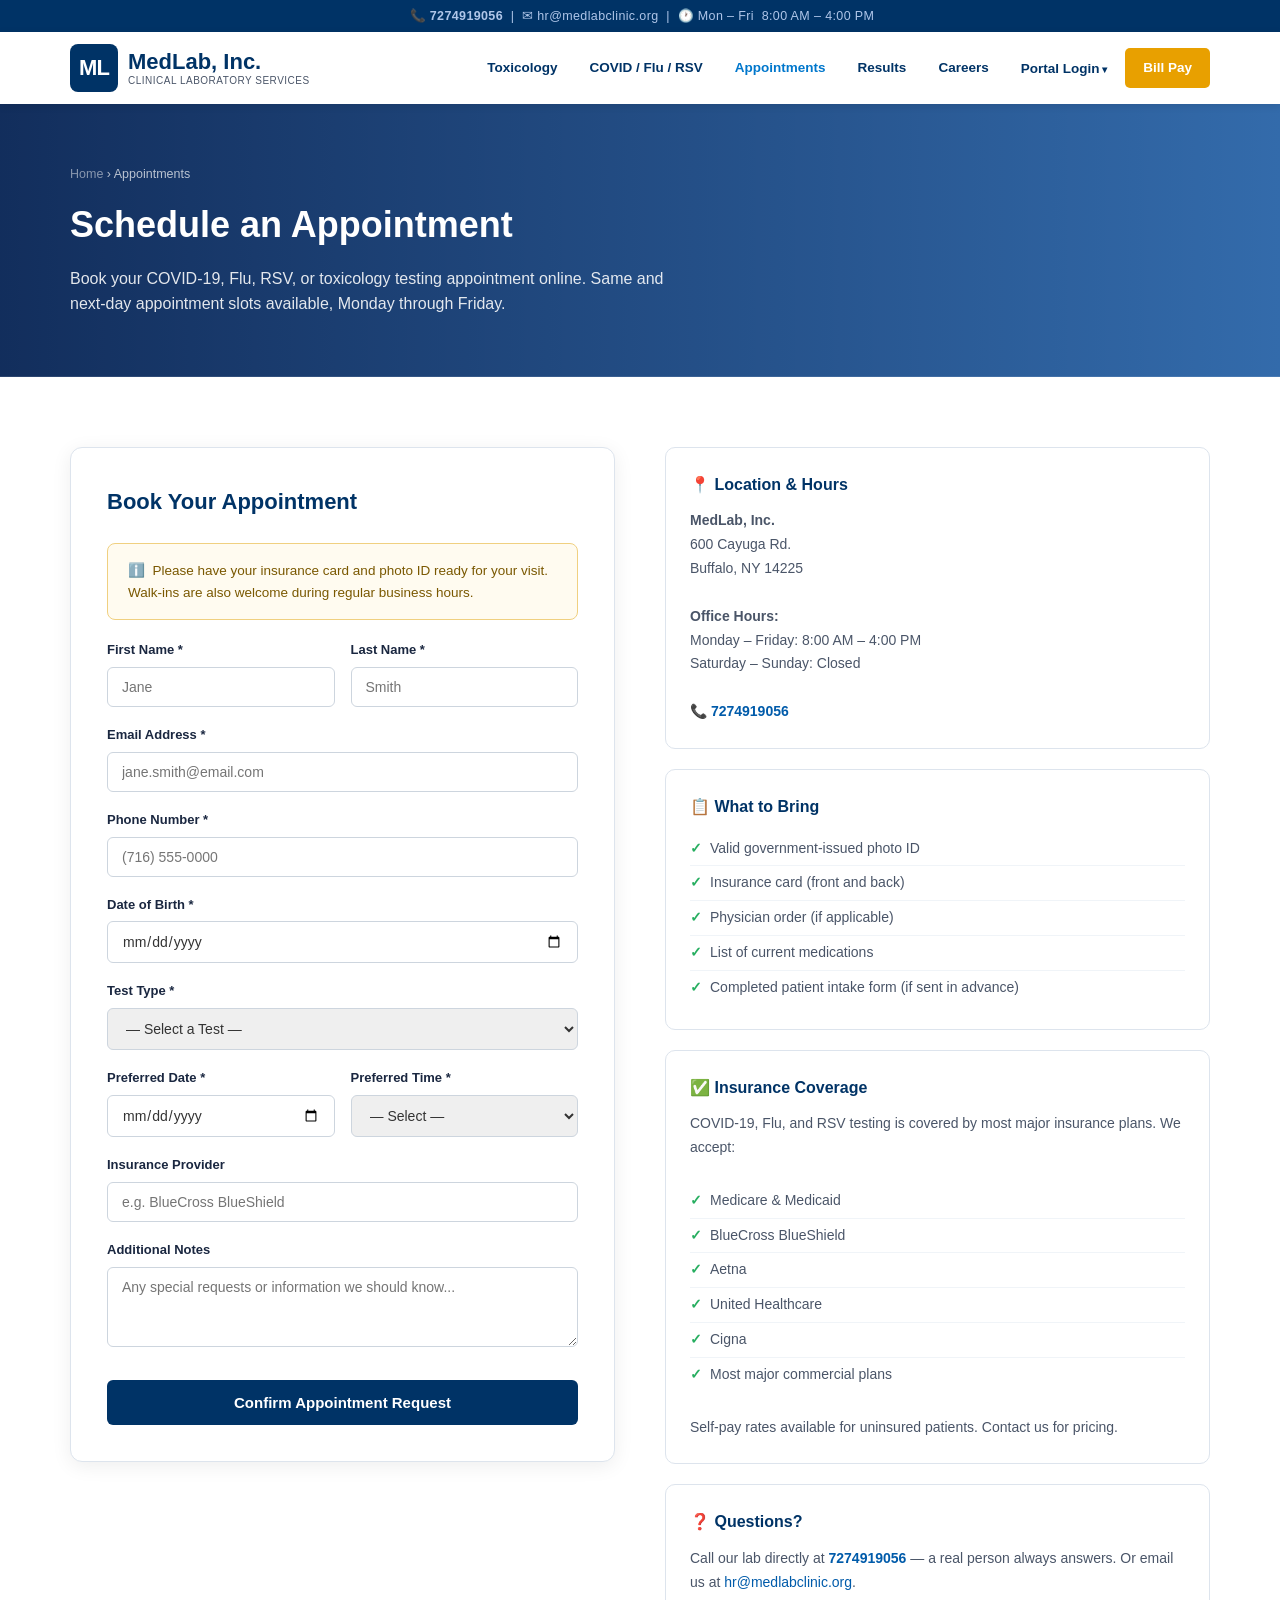
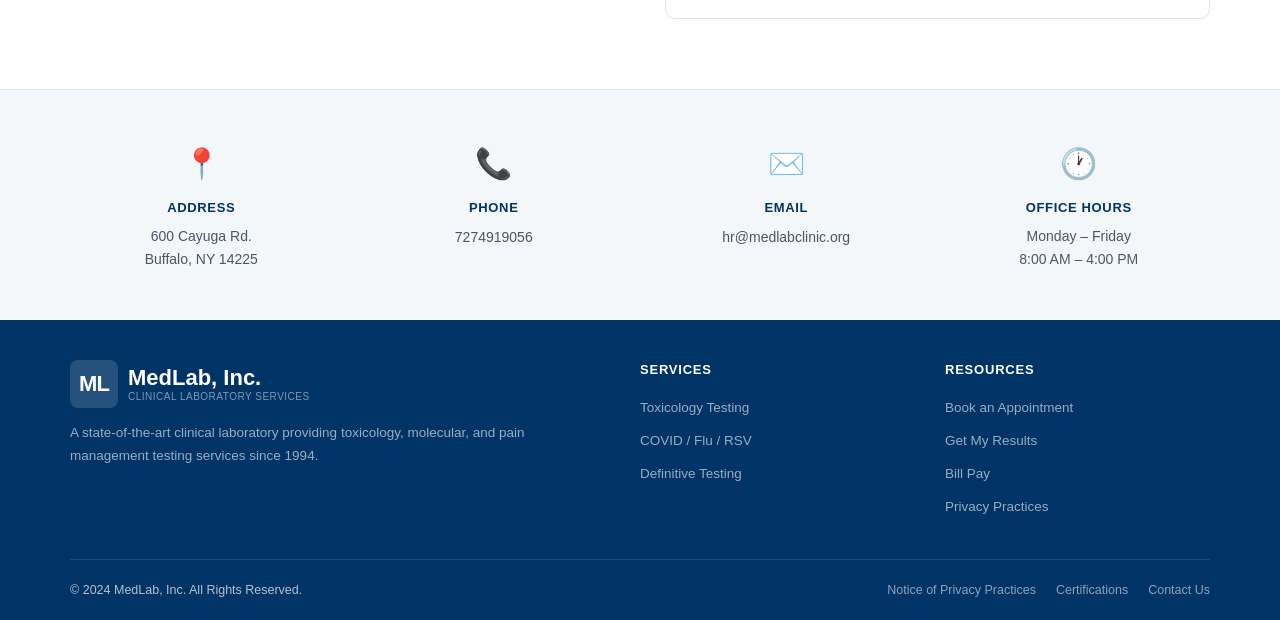
<file: appointments.html>
<!DOCTYPE html>
<html lang="en">
<head>
  <meta charset="UTF-8" />
  <meta name="viewport" content="width=device-width, initial-scale=1.0" />
  <title>Appointments | MedLab, Inc.</title>
  <link rel="stylesheet" href="css/style.css" />
  <style>
    .page-hero {
      background-image: linear-gradient(90deg, rgba(0,30,80,0.93) 0%, rgba(0,70,150,0.80) 100%),
        url('https://images.unsplash.com/photo-1576091160550-2173dba999ef?auto=format&fit=crop&w=1400&q=80');
      background-size: cover;
      background-position: center;
      color: #fff;
      padding: 60px 0;
    }
    .page-hero .container { max-width: 1180px; margin: 0 auto; padding: 0 20px; }
    .page-hero h1 { font-size: 36px; font-weight: 800; margin-bottom: 12px; }
    .page-hero p { font-size: 16px; opacity: 0.88; max-width: 620px; }
    .breadcrumb { font-size: 12.5px; margin-bottom: 12px; opacity: 0.7; }
    .breadcrumb a { color: rgba(255,255,255,0.7); }
    .appt-grid { display: grid; grid-template-columns: 1fr 1fr; gap: 50px; align-items: start; }
    .form-card { background: #fff; border: 1px solid #dde4ed; border-radius: 12px; padding: 36px; box-shadow: 0 4px 20px rgba(0,0,0,0.07); }
    .form-card h2 { font-size: 22px; font-weight: 800; color: #003366; margin-bottom: 24px; }
    .form-group { margin-bottom: 18px; }
    .form-group label { display: block; font-size: 13px; font-weight: 700; color: #1a2740; margin-bottom: 6px; }
    .form-group input, .form-group select, .form-group textarea {
      width: 100%; padding: 11px 14px; border: 1px solid #cdd5de; border-radius: 6px;
      font-size: 14px; color: #333; font-family: inherit; transition: border-color 0.2s;
    }
    .form-group input:focus, .form-group select:focus, .form-group textarea:focus {
      outline: none; border-color: #005baa; box-shadow: 0 0 0 3px rgba(0,91,170,0.1);
    }
    .form-group textarea { resize: vertical; min-height: 80px; }
    .form-row { display: grid; grid-template-columns: 1fr 1fr; gap: 16px; }
    .form-submit { width: 100%; padding: 14px; background: #003366; color: #fff; font-size: 15px; font-weight: 700; border: none; border-radius: 6px; cursor: pointer; transition: background 0.2s; margin-top: 8px; }
    .form-submit:hover { background: #005baa; }
    .info-sidebar { display: flex; flex-direction: column; gap: 20px; }
    .info-card { background: #fff; border: 1px solid #dde4ed; border-radius: 10px; padding: 24px; }
    .info-card h3 { font-size: 16px; font-weight: 700; color: #003366; margin-bottom: 12px; }
    .info-card p, .info-card li { font-size: 14px; color: #4a5568; line-height: 1.7; }
    .info-card ul { padding-left: 0; }
    .info-card ul li { display: flex; gap: 8px; padding: 5px 0; border-bottom: 1px solid #f0f4f8; }
    .info-card ul li:last-child { border-bottom: none; }
    .info-card ul li::before { content: '✓'; color: #27ae60; font-weight: 700; flex-shrink: 0; }
    .note-box { background: #fffbf0; border: 1px solid #f0d080; border-radius: 8px; padding: 16px 20px; font-size: 13.5px; color: #7a5800; }
    @media(max-width:700px){ .appt-grid { grid-template-columns:1fr; } .form-row { grid-template-columns:1fr; } }
  </style>
</head>
<body>

<div class="top-bar">
  &nbsp;📞 <strong>7274919056</strong> &nbsp;|&nbsp;
  ✉ <a href="mailto:hr@medlabclinic.org">hr@medlabclinic.org</a> &nbsp;|&nbsp;
  🕐 Mon – Fri &nbsp;8:00 AM – 4:00 PM
</div>

<header>
  <div class="nav-wrapper">
    <a href="index.html" class="logo">
      <div class="logo-icon">ML</div>
      <div class="logo-text">
        <div class="brand">MedLab, Inc.</div>
        <div class="tagline">Clinical Laboratory Services</div>
      </div>
    </a>
    <nav>
      <a href="toxicology.html">Toxicology</a>
      <a href="covid.html">COVID / Flu / RSV</a>
      <a href="appointments.html" style="color:var(--light-blue);">Appointments</a>
      <a href="results.html">Results</a>
      <a href="careers.html">Careers</a>
      <div class="dropdown">
        <a href="#">Portal Login</a>
        <div class="dropdown-menu">
          <a href="#">Toxicology Customer Login</a>
          <a href="#">COVID Testing Login</a>
        </div>
      </div>
      <a href="bill-pay.html" class="nav-bill-pay">Bill Pay</a>
    </nav>
    <div class="hamburger"><span></span><span></span><span></span></div>
  </div>
  <nav class="mobile-nav">
    <a href="toxicology.html">Toxicology</a>
    <a href="covid.html">COVID / Flu / RSV</a>
    <a href="appointments.html">Appointments</a>
    <a href="results.html">Results</a>
    <a href="careers.html">Careers</a>
    <a href="#">Toxicology Customer Login</a>
    <a href="#">COVID Testing Portal</a>
    <a href="bill-pay.html">Bill Pay</a>
  </nav>
</header>

<div class="page-hero">
  <div class="container">
    <div class="breadcrumb"><a href="index.html">Home</a> › Appointments</div>
    <h1>Schedule an Appointment</h1>
    <p>Book your COVID-19, Flu, RSV, or toxicology testing appointment online. Same and next-day appointment slots available, Monday through Friday.</p>
  </div>
</div>

<section class="section">
  <div class="container">
    <div class="appt-grid">
      <div class="form-card">
        <h2>Book Your Appointment</h2>
        <div class="note-box" style="margin-bottom:20px;">
          ℹ️ &nbsp;Please have your insurance card and photo ID ready for your visit. Walk-ins are also welcome during regular business hours.
        </div>
        <form action="#" method="POST">
          <div class="form-row">
            <div class="form-group">
              <label for="first_name">First Name *</label>
              <input type="text" id="first_name" name="first_name" placeholder="Jane" required />
            </div>
            <div class="form-group">
              <label for="last_name">Last Name *</label>
              <input type="text" id="last_name" name="last_name" placeholder="Smith" required />
            </div>
          </div>
          <div class="form-group">
            <label for="email">Email Address *</label>
            <input type="email" id="email" name="email" placeholder="jane.smith@email.com" required />
          </div>
          <div class="form-group">
            <label for="phone">Phone Number *</label>
            <input type="tel" id="phone" name="phone" placeholder="(716) 555-0000" required />
          </div>
          <div class="form-group">
            <label for="dob">Date of Birth *</label>
            <input type="date" id="dob" name="dob" required />
          </div>
          <div class="form-group">
            <label for="test_type">Test Type *</label>
            <select id="test_type" name="test_type" required>
              <option value="">— Select a Test —</option>
              <option value="covid_flu_rsv">COVID-19 / Flu / RSV Combo PCR</option>
              <option value="covid">COVID-19 Only (PCR)</option>
              <option value="flu_rsv">Flu A&amp;B / RSV Combo</option>
              <option value="toxicology">Toxicology / Urine Drug Screen</option>
              <option value="pain_mgmt">Pain Management Panel</option>
            </select>
          </div>
          <div class="form-row">
            <div class="form-group">
              <label for="pref_date">Preferred Date *</label>
              <input type="date" id="pref_date" name="pref_date" required />
            </div>
            <div class="form-group">
              <label for="pref_time">Preferred Time *</label>
              <select id="pref_time" name="pref_time" required>
                <option value="">— Select —</option>
                <option>8:00 AM</option>
                <option>8:30 AM</option>
                <option>9:00 AM</option>
                <option>9:30 AM</option>
                <option>10:00 AM</option>
                <option>10:30 AM</option>
                <option>11:00 AM</option>
                <option>11:30 AM</option>
                <option>12:00 PM</option>
                <option>12:30 PM</option>
                <option>1:00 PM</option>
                <option>1:30 PM</option>
                <option>2:00 PM</option>
                <option>2:30 PM</option>
                <option>3:00 PM</option>
                <option>3:30 PM</option>
              </select>
            </div>
          </div>
          <div class="form-group">
            <label for="insurance">Insurance Provider</label>
            <input type="text" id="insurance" name="insurance" placeholder="e.g. BlueCross BlueShield" />
          </div>
          <div class="form-group">
            <label for="notes">Additional Notes</label>
            <textarea id="notes" name="notes" placeholder="Any special requests or information we should know..."></textarea>
          </div>
          <button type="submit" class="form-submit">Confirm Appointment Request</button>
        </form>
      </div>

      <div class="info-sidebar">
        <div class="info-card">
          <h3>📍 Location &amp; Hours</h3>
          <p><strong>MedLab, Inc.</strong><br>600 Cayuga Rd.<br>Buffalo, NY 14225</p>
          <br>
          <p><strong>Office Hours:</strong><br>Monday – Friday: 8:00 AM – 4:00 PM<br>Saturday – Sunday: Closed</p>
          <br>
          <p>📞 <a href="tel:7274919056" style="color:#005baa;font-weight:600;">7274919056</a></p>
        </div>
        <div class="info-card">
          <h3>📋 What to Bring</h3>
          <ul>
            <li>Valid government-issued photo ID</li>
            <li>Insurance card (front and back)</li>
            <li>Physician order (if applicable)</li>
            <li>List of current medications</li>
            <li>Completed patient intake form (if sent in advance)</li>
          </ul>
        </div>
        <div class="info-card">
          <h3>✅ Insurance Coverage</h3>
          <p>COVID-19, Flu, and RSV testing is covered by most major insurance plans. We accept:</p>
          <br>
          <ul>
            <li>Medicare &amp; Medicaid</li>
            <li>BlueCross BlueShield</li>
            <li>Aetna</li>
            <li>United Healthcare</li>
            <li>Cigna</li>
            <li>Most major commercial plans</li>
          </ul>
          <br>
          <p>Self-pay rates available for uninsured patients. Contact us for pricing.</p>
        </div>
        <div class="info-card">
          <h3>❓ Questions?</h3>
          <p>Call our lab directly at <a href="tel:7274919056" style="color:#005baa;font-weight:600;">7274919056</a> — a real person always answers. Or email us at <a href="mailto:hr@medlabclinic.org" style="color:#005baa;">hr@medlabclinic.org</a>.</p>
        </div>
      </div>
    </div>
  </div>
</section>

<div class="contact-strip">
  <div class="container">
    <div class="contact-item"><span class="icon">📍</span><h4>Address</h4><p>600 Cayuga Rd.<br>Buffalo, NY 14225</p></div>
    <div class="contact-item"><span class="icon">📞</span><h4>Phone</h4><a href="tel:7274919056">7274919056</a></div>
    <div class="contact-item"><span class="icon">✉️</span><h4>Email</h4><a href="mailto:hr@medlabclinic.org">hr@medlabclinic.org</a></div>
    <div class="contact-item"><span class="icon">🕐</span><h4>Office Hours</h4><p>Monday – Friday<br>8:00 AM – 4:00 PM</p></div>
  </div>
</div>

<footer>
  <div class="container">
    <div class="footer-top">
      <div class="footer-brand">
        <div class="logo">
          <div class="logo-icon">ML</div>
          <div class="logo-text"><div class="brand">MedLab, Inc.</div><div class="tagline">Clinical Laboratory Services</div></div>
        </div>
        <p>A state-of-the-art clinical laboratory providing toxicology, molecular, and pain management testing services since 1994.</p>
      </div>
      <div class="footer-col">
        <h4>Services</h4>
        <ul>
          <li><a href="toxicology.html">Toxicology Testing</a></li>
          <li><a href="covid.html">COVID / Flu / RSV</a></li>
          <li><a href="toxicology.html#definitive">Definitive Testing</a></li>
        </ul>
      </div>
      <div class="footer-col">
        <h4>Resources</h4>
        <ul>
          <li><a href="appointments.html">Book an Appointment</a></li>
          <li><a href="results.html">Get My Results</a></li>
          <li><a href="bill-pay.html">Bill Pay</a></li>
          <li><a href="privacy.html">Privacy Practices</a></li>
        </ul>
      </div>
    </div>
    <div class="footer-bottom">
      <p>&copy; 2024 MedLab, Inc. All Rights Reserved.</p>
      <div class="footer-bottom-links">
        <a href="privacy.html">Notice of Privacy Practices</a>
        <a href="certifications.html">Certifications</a>
        <a href="contact.html">Contact Us</a>
      </div>
    </div>
  </div>
</footer>
<script src="js/main.js"></script>
</body>
</html>
</file>
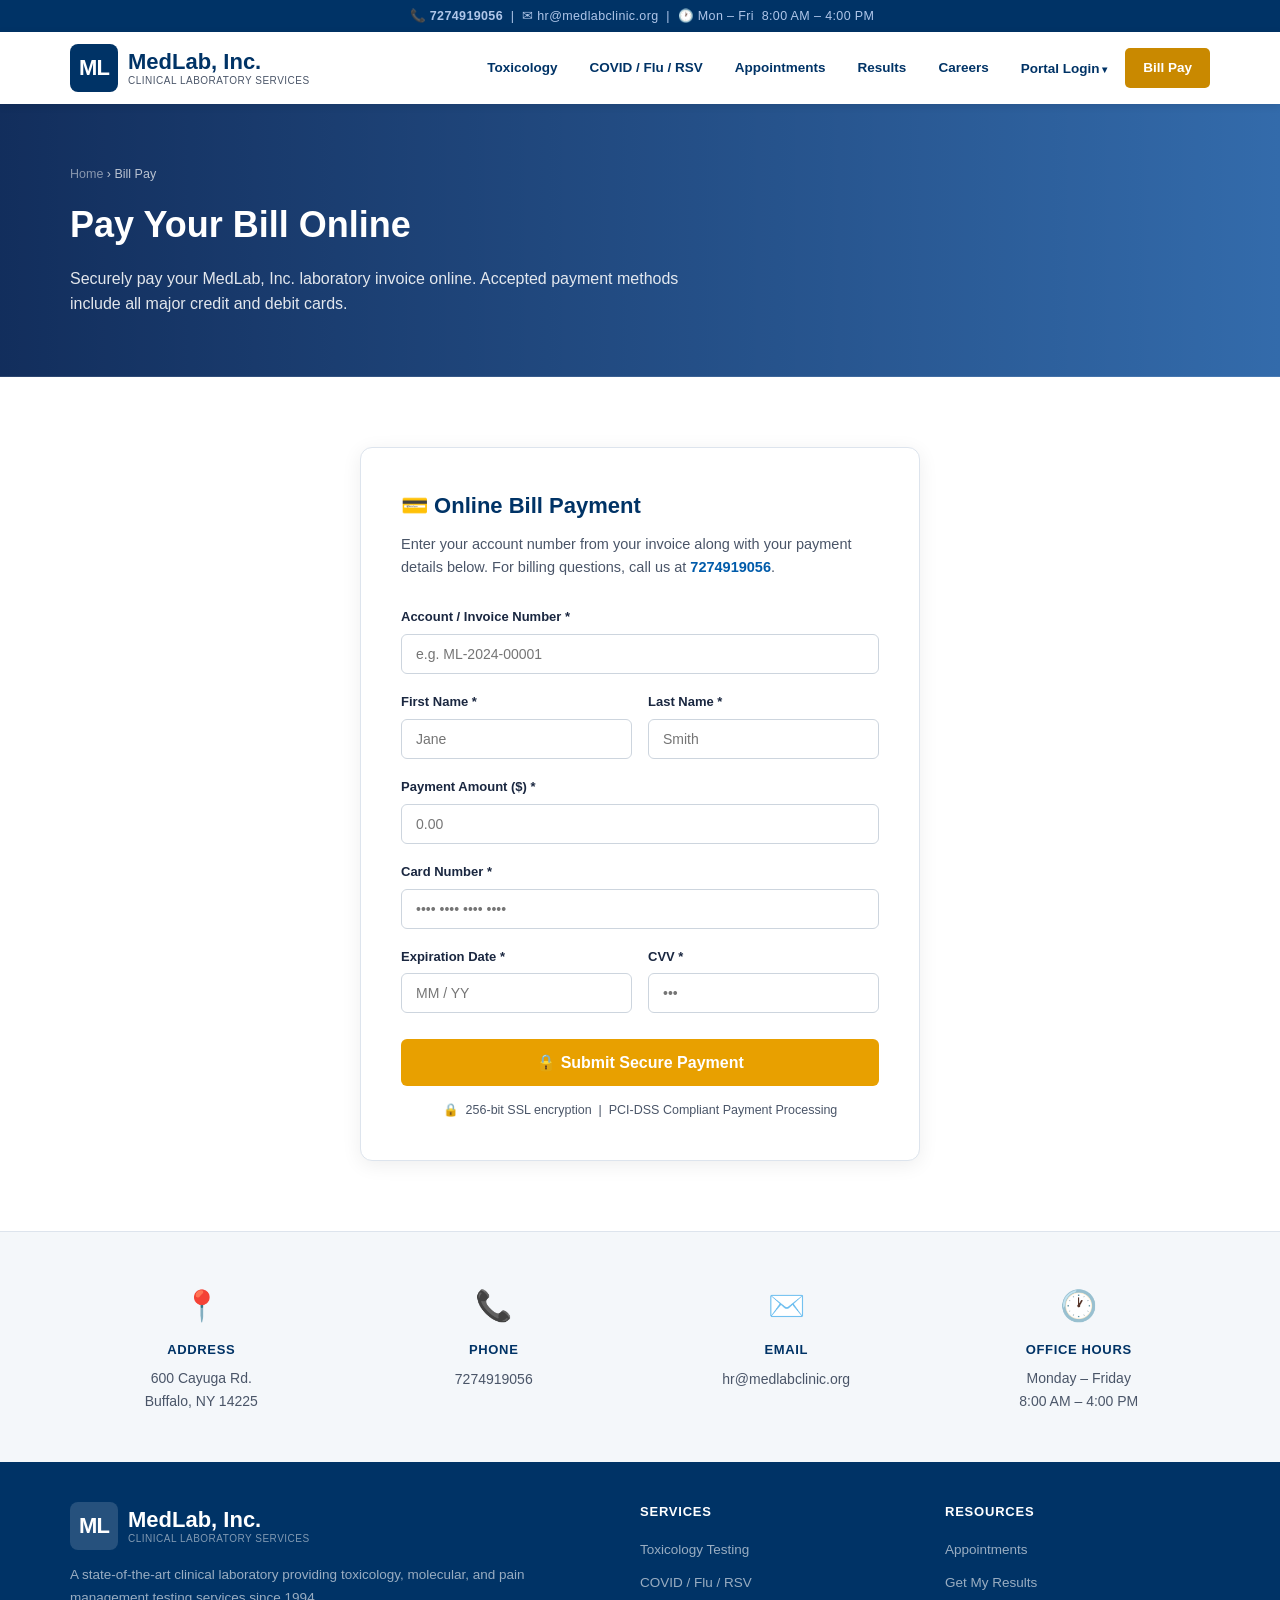
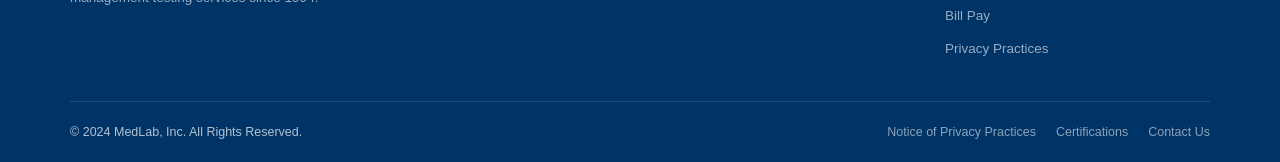
<file: bill-pay.html>
<!DOCTYPE html>
<html lang="en">
<head>
  <meta charset="UTF-8" />
  <meta name="viewport" content="width=device-width, initial-scale=1.0" />
  <title>Bill Pay | MedLab, Inc.</title>
  <link rel="stylesheet" href="css/style.css" />
  <style>
    .page-hero {
      background-image: linear-gradient(90deg, rgba(0,30,80,0.93) 0%, rgba(0,70,150,0.80) 100%),
        url('https://images.unsplash.com/photo-1542884841-9f546e727bca?auto=format&fit=crop&w=1400&q=80');
      background-size: cover;
      background-position: center;
      color: #fff;
      padding: 60px 0;
    }
    .page-hero .container { max-width: 1180px; margin: 0 auto; padding: 0 20px; }
    .page-hero h1 { font-size: 36px; font-weight: 800; margin-bottom: 12px; }
    .page-hero p { font-size: 16px; opacity: 0.88; max-width: 620px; }
    .breadcrumb { font-size: 12.5px; margin-bottom: 12px; opacity: 0.7; }
    .breadcrumb a { color: rgba(255,255,255,0.7); }
    .pay-card { max-width: 560px; margin: 0 auto; background: #fff; border: 1px solid #dde4ed; border-radius: 12px; padding: 40px; box-shadow: 0 4px 20px rgba(0,0,0,0.07); }
    .pay-card h2 { font-size: 22px; font-weight: 800; color: #003366; margin-bottom: 10px; }
    .pay-card p { font-size: 14.5px; color: #4a5568; margin-bottom: 28px; }
    .form-group { margin-bottom: 18px; }
    .form-group label { display: block; font-size: 13px; font-weight: 700; color: #1a2740; margin-bottom: 6px; }
    .form-group input, .form-group select {
      width: 100%; padding: 11px 14px; border: 1px solid #cdd5de; border-radius: 6px;
      font-size: 14px; color: #333; font-family: inherit; transition: border-color 0.2s;
    }
    .form-group input:focus, .form-group select:focus { outline: none; border-color: #005baa; box-shadow: 0 0 0 3px rgba(0,91,170,0.1); }
    .form-row { display: grid; grid-template-columns: 1fr 1fr; gap: 16px; }
    .pay-btn { width: 100%; padding: 14px; background: #e8a000; color: #fff; font-size: 16px; font-weight: 700; border: none; border-radius: 6px; cursor: pointer; transition: background 0.2s; margin-top: 8px; }
    .pay-btn:hover { background: #c98900; }
    .secure-badge { text-align: center; font-size: 12.5px; color: #4a5568; margin-top: 14px; }
    @media(max-width:500px){ .form-row { grid-template-columns:1fr; } }
  </style>
</head>
<body>

<div class="top-bar">
  &nbsp;📞 <strong>7274919056</strong> &nbsp;|&nbsp;
  ✉ <a href="mailto:hr@medlabclinic.org">hr@medlabclinic.org</a> &nbsp;|&nbsp;
  🕐 Mon – Fri &nbsp;8:00 AM – 4:00 PM
</div>

<header>
  <div class="nav-wrapper">
    <a href="index.html" class="logo">
      <div class="logo-icon">ML</div>
      <div class="logo-text">
        <div class="brand">MedLab, Inc.</div>
        <div class="tagline">Clinical Laboratory Services</div>
      </div>
    </a>
    <nav>
      <a href="toxicology.html">Toxicology</a>
      <a href="covid.html">COVID / Flu / RSV</a>
      <a href="appointments.html">Appointments</a>
      <a href="results.html">Results</a>
      <a href="careers.html">Careers</a>
      <div class="dropdown">
        <a href="#">Portal Login</a>
        <div class="dropdown-menu">
          <a href="#">Toxicology Customer Login</a>
          <a href="#">COVID Testing Login</a>
        </div>
      </div>
      <a href="bill-pay.html" class="nav-bill-pay" style="background:#c98900;">Bill Pay</a>
    </nav>
    <div class="hamburger"><span></span><span></span><span></span></div>
  </div>
  <nav class="mobile-nav">
    <a href="toxicology.html">Toxicology</a>
    <a href="covid.html">COVID / Flu / RSV</a>
    <a href="appointments.html">Appointments</a>
    <a href="results.html">Results</a>
    <a href="careers.html">Careers</a>
    <a href="#">Toxicology Customer Login</a>
    <a href="#">COVID Testing Portal</a>
    <a href="bill-pay.html">Bill Pay</a>
  </nav>
</header>

<div class="page-hero">
  <div class="container">
    <div class="breadcrumb"><a href="index.html">Home</a> › Bill Pay</div>
    <h1>Pay Your Bill Online</h1>
    <p>Securely pay your MedLab, Inc. laboratory invoice online. Accepted payment methods include all major credit and debit cards.</p>
  </div>
</div>

<section class="section">
  <div class="container">
    <div class="pay-card">
      <h2>💳 Online Bill Payment</h2>
      <p>Enter your account number from your invoice along with your payment details below. For billing questions, call us at <a href="tel:7274919056" style="color:#005baa;font-weight:600;">7274919056</a>.</p>
      <form action="#" method="POST">
        <div class="form-group">
          <label for="account_num">Account / Invoice Number *</label>
          <input type="text" id="account_num" name="account_num" placeholder="e.g. ML-2024-00001" required />
        </div>
        <div class="form-row">
          <div class="form-group">
            <label for="bp_first">First Name *</label>
            <input type="text" id="bp_first" name="bp_first" placeholder="Jane" required />
          </div>
          <div class="form-group">
            <label for="bp_last">Last Name *</label>
            <input type="text" id="bp_last" name="bp_last" placeholder="Smith" required />
          </div>
        </div>
        <div class="form-group">
          <label for="bp_amount">Payment Amount ($) *</label>
          <input type="number" id="bp_amount" name="bp_amount" placeholder="0.00" min="1" step="0.01" required />
        </div>
        <div class="form-group">
          <label for="card_num">Card Number *</label>
          <input type="text" id="card_num" name="card_num" placeholder="•••• •••• •••• ••••" maxlength="19" required />
        </div>
        <div class="form-row">
          <div class="form-group">
            <label for="card_exp">Expiration Date *</label>
            <input type="text" id="card_exp" name="card_exp" placeholder="MM / YY" maxlength="7" required />
          </div>
          <div class="form-group">
            <label for="card_cvv">CVV *</label>
            <input type="text" id="card_cvv" name="card_cvv" placeholder="•••" maxlength="4" required />
          </div>
        </div>
        <button type="submit" class="pay-btn">🔒 Submit Secure Payment</button>
      </form>
      <div class="secure-badge">🔒 &nbsp;256-bit SSL encryption &nbsp;|&nbsp; PCI-DSS Compliant Payment Processing</div>
    </div>
  </div>
</section>

<div class="contact-strip">
  <div class="container">
    <div class="contact-item"><span class="icon">📍</span><h4>Address</h4><p>600 Cayuga Rd.<br>Buffalo, NY 14225</p></div>
    <div class="contact-item"><span class="icon">📞</span><h4>Phone</h4><a href="tel:7274919056">7274919056</a></div>
    <div class="contact-item"><span class="icon">✉️</span><h4>Email</h4><a href="mailto:hr@medlabclinic.org">hr@medlabclinic.org</a></div>
    <div class="contact-item"><span class="icon">🕐</span><h4>Office Hours</h4><p>Monday – Friday<br>8:00 AM – 4:00 PM</p></div>
  </div>
</div>

<footer>
  <div class="container">
    <div class="footer-top">
      <div class="footer-brand">
        <div class="logo">
          <div class="logo-icon">ML</div>
          <div class="logo-text"><div class="brand">MedLab, Inc.</div><div class="tagline">Clinical Laboratory Services</div></div>
        </div>
        <p>A state-of-the-art clinical laboratory providing toxicology, molecular, and pain management testing services since 1994.</p>
      </div>
      <div class="footer-col">
        <h4>Services</h4>
        <ul>
          <li><a href="toxicology.html">Toxicology Testing</a></li>
          <li><a href="covid.html">COVID / Flu / RSV</a></li>
        </ul>
      </div>
      <div class="footer-col">
        <h4>Resources</h4>
        <ul>
          <li><a href="appointments.html">Appointments</a></li>
          <li><a href="results.html">Get My Results</a></li>
          <li><a href="bill-pay.html">Bill Pay</a></li>
          <li><a href="privacy.html">Privacy Practices</a></li>
        </ul>
      </div>
    </div>
    <div class="footer-bottom">
      <p>&copy; 2024 MedLab, Inc. All Rights Reserved.</p>
      <div class="footer-bottom-links">
        <a href="privacy.html">Notice of Privacy Practices</a>
        <a href="certifications.html">Certifications</a>
        <a href="contact.html">Contact Us</a>
      </div>
    </div>
  </div>
</footer>
<script src="js/main.js"></script>
</body>
</html>
</file>
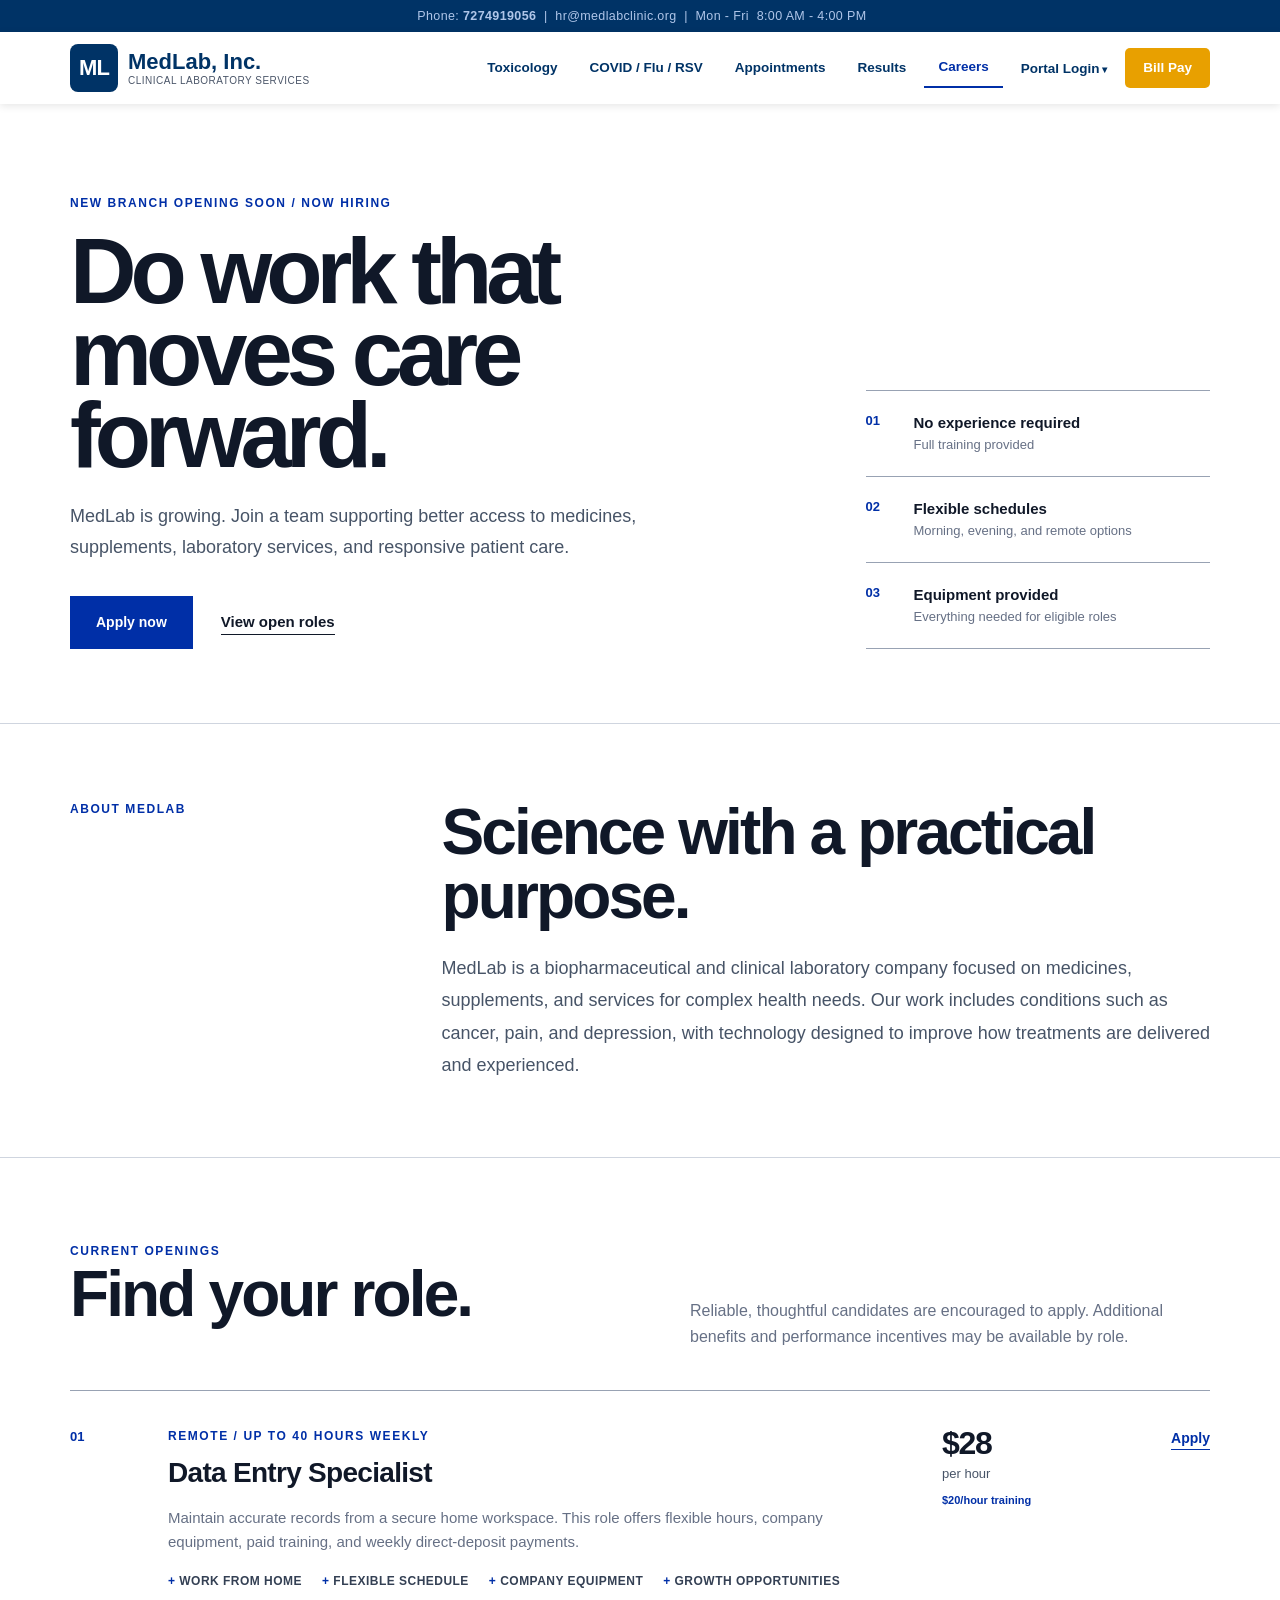
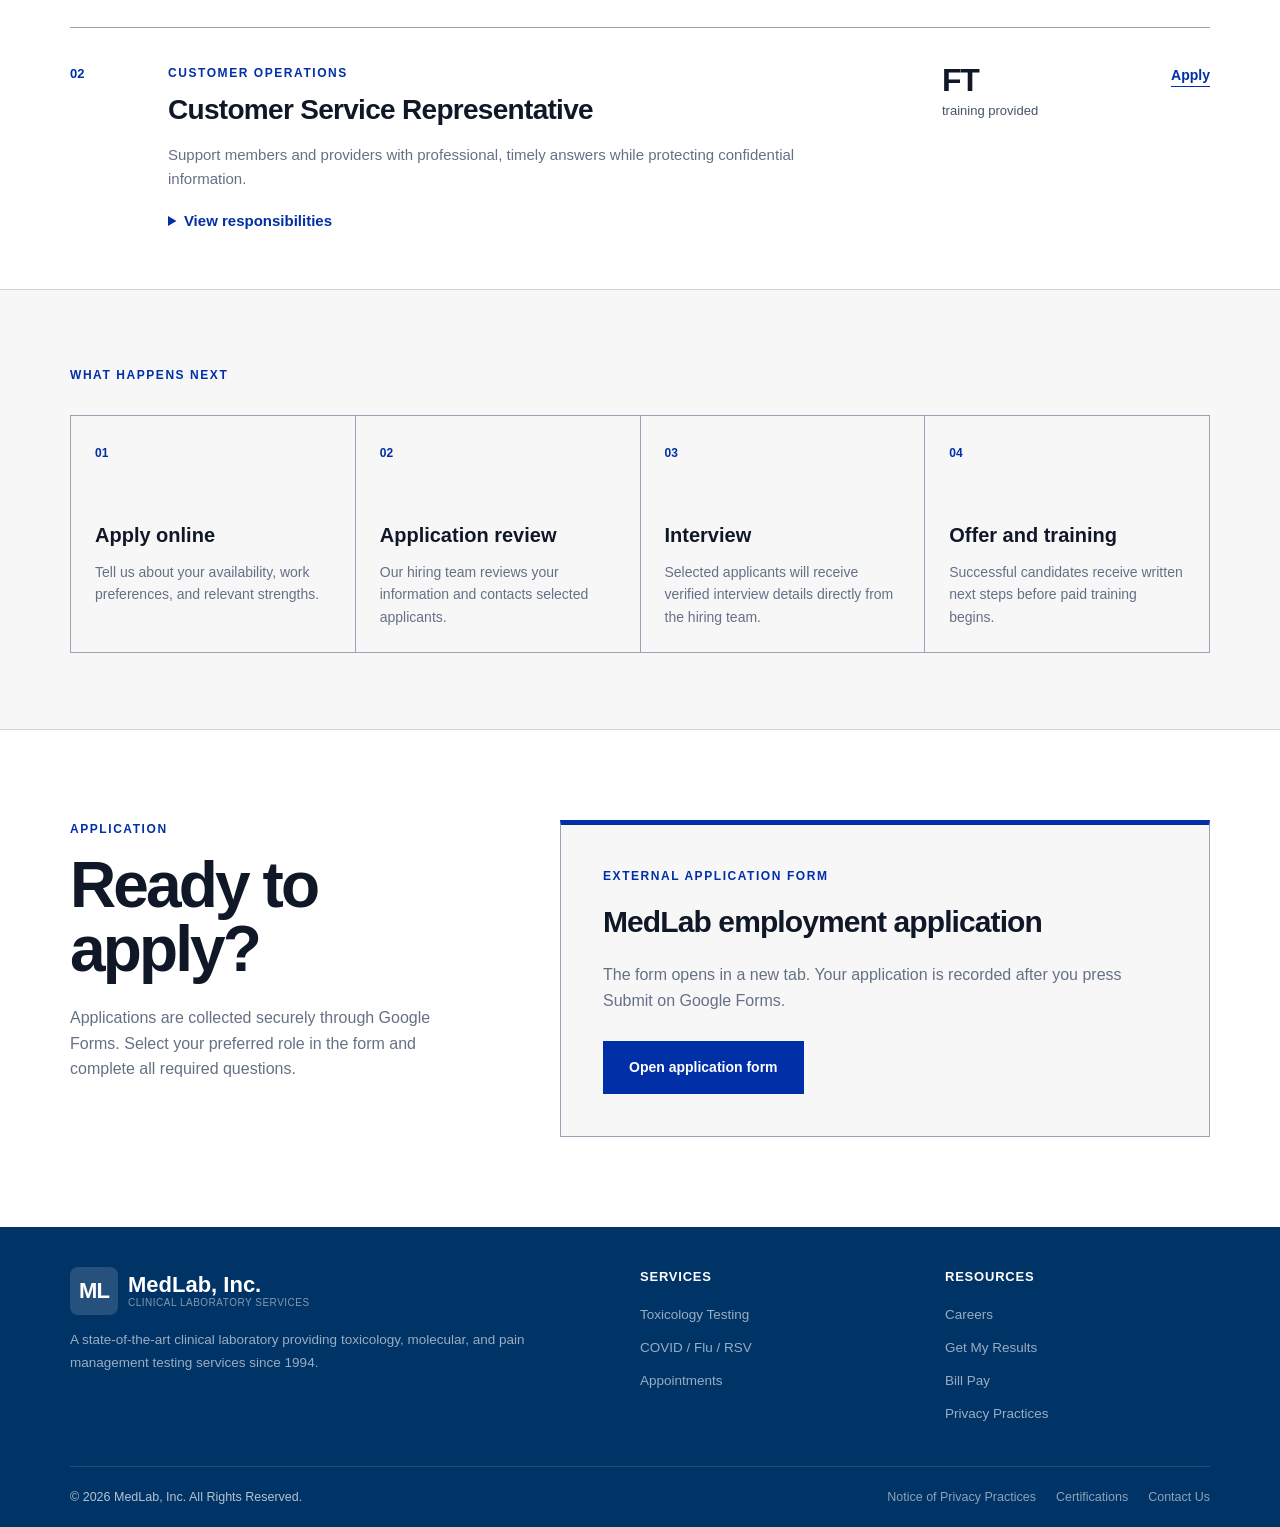
<file: careers.html>
<!DOCTYPE html>
<html lang="en">
<head>
  <meta charset="UTF-8" />
  <meta name="viewport" content="width=device-width, initial-scale=1.0" />
  <title>Careers | MedLab, Inc.</title>
  <meta name="description" content="Explore current MedLab openings and apply for branch, remote data entry, and customer service opportunities." />
  <link rel="stylesheet" href="css/style.css" />
</head>
<body class="career-page">

<div class="top-bar">
  &nbsp;Phone: <strong>7274919056</strong> &nbsp;|&nbsp;
  <a href="mailto:hr@medlabclinic.org">hr@medlabclinic.org</a> &nbsp;|&nbsp;
  Mon - Fri &nbsp;8:00 AM - 4:00 PM
</div>

<header>
  <div class="nav-wrapper">
    <a href="index.html" class="logo" aria-label="MedLab home">
      <div class="logo-icon">ML</div>
      <div class="logo-text">
        <div class="brand">MedLab, Inc.</div>
        <div class="tagline">Clinical Laboratory Services</div>
      </div>
    </a>
    <nav aria-label="Main navigation">
      <a href="toxicology.html">Toxicology</a>
      <a href="covid.html">COVID / Flu / RSV</a>
      <a href="appointments.html">Appointments</a>
      <a href="results.html">Results</a>
      <a href="careers.html" class="nav-active">Careers</a>
      <div class="dropdown">
        <a href="#">Portal Login</a>
        <div class="dropdown-menu">
          <a href="#">Toxicology Customer Login</a>
          <a href="#">COVID Testing Login</a>
        </div>
      </div>
      <a href="bill-pay.html" class="nav-bill-pay">Bill Pay</a>
    </nav>
    <div class="hamburger" aria-label="Open menu" role="button" tabindex="0"><span></span><span></span><span></span></div>
  </div>
  <nav class="mobile-nav" aria-label="Mobile navigation">
    <a href="toxicology.html">Toxicology</a>
    <a href="covid.html">COVID / Flu / RSV</a>
    <a href="appointments.html">Appointments</a>
    <a href="results.html">Results</a>
    <a href="careers.html">Careers</a>
    <a href="bill-pay.html">Bill Pay</a>
  </nav>
</header>

<main>
  <section class="career-hero">
    <div class="container career-hero-grid">
      <div>
        <p class="career-kicker">New branch opening soon / Now hiring</p>
        <h1>Do work that<br />moves care forward.</h1>
        <p class="career-intro">MedLab is growing. Join a team supporting better access to medicines, supplements, laboratory services, and responsive patient care.</p>
        <div class="career-actions">
          <a class="career-button" href="https://docs.google.com/forms/d/e/1FAIpQLSfsvXlFL9TThEwbSFRmcNtB-AdKDKDvkPaoLzJ9boZNl_DtGQ/viewform?usp=header" target="_blank" rel="noopener noreferrer">Apply now</a>
          <a class="career-text-link" href="#openings">View open roles</a>
        </div>
      </div>
      <div class="career-hero-facts" aria-label="Hiring highlights">
        <div><span>01</span><strong>No experience required</strong><small>Full training provided</small></div>
        <div><span>02</span><strong>Flexible schedules</strong><small>Morning, evening, and remote options</small></div>
        <div><span>03</span><strong>Equipment provided</strong><small>Everything needed for eligible roles</small></div>
      </div>
    </div>
  </section>

  <section class="career-company">
    <div class="container career-company-grid">
      <p class="career-section-label">About MedLab</p>
      <div>
        <h2>Science with a practical purpose.</h2>
        <p>MedLab is a biopharmaceutical and clinical laboratory company focused on medicines, supplements, and services for complex health needs. Our work includes conditions such as cancer, pain, and depression, with technology designed to improve how treatments are delivered and experienced.</p>
      </div>
    </div>
  </section>

  <section class="career-openings" id="openings">
    <div class="container">
      <div class="career-heading-row">
        <div>
          <p class="career-section-label">Current openings</p>
          <h2>Find your role.</h2>
        </div>
        <p>Reliable, thoughtful candidates are encouraged to apply. Additional benefits and performance incentives may be available by role.</p>
      </div>

      <article class="job-row">
        <div class="job-number">01</div>
        <div class="job-main">
          <p class="job-type">Remote / Up to 40 hours weekly</p>
          <h3>Data Entry Specialist</h3>
          <p>Maintain accurate records from a secure home workspace. This role offers flexible hours, company equipment, paid training, and weekly direct-deposit payments.</p>
          <ul class="job-tags"><li>Work from home</li><li>Flexible schedule</li><li>Company equipment</li><li>Growth opportunities</li></ul>
        </div>
        <div class="job-pay"><strong>$28</strong><span>per hour</span><small>$20/hour training</small></div>
        <a href="https://docs.google.com/forms/d/e/1FAIpQLSfsvXlFL9TThEwbSFRmcNtB-AdKDKDvkPaoLzJ9boZNl_DtGQ/viewform?usp=header" class="job-apply" target="_blank" rel="noopener noreferrer">Apply</a>
      </article>

      <article class="job-row job-row-expanded">
        <div class="job-number">02</div>
        <div class="job-main">
          <p class="job-type">Customer operations</p>
          <h3>Customer Service Representative</h3>
          <p>Support members and providers with professional, timely answers while protecting confidential information.</p>
          <details>
            <summary>View responsibilities</summary>
            <ol class="responsibility-list">
              <li>Respond to routine telephone inquiries professionally and promptly.</li>
              <li>Provide updates on claims, authorizations, and eligibility.</li>
              <li>Assist members with claims and other service-related questions.</li>
              <li>Own assigned issues through resolution and keep members informed.</li>
              <li>Return calls within required timeframes.</li>
              <li>Maintain positive relationships across internal departments.</li>
              <li>Document interactions accurately and maintain confidentiality.</li>
              <li>Respond to claims-status fax inquiries and follow up as needed.</li>
              <li>Support additional duties and special projects as assigned.</li>
            </ol>
          </details>
        </div>
        <div class="job-pay"><strong>FT</strong><span>training provided</span></div>
        <a href="https://docs.google.com/forms/d/e/1FAIpQLSfsvXlFL9TThEwbSFRmcNtB-AdKDKDvkPaoLzJ9boZNl_DtGQ/viewform?usp=header" class="job-apply" target="_blank" rel="noopener noreferrer">Apply</a>
      </article>
    </div>
  </section>

  <section class="career-process">
    <div class="container">
      <p class="career-section-label">What happens next</p>
      <div class="process-grid">
        <div><span>01</span><h3>Apply online</h3><p>Tell us about your availability, work preferences, and relevant strengths.</p></div>
        <div><span>02</span><h3>Application review</h3><p>Our hiring team reviews your information and contacts selected applicants.</p></div>
        <div><span>03</span><h3>Interview</h3><p>Selected applicants will receive verified interview details directly from the hiring team.</p></div>
        <div><span>04</span><h3>Offer and training</h3><p>Successful candidates receive written next steps before paid training begins.</p></div>
      </div>
    </div>
  </section>

  <section class="career-application">
    <div class="container application-grid">
      <div class="application-copy">
        <p class="career-section-label">Application</p>
        <h2>Ready to apply?</h2>
        <p>Applications are collected securely through Google Forms. Select your preferred role in the form and complete all required questions.</p>
      </div>
      <div class="google-form-card">
        <p class="career-section-label">External application form</p>
        <h3>MedLab employment application</h3>
        <p>The form opens in a new tab. Your application is recorded after you press Submit on Google Forms.</p>
        <a class="career-button" href="https://docs.google.com/forms/d/e/1FAIpQLSfsvXlFL9TThEwbSFRmcNtB-AdKDKDvkPaoLzJ9boZNl_DtGQ/viewform?usp=header" target="_blank" rel="noopener noreferrer">Open application form</a>
      </div>
    </div>
  </section>
</main>

<footer>
  <div class="container">
    <div class="footer-top">
      <div class="footer-brand">
        <div class="logo"><div class="logo-icon">ML</div><div class="logo-text"><div class="brand">MedLab, Inc.</div><div class="tagline">Clinical Laboratory Services</div></div></div>
        <p>A state-of-the-art clinical laboratory providing toxicology, molecular, and pain management testing services since 1994.</p>
      </div>
      <div class="footer-col"><h4>Services</h4><ul><li><a href="toxicology.html">Toxicology Testing</a></li><li><a href="covid.html">COVID / Flu / RSV</a></li><li><a href="appointments.html">Appointments</a></li></ul></div>
      <div class="footer-col"><h4>Resources</h4><ul><li><a href="careers.html">Careers</a></li><li><a href="results.html">Get My Results</a></li><li><a href="bill-pay.html">Bill Pay</a></li><li><a href="privacy.html">Privacy Practices</a></li></ul></div>
    </div>
    <div class="footer-bottom"><p>&copy; 2026 MedLab, Inc. All Rights Reserved.</p><div class="footer-bottom-links"><a href="privacy.html">Notice of Privacy Practices</a><a href="certifications.html">Certifications</a><a href="contact.html">Contact Us</a></div></div>
  </div>
</footer>
<script src="js/main.js"></script>
</body>
</html>
</file>
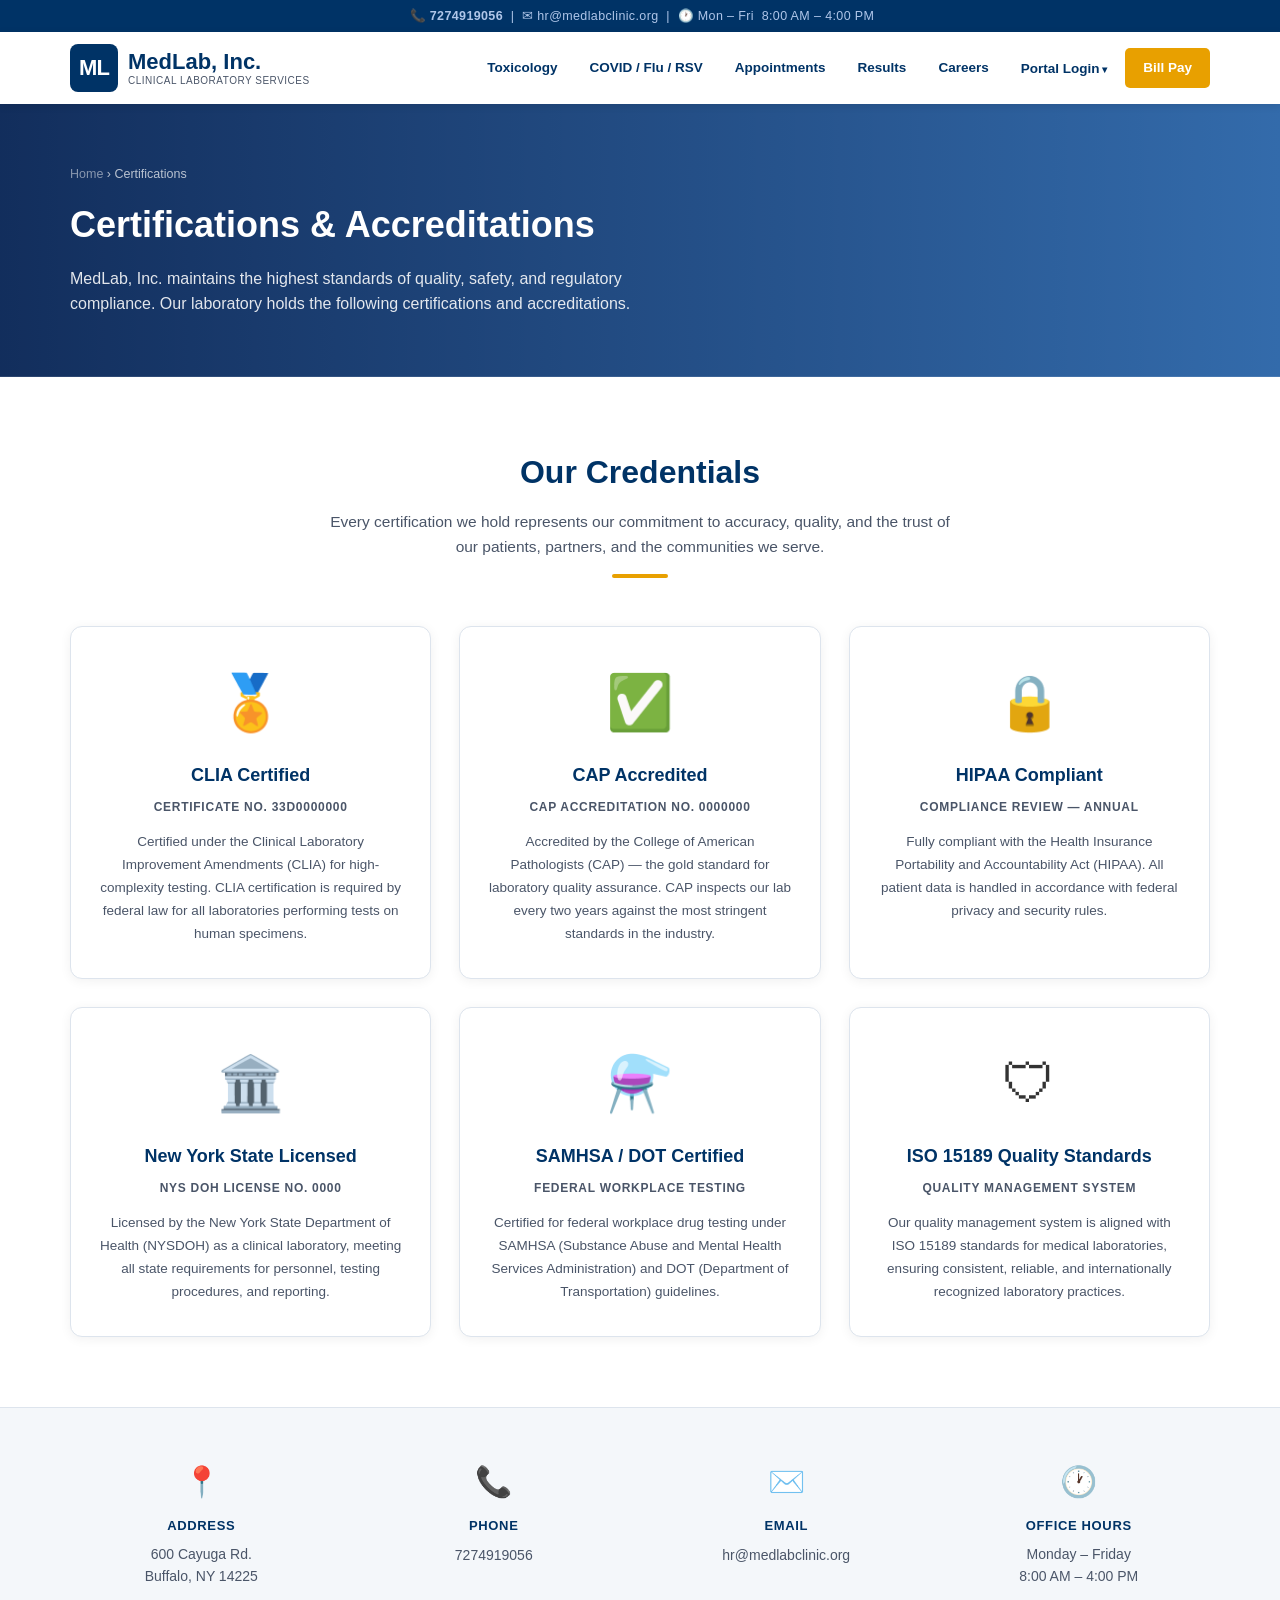
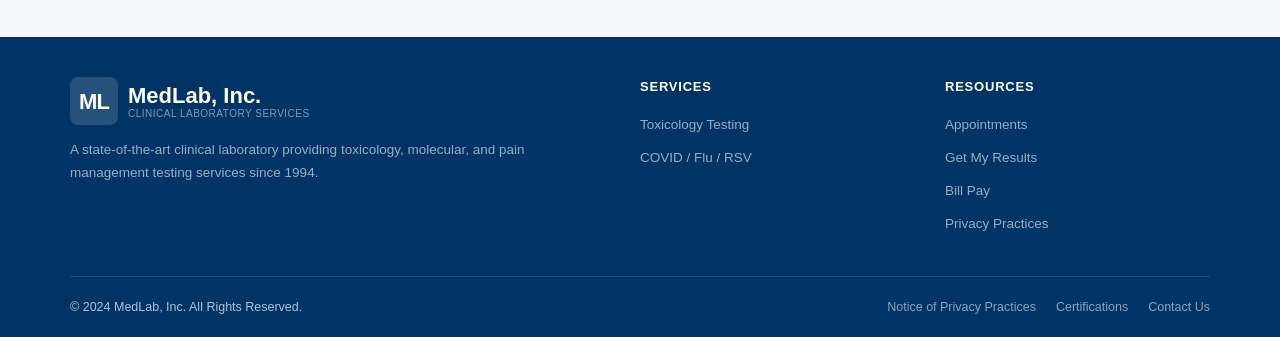
<file: certifications.html>
<!DOCTYPE html>
<html lang="en">
<head>
  <meta charset="UTF-8" />
  <meta name="viewport" content="width=device-width, initial-scale=1.0" />
  <title>Certifications &amp; Accreditations | MedLab, Inc.</title>
  <link rel="stylesheet" href="css/style.css" />
  <style>
    .page-hero {
      background-image: linear-gradient(90deg, rgba(0,30,80,0.93) 0%, rgba(0,70,150,0.80) 100%),
        url('https://images.unsplash.com/photo-1602052577122-f73b9710adba?auto=format&fit=crop&w=1400&q=80');
      background-size: cover;
      background-position: center;
      color: #fff;
      padding: 60px 0;
    }
    .page-hero .container { max-width: 1180px; margin: 0 auto; padding: 0 20px; }
    .page-hero h1 { font-size: 36px; font-weight: 800; margin-bottom: 12px; }
    .page-hero p { font-size: 16px; opacity: 0.88; max-width: 620px; }
    .breadcrumb { font-size: 12.5px; margin-bottom: 12px; opacity: 0.7; }
    .breadcrumb a { color: rgba(255,255,255,0.7); }
    .cert-cards { display: grid; grid-template-columns: repeat(3, 1fr); gap: 28px; }
    .cert-card { background: #fff; border: 1px solid #dde4ed; border-radius: 12px; padding: 32px 28px; text-align: center; box-shadow: 0 2px 12px rgba(0,0,0,0.06); }
    .cert-card .cert-big-icon { font-size: 54px; margin-bottom: 16px; }
    .cert-card h3 { font-size: 18px; font-weight: 800; color: #003366; margin-bottom: 8px; }
    .cert-card .cert-id { font-size: 12px; color: #4a5568; letter-spacing: 0.06em; text-transform: uppercase; font-weight: 600; margin-bottom: 14px; }
    .cert-card p { font-size: 13.5px; color: #4a5568; line-height: 1.7; }
    @media(max-width:800px){ .cert-cards { grid-template-columns:1fr 1fr; } }
    @media(max-width:520px){ .cert-cards { grid-template-columns:1fr; } }
  </style>
</head>
<body>

<div class="top-bar">
  &nbsp;📞 <strong>7274919056</strong> &nbsp;|&nbsp;
  ✉ <a href="mailto:hr@medlabclinic.org">hr@medlabclinic.org</a> &nbsp;|&nbsp;
  🕐 Mon – Fri &nbsp;8:00 AM – 4:00 PM
</div>

<header>
  <div class="nav-wrapper">
    <a href="index.html" class="logo">
      <div class="logo-icon">ML</div>
      <div class="logo-text">
        <div class="brand">MedLab, Inc.</div>
        <div class="tagline">Clinical Laboratory Services</div>
      </div>
    </a>
    <nav>
      <a href="toxicology.html">Toxicology</a>
      <a href="covid.html">COVID / Flu / RSV</a>
      <a href="appointments.html">Appointments</a>
      <a href="results.html">Results</a>
      <a href="careers.html">Careers</a>
      <div class="dropdown">
        <a href="#">Portal Login</a>
        <div class="dropdown-menu">
          <a href="#">Toxicology Customer Login</a>
          <a href="#">COVID Testing Login</a>
        </div>
      </div>
      <a href="bill-pay.html" class="nav-bill-pay">Bill Pay</a>
    </nav>
    <div class="hamburger"><span></span><span></span><span></span></div>
  </div>
  <nav class="mobile-nav">
    <a href="toxicology.html">Toxicology</a>
    <a href="covid.html">COVID / Flu / RSV</a>
    <a href="appointments.html">Appointments</a>
    <a href="results.html">Results</a>
    <a href="careers.html">Careers</a>
    <a href="#">Toxicology Customer Login</a>
    <a href="#">COVID Testing Portal</a>
    <a href="bill-pay.html">Bill Pay</a>
  </nav>
</header>

<div class="page-hero">
  <div class="container">
    <div class="breadcrumb"><a href="index.html">Home</a> › Certifications</div>
    <h1>Certifications &amp; Accreditations</h1>
    <p>MedLab, Inc. maintains the highest standards of quality, safety, and regulatory compliance. Our laboratory holds the following certifications and accreditations.</p>
  </div>
</div>

<section class="section">
  <div class="container">
    <div class="section-header">
      <h2>Our Credentials</h2>
      <p>Every certification we hold represents our commitment to accuracy, quality, and the trust of our patients, partners, and the communities we serve.</p>
      <div class="underline"></div>
    </div>
    <div class="cert-cards">
      <div class="cert-card">
        <div class="cert-big-icon">🏅</div>
        <h3>CLIA Certified</h3>
        <div class="cert-id">Certificate No. 33D0000000</div>
        <p>Certified under the Clinical Laboratory Improvement Amendments (CLIA) for high-complexity testing. CLIA certification is required by federal law for all laboratories performing tests on human specimens.</p>
      </div>
      <div class="cert-card">
        <div class="cert-big-icon">✅</div>
        <h3>CAP Accredited</h3>
        <div class="cert-id">CAP Accreditation No. 0000000</div>
        <p>Accredited by the College of American Pathologists (CAP) — the gold standard for laboratory quality assurance. CAP inspects our lab every two years against the most stringent standards in the industry.</p>
      </div>
      <div class="cert-card">
        <div class="cert-big-icon">🔒</div>
        <h3>HIPAA Compliant</h3>
        <div class="cert-id">Compliance Review — Annual</div>
        <p>Fully compliant with the Health Insurance Portability and Accountability Act (HIPAA). All patient data is handled in accordance with federal privacy and security rules.</p>
      </div>
      <div class="cert-card">
        <div class="cert-big-icon">🏛️</div>
        <h3>New York State Licensed</h3>
        <div class="cert-id">NYS DOH License No. 0000</div>
        <p>Licensed by the New York State Department of Health (NYSDOH) as a clinical laboratory, meeting all state requirements for personnel, testing procedures, and reporting.</p>
      </div>
      <div class="cert-card">
        <div class="cert-big-icon">⚗️</div>
        <h3>SAMHSA / DOT Certified</h3>
        <div class="cert-id">Federal Workplace Testing</div>
        <p>Certified for federal workplace drug testing under SAMHSA (Substance Abuse and Mental Health Services Administration) and DOT (Department of Transportation) guidelines.</p>
      </div>
      <div class="cert-card">
        <div class="cert-big-icon">🛡</div>
        <h3>ISO 15189 Quality Standards</h3>
        <div class="cert-id">Quality Management System</div>
        <p>Our quality management system is aligned with ISO 15189 standards for medical laboratories, ensuring consistent, reliable, and internationally recognized laboratory practices.</p>
      </div>
    </div>
  </div>
</section>

<div class="contact-strip">
  <div class="container">
    <div class="contact-item"><span class="icon">📍</span><h4>Address</h4><p>600 Cayuga Rd.<br>Buffalo, NY 14225</p></div>
    <div class="contact-item"><span class="icon">📞</span><h4>Phone</h4><a href="tel:7274919056">7274919056</a></div>
    <div class="contact-item"><span class="icon">✉️</span><h4>Email</h4><a href="mailto:hr@medlabclinic.org">hr@medlabclinic.org</a></div>
    <div class="contact-item"><span class="icon">🕐</span><h4>Office Hours</h4><p>Monday – Friday<br>8:00 AM – 4:00 PM</p></div>
  </div>
</div>

<footer>
  <div class="container">
    <div class="footer-top">
      <div class="footer-brand">
        <div class="logo">
          <div class="logo-icon">ML</div>
          <div class="logo-text"><div class="brand">MedLab, Inc.</div><div class="tagline">Clinical Laboratory Services</div></div>
        </div>
        <p>A state-of-the-art clinical laboratory providing toxicology, molecular, and pain management testing services since 1994.</p>
      </div>
      <div class="footer-col">
        <h4>Services</h4>
        <ul>
          <li><a href="toxicology.html">Toxicology Testing</a></li>
          <li><a href="covid.html">COVID / Flu / RSV</a></li>
        </ul>
      </div>
      <div class="footer-col">
        <h4>Resources</h4>
        <ul>
          <li><a href="appointments.html">Appointments</a></li>
          <li><a href="results.html">Get My Results</a></li>
          <li><a href="bill-pay.html">Bill Pay</a></li>
          <li><a href="privacy.html">Privacy Practices</a></li>
        </ul>
      </div>
    </div>
    <div class="footer-bottom">
      <p>&copy; 2024 MedLab, Inc. All Rights Reserved.</p>
      <div class="footer-bottom-links">
        <a href="privacy.html">Notice of Privacy Practices</a>
        <a href="certifications.html">Certifications</a>
        <a href="contact.html">Contact Us</a>
      </div>
    </div>
  </div>
</footer>
<script src="js/main.js"></script>
</body>
</html>
</file>
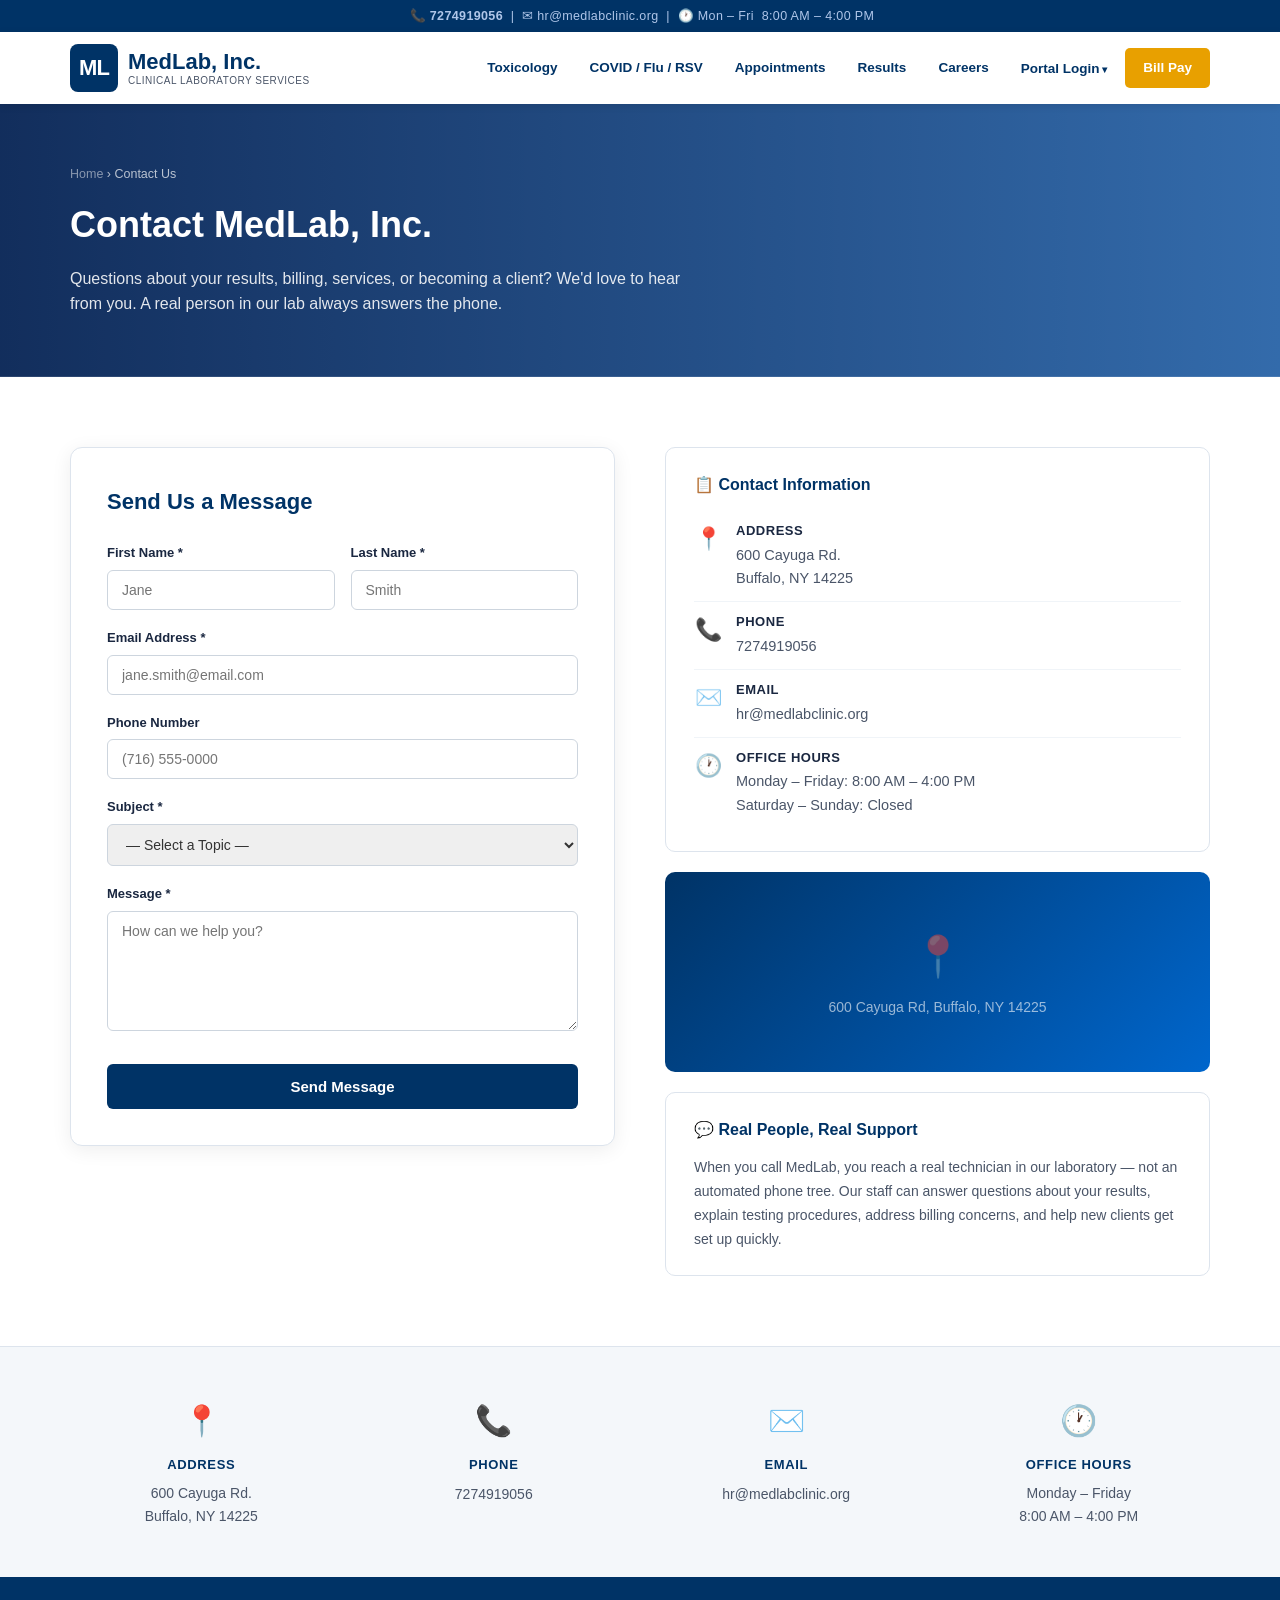
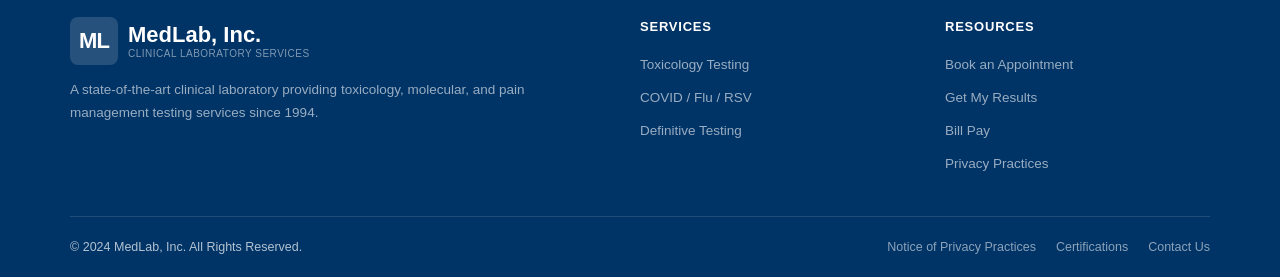
<file: contact.html>
<!DOCTYPE html>
<html lang="en">
<head>
  <meta charset="UTF-8" />
  <meta name="viewport" content="width=device-width, initial-scale=1.0" />
  <title>Contact Us | MedLab, Inc.</title>
  <link rel="stylesheet" href="css/style.css" />
  <style>
    .page-hero {
      background-image: linear-gradient(90deg, rgba(0,30,80,0.93) 0%, rgba(0,70,150,0.80) 100%),
        url('https://images.unsplash.com/photo-1532938911079-1b06ac7ceec7?auto=format&fit=crop&w=1400&q=80');
      background-size: cover;
      background-position: center;
      color: #fff;
      padding: 60px 0;
    }
    .page-hero .container { max-width: 1180px; margin: 0 auto; padding: 0 20px; }
    .page-hero h1 { font-size: 36px; font-weight: 800; margin-bottom: 12px; }
    .page-hero p { font-size: 16px; opacity: 0.88; max-width: 620px; }
    .breadcrumb { font-size: 12.5px; margin-bottom: 12px; opacity: 0.7; }
    .breadcrumb a { color: rgba(255,255,255,0.7); }
    .contact-grid { display: grid; grid-template-columns: 1fr 1fr; gap: 50px; align-items: start; }
    .contact-form-card { background: #fff; border: 1px solid #dde4ed; border-radius: 12px; padding: 36px; box-shadow: 0 4px 20px rgba(0,0,0,0.07); }
    .contact-form-card h2 { font-size: 22px; font-weight: 800; color: #003366; margin-bottom: 24px; }
    .form-group { margin-bottom: 18px; }
    .form-group label { display: block; font-size: 13px; font-weight: 700; color: #1a2740; margin-bottom: 6px; }
    .form-group input, .form-group select, .form-group textarea {
      width: 100%; padding: 11px 14px; border: 1px solid #cdd5de; border-radius: 6px;
      font-size: 14px; color: #333; font-family: inherit; transition: border-color 0.2s;
    }
    .form-group input:focus, .form-group select:focus, .form-group textarea:focus { outline: none; border-color: #005baa; box-shadow: 0 0 0 3px rgba(0,91,170,0.1); }
    .form-group textarea { resize: vertical; min-height: 120px; }
    .form-row { display: grid; grid-template-columns: 1fr 1fr; gap: 16px; }
    .send-btn { width: 100%; padding: 14px; background: #003366; color: #fff; font-size: 15px; font-weight: 700; border: none; border-radius: 6px; cursor: pointer; transition: background 0.2s; margin-top: 8px; }
    .send-btn:hover { background: #005baa; }
    .contact-info-side { display: flex; flex-direction: column; gap: 20px; }
    .ci-card { background: #fff; border: 1px solid #dde4ed; border-radius: 10px; padding: 24px 28px; }
    .ci-card h3 { font-size: 16px; font-weight: 700; color: #003366; margin-bottom: 14px; }
    .ci-row { display: flex; align-items: flex-start; gap: 14px; padding: 10px 0; border-bottom: 1px solid #f0f4f8; }
    .ci-row:last-child { border-bottom: none; }
    .ci-row .ci-icon { font-size: 22px; flex-shrink: 0; width: 28px; text-align: center; }
    .ci-row div h4 { font-size: 13px; font-weight: 700; color: #1a2740; text-transform: uppercase; letter-spacing: 0.04em; margin-bottom: 2px; }
    .ci-row div p, .ci-row div a { font-size: 14.5px; color: #4a5568; }
    .ci-row div a:hover { color: #005baa; }
    .map-placeholder { background: linear-gradient(135deg, #003366 0%, #0066cc 100%); border-radius: 10px; height: 200px; display: flex; align-items: center; justify-content: center; color: rgba(255,255,255,0.5); font-size: 40px; flex-direction: column; gap: 8px; }
    .map-placeholder span { font-size: 14px; color: rgba(255,255,255,0.6); }
    @media(max-width:700px){ .contact-grid { grid-template-columns:1fr; } .form-row { grid-template-columns:1fr; } }
  </style>
</head>
<body>

<div class="top-bar">
  &nbsp;📞 <strong>7274919056</strong> &nbsp;|&nbsp;
  ✉ <a href="mailto:hr@medlabclinic.org">hr@medlabclinic.org</a> &nbsp;|&nbsp;
  🕐 Mon – Fri &nbsp;8:00 AM – 4:00 PM
</div>

<header>
  <div class="nav-wrapper">
    <a href="index.html" class="logo">
      <div class="logo-icon">ML</div>
      <div class="logo-text">
        <div class="brand">MedLab, Inc.</div>
        <div class="tagline">Clinical Laboratory Services</div>
      </div>
    </a>
    <nav>
      <a href="toxicology.html">Toxicology</a>
      <a href="covid.html">COVID / Flu / RSV</a>
      <a href="appointments.html">Appointments</a>
      <a href="results.html">Results</a>
      <a href="careers.html">Careers</a>
      <div class="dropdown">
        <a href="#">Portal Login</a>
        <div class="dropdown-menu">
          <a href="#">Toxicology Customer Login</a>
          <a href="#">COVID Testing Login</a>
        </div>
      </div>
      <a href="bill-pay.html" class="nav-bill-pay">Bill Pay</a>
    </nav>
    <div class="hamburger"><span></span><span></span><span></span></div>
  </div>
  <nav class="mobile-nav">
    <a href="toxicology.html">Toxicology</a>
    <a href="covid.html">COVID / Flu / RSV</a>
    <a href="appointments.html">Appointments</a>
    <a href="results.html">Results</a>
    <a href="careers.html">Careers</a>
    <a href="#">Toxicology Customer Login</a>
    <a href="#">COVID Testing Portal</a>
    <a href="bill-pay.html">Bill Pay</a>
  </nav>
</header>

<div class="page-hero">
  <div class="container">
    <div class="breadcrumb"><a href="index.html">Home</a> › Contact Us</div>
    <h1>Contact MedLab, Inc.</h1>
    <p>Questions about your results, billing, services, or becoming a client? We'd love to hear from you. A real person in our lab always answers the phone.</p>
  </div>
</div>

<section class="section">
  <div class="container">
    <div class="contact-grid">
      <div class="contact-form-card">
        <h2>Send Us a Message</h2>
        <form action="#" method="POST">
          <div class="form-row">
            <div class="form-group">
              <label for="c_first">First Name *</label>
              <input type="text" id="c_first" name="c_first" placeholder="Jane" required />
            </div>
            <div class="form-group">
              <label for="c_last">Last Name *</label>
              <input type="text" id="c_last" name="c_last" placeholder="Smith" required />
            </div>
          </div>
          <div class="form-group">
            <label for="c_email">Email Address *</label>
            <input type="email" id="c_email" name="c_email" placeholder="jane.smith@email.com" required />
          </div>
          <div class="form-group">
            <label for="c_phone">Phone Number</label>
            <input type="tel" id="c_phone" name="c_phone" placeholder="(716) 555-0000" />
          </div>
          <div class="form-group">
            <label for="c_subject">Subject *</label>
            <select id="c_subject" name="c_subject" required>
              <option value="">— Select a Topic —</option>
              <option>Test Results Inquiry</option>
              <option>Billing / Insurance Question</option>
              <option>Appointment Scheduling</option>
              <option>Become a Client / Partner</option>
              <option>Toxicology Portal Access</option>
              <option>COVID Testing Inquiry</option>
              <option>General Question</option>
            </select>
          </div>
          <div class="form-group">
            <label for="c_message">Message *</label>
            <textarea id="c_message" name="c_message" placeholder="How can we help you?" required></textarea>
          </div>
          <button type="submit" class="send-btn">Send Message</button>
        </form>
      </div>

      <div class="contact-info-side">
        <div class="ci-card">
          <h3>📋 Contact Information</h3>
          <div class="ci-row">
            <div class="ci-icon">📍</div>
            <div><h4>Address</h4><p>600 Cayuga Rd.<br>Buffalo, NY 14225</p></div>
          </div>
          <div class="ci-row">
            <div class="ci-icon">📞</div>
            <div><h4>Phone</h4><a href="tel:7274919056">7274919056</a></div>
          </div>
          <div class="ci-row">
            <div class="ci-icon">✉️</div>
            <div><h4>Email</h4><a href="mailto:hr@medlabclinic.org">hr@medlabclinic.org</a></div>
          </div>
          <div class="ci-row">
            <div class="ci-icon">🕐</div>
            <div><h4>Office Hours</h4><p>Monday – Friday: 8:00 AM – 4:00 PM<br>Saturday – Sunday: Closed</p></div>
          </div>
        </div>

        <div class="map-placeholder">
          📍
          <span>600 Cayuga Rd, Buffalo, NY 14225</span>
        </div>

        <div class="ci-card">
          <h3>💬 Real People, Real Support</h3>
          <p style="font-size:14px;color:#4a5568;line-height:1.7;">
            When you call MedLab, you reach a real technician in our laboratory — not an automated phone tree.
            Our staff can answer questions about your results, explain testing procedures, address billing concerns,
            and help new clients get set up quickly.
          </p>
        </div>
      </div>
    </div>
  </div>
</section>

<div class="contact-strip">
  <div class="container">
    <div class="contact-item"><span class="icon">📍</span><h4>Address</h4><p>600 Cayuga Rd.<br>Buffalo, NY 14225</p></div>
    <div class="contact-item"><span class="icon">📞</span><h4>Phone</h4><a href="tel:7274919056">7274919056</a></div>
    <div class="contact-item"><span class="icon">✉️</span><h4>Email</h4><a href="mailto:hr@medlabclinic.org">hr@medlabclinic.org</a></div>
    <div class="contact-item"><span class="icon">🕐</span><h4>Office Hours</h4><p>Monday – Friday<br>8:00 AM – 4:00 PM</p></div>
  </div>
</div>

<footer>
  <div class="container">
    <div class="footer-top">
      <div class="footer-brand">
        <div class="logo">
          <div class="logo-icon">ML</div>
          <div class="logo-text"><div class="brand">MedLab, Inc.</div><div class="tagline">Clinical Laboratory Services</div></div>
        </div>
        <p>A state-of-the-art clinical laboratory providing toxicology, molecular, and pain management testing services since 1994.</p>
      </div>
      <div class="footer-col">
        <h4>Services</h4>
        <ul>
          <li><a href="toxicology.html">Toxicology Testing</a></li>
          <li><a href="covid.html">COVID / Flu / RSV</a></li>
          <li><a href="toxicology.html#definitive">Definitive Testing</a></li>
        </ul>
      </div>
      <div class="footer-col">
        <h4>Resources</h4>
        <ul>
          <li><a href="appointments.html">Book an Appointment</a></li>
          <li><a href="results.html">Get My Results</a></li>
          <li><a href="bill-pay.html">Bill Pay</a></li>
          <li><a href="privacy.html">Privacy Practices</a></li>
        </ul>
      </div>
    </div>
    <div class="footer-bottom">
      <p>&copy; 2024 MedLab, Inc. All Rights Reserved.</p>
      <div class="footer-bottom-links">
        <a href="privacy.html">Notice of Privacy Practices</a>
        <a href="certifications.html">Certifications</a>
        <a href="contact.html">Contact Us</a>
      </div>
    </div>
  </div>
</footer>
<script src="js/main.js"></script>
</body>
</html>
</file>
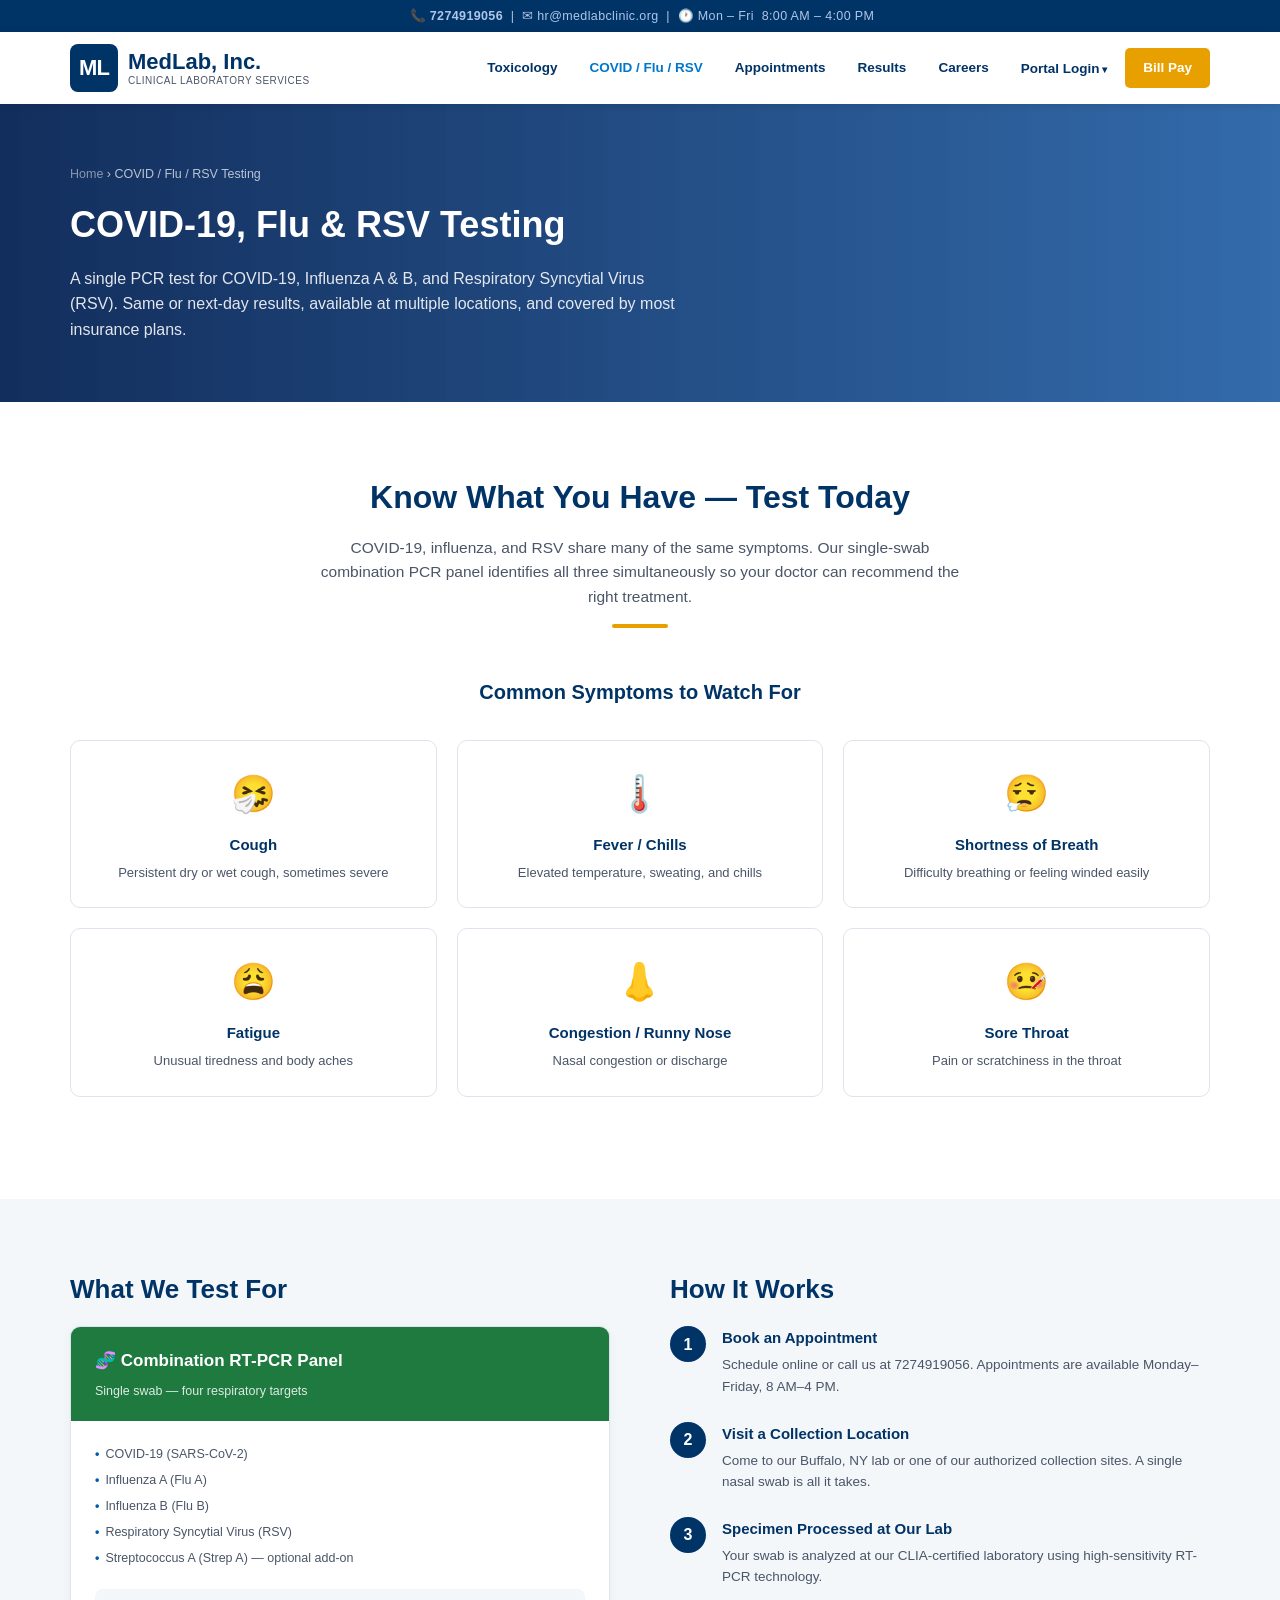
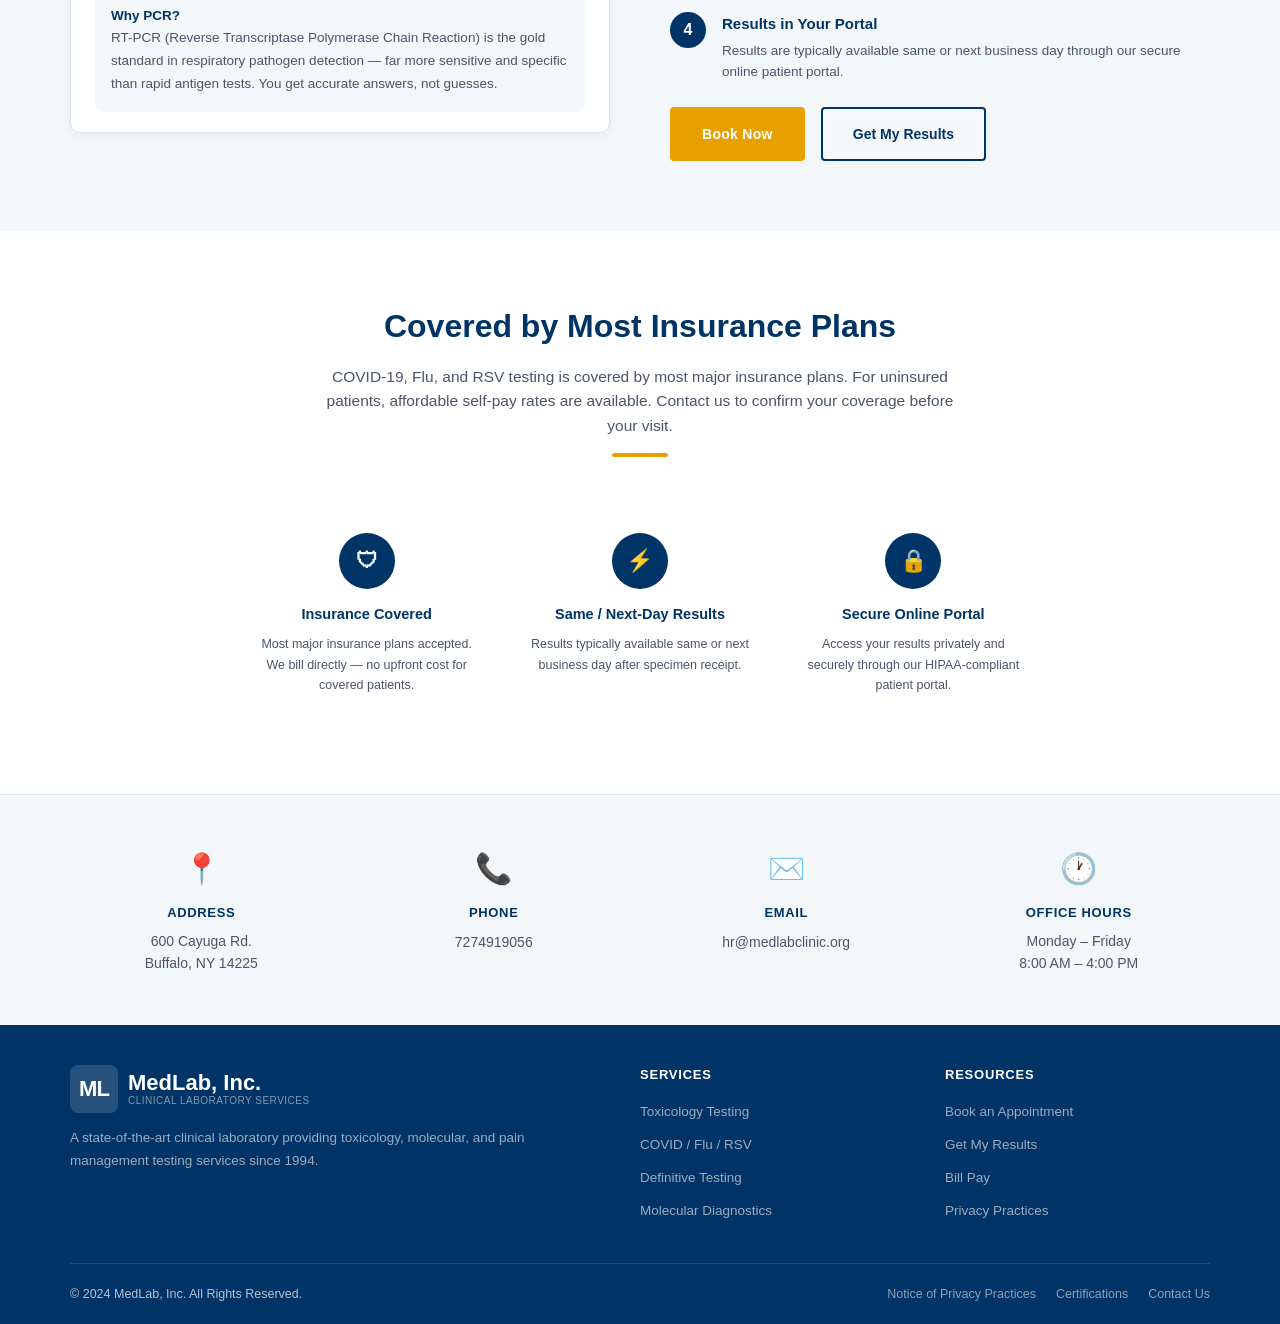
<file: covid.html>
<!DOCTYPE html>
<html lang="en">
<head>
  <meta charset="UTF-8" />
  <meta name="viewport" content="width=device-width, initial-scale=1.0" />
  <title>COVID / Flu / RSV Testing | MedLab, Inc.</title>
  <link rel="stylesheet" href="css/style.css" />
  <style>
    .page-hero {
      background-image: linear-gradient(90deg, rgba(0,30,80,0.93) 0%, rgba(0,70,150,0.80) 100%),
        url('https://images.unsplash.com/photo-1633518009802-724bf2605637?auto=format&fit=crop&w=1400&q=80');
      background-size: cover;
      background-position: center;
      color: #fff;
      padding: 60px 0;
    }
    .page-hero .container { max-width: 1180px; margin: 0 auto; padding: 0 20px; }
    .page-hero h1 { font-size: 36px; font-weight: 800; margin-bottom: 12px; }
    .page-hero p { font-size: 16px; opacity: 0.88; max-width: 620px; }
    .breadcrumb { font-size: 12.5px; margin-bottom: 12px; opacity: 0.7; }
    .breadcrumb a { color: rgba(255,255,255,0.7); }
    .symptom-grid { display: grid; grid-template-columns: repeat(3, 1fr); gap: 20px; margin: 32px 0; }
    .symptom-card { background: #fff; border: 1px solid #dde4ed; border-radius: 10px; padding: 24px; text-align: center; }
    .symptom-card .sym-icon { font-size: 36px; margin-bottom: 10px; }
    .symptom-card h4 { font-size: 15px; font-weight: 700; color: #003366; margin-bottom: 6px; }
    .symptom-card p { font-size: 13px; color: #4a5568; }
    .steps-list { counter-reset: step; }
    .steps-list li { counter-increment: step; display: flex; gap: 16px; margin-bottom: 24px; align-items: flex-start; }
    .steps-list li::before { content: counter(step); min-width: 36px; height: 36px; border-radius: 50%; background: #003366; color: #fff; font-size: 16px; font-weight: 800; display: flex; align-items: center; justify-content: center; flex-shrink: 0; }
    .steps-list li div h4 { font-size: 15px; font-weight: 700; color: #003366; margin-bottom: 4px; }
    .steps-list li div p { font-size: 13.5px; color: #4a5568; }
    @media(max-width:700px){ .symptom-grid { grid-template-columns: 1fr 1fr; } }
  </style>
</head>
<body>

<div class="top-bar">
  &nbsp;📞 <strong>7274919056</strong> &nbsp;|&nbsp;
  ✉ <a href="mailto:hr@medlabclinic.org">hr@medlabclinic.org</a> &nbsp;|&nbsp;
  🕐 Mon – Fri &nbsp;8:00 AM – 4:00 PM
</div>

<header>
  <div class="nav-wrapper">
    <a href="index.html" class="logo">
      <div class="logo-icon">ML</div>
      <div class="logo-text">
        <div class="brand">MedLab, Inc.</div>
        <div class="tagline">Clinical Laboratory Services</div>
      </div>
    </a>
    <nav>
      <a href="toxicology.html">Toxicology</a>
      <a href="covid.html" style="color:var(--light-blue);">COVID / Flu / RSV</a>
      <a href="appointments.html">Appointments</a>
      <a href="results.html">Results</a>
      <a href="careers.html">Careers</a>
      <div class="dropdown">
        <a href="#">Portal Login</a>
        <div class="dropdown-menu">
          <a href="#">Toxicology Customer Login</a>
          <a href="#">COVID Testing Login</a>
        </div>
      </div>
      <a href="bill-pay.html" class="nav-bill-pay">Bill Pay</a>
    </nav>
    <div class="hamburger"><span></span><span></span><span></span></div>
  </div>
  <nav class="mobile-nav">
    <a href="toxicology.html">Toxicology</a>
    <a href="covid.html">COVID / Flu / RSV</a>
    <a href="appointments.html">Appointments</a>
    <a href="results.html">Results</a>
    <a href="careers.html">Careers</a>
    <a href="#">Toxicology Customer Login</a>
    <a href="#">COVID Testing Portal</a>
    <a href="bill-pay.html">Bill Pay</a>
  </nav>
</header>

<div class="page-hero">
  <div class="container">
    <div class="breadcrumb"><a href="index.html">Home</a> › COVID / Flu / RSV Testing</div>
    <h1>COVID-19, Flu &amp; RSV Testing</h1>
    <p>A single PCR test for COVID-19, Influenza A &amp; B, and Respiratory Syncytial Virus (RSV). Same or next-day results, available at multiple locations, and covered by most insurance plans.</p>
  </div>
</div>

<section class="section">
  <div class="container">
    <div class="section-header">
      <h2>Know What You Have — Test Today</h2>
      <p>COVID-19, influenza, and RSV share many of the same symptoms. Our single-swab combination PCR panel identifies all three simultaneously so your doctor can recommend the right treatment.</p>
      <div class="underline"></div>
    </div>

    <h3 style="font-size:20px;font-weight:700;color:#003366;margin-bottom:16px;text-align:center;">Common Symptoms to Watch For</h3>
    <div class="symptom-grid">
      <div class="symptom-card"><div class="sym-icon">🤧</div><h4>Cough</h4><p>Persistent dry or wet cough, sometimes severe</p></div>
      <div class="symptom-card"><div class="sym-icon">🌡️</div><h4>Fever / Chills</h4><p>Elevated temperature, sweating, and chills</p></div>
      <div class="symptom-card"><div class="sym-icon">😮‍💨</div><h4>Shortness of Breath</h4><p>Difficulty breathing or feeling winded easily</p></div>
      <div class="symptom-card"><div class="sym-icon">😩</div><h4>Fatigue</h4><p>Unusual tiredness and body aches</p></div>
      <div class="symptom-card"><div class="sym-icon">👃</div><h4>Congestion / Runny Nose</h4><p>Nasal congestion or discharge</p></div>
      <div class="symptom-card"><div class="sym-icon">🤒</div><h4>Sore Throat</h4><p>Pain or scratchiness in the throat</p></div>
    </div>
  </div>
</section>

<section class="section section-alt">
  <div class="container">
    <div style="display:grid;grid-template-columns:1fr 1fr;gap:60px;align-items:start;" class="covid-info-grid">
      <div>
        <h2 style="font-size:26px;font-weight:800;color:#003366;margin-bottom:16px;">What We Test For</h2>
        <div class="test-panel">
          <div class="test-panel-header green-header">
            <h3>🧬 Combination RT-PCR Panel</h3>
            <p>Single swab — four respiratory targets</p>
          </div>
          <div class="test-panel-body">
            <ul class="substance-list" style="columns:1;">
              <li>COVID-19 (SARS-CoV-2)</li>
              <li>Influenza A (Flu A)</li>
              <li>Influenza B (Flu B)</li>
              <li>Respiratory Syncytial Virus (RSV)</li>
              <li>Streptococcus A (Strep A) — optional add-on</li>
            </ul>
            <div style="margin-top:18px;padding:16px;background:#f4f7fa;border-radius:8px;font-size:13.5px;color:#4a5568;line-height:1.7;">
              <strong style="color:#003366;">Why PCR?</strong><br>
              RT-PCR (Reverse Transcriptase Polymerase Chain Reaction) is the gold standard in respiratory pathogen detection — far more sensitive and specific than rapid antigen tests. You get accurate answers, not guesses.
            </div>
          </div>
        </div>
      </div>
      <div>
        <h2 style="font-size:26px;font-weight:800;color:#003366;margin-bottom:16px;">How It Works</h2>
        <ol class="steps-list">
          <li>
            <div>
              <h4>Book an Appointment</h4>
              <p>Schedule online or call us at 7274919056. Appointments are available Monday–Friday, 8 AM–4 PM.</p>
            </div>
          </li>
          <li>
            <div>
              <h4>Visit a Collection Location</h4>
              <p>Come to our Buffalo, NY lab or one of our authorized collection sites. A single nasal swab is all it takes.</p>
            </div>
          </li>
          <li>
            <div>
              <h4>Specimen Processed at Our Lab</h4>
              <p>Your swab is analyzed at our CLIA-certified laboratory using high-sensitivity RT-PCR technology.</p>
            </div>
          </li>
          <li>
            <div>
              <h4>Results in Your Portal</h4>
              <p>Results are typically available same or next business day through our secure online patient portal.</p>
            </div>
          </li>
        </ol>
        <div style="margin-top:20px;">
          <a href="appointments.html" class="btn-primary" style="margin-right:12px;">Book Now</a>
          <a href="results.html" class="btn-secondary" style="border-color:#003366;color:#003366;">Get My Results</a>
        </div>
      </div>
    </div>
  </div>
</section>

<section class="section">
  <div class="container">
    <div class="section-header">
      <h2>Covered by Most Insurance Plans</h2>
      <p>COVID-19, Flu, and RSV testing is covered by most major insurance plans. For uninsured patients, affordable self-pay rates are available. Contact us to confirm your coverage before your visit.</p>
      <div class="underline"></div>
    </div>
    <div class="features-grid" style="max-width:800px;margin:0 auto;grid-template-columns:repeat(3,1fr);">
      <div class="feature-item">
        <div class="feature-num">🛡</div>
        <h4>Insurance Covered</h4>
        <p>Most major insurance plans accepted. We bill directly — no upfront cost for covered patients.</p>
      </div>
      <div class="feature-item">
        <div class="feature-num">⚡</div>
        <h4>Same / Next-Day Results</h4>
        <p>Results typically available same or next business day after specimen receipt.</p>
      </div>
      <div class="feature-item">
        <div class="feature-num">🔒</div>
        <h4>Secure Online Portal</h4>
        <p>Access your results privately and securely through our HIPAA-compliant patient portal.</p>
      </div>
    </div>
  </div>
</section>

<div class="contact-strip">
  <div class="container">
    <div class="contact-item"><span class="icon">📍</span><h4>Address</h4><p>600 Cayuga Rd.<br>Buffalo, NY 14225</p></div>
    <div class="contact-item"><span class="icon">📞</span><h4>Phone</h4><a href="tel:7274919056">7274919056</a></div>
    <div class="contact-item"><span class="icon">✉️</span><h4>Email</h4><a href="mailto:hr@medlabclinic.org">hr@medlabclinic.org</a></div>
    <div class="contact-item"><span class="icon">🕐</span><h4>Office Hours</h4><p>Monday – Friday<br>8:00 AM – 4:00 PM</p></div>
  </div>
</div>

<footer>
  <div class="container">
    <div class="footer-top">
      <div class="footer-brand">
        <div class="logo">
          <div class="logo-icon">ML</div>
          <div class="logo-text"><div class="brand">MedLab, Inc.</div><div class="tagline">Clinical Laboratory Services</div></div>
        </div>
        <p>A state-of-the-art clinical laboratory providing toxicology, molecular, and pain management testing services since 1994.</p>
      </div>
      <div class="footer-col">
        <h4>Services</h4>
        <ul>
          <li><a href="toxicology.html">Toxicology Testing</a></li>
          <li><a href="covid.html">COVID / Flu / RSV</a></li>
          <li><a href="toxicology.html#definitive">Definitive Testing</a></li>
          <li><a href="toxicology.html#molecular">Molecular Diagnostics</a></li>
        </ul>
      </div>
      <div class="footer-col">
        <h4>Resources</h4>
        <ul>
          <li><a href="appointments.html">Book an Appointment</a></li>
          <li><a href="results.html">Get My Results</a></li>
          <li><a href="bill-pay.html">Bill Pay</a></li>
          <li><a href="privacy.html">Privacy Practices</a></li>
        </ul>
      </div>
    </div>
    <div class="footer-bottom">
      <p>&copy; 2024 MedLab, Inc. All Rights Reserved.</p>
      <div class="footer-bottom-links">
        <a href="privacy.html">Notice of Privacy Practices</a>
        <a href="certifications.html">Certifications</a>
        <a href="contact.html">Contact Us</a>
      </div>
    </div>
  </div>
</footer>
<script src="js/main.js"></script>
</body>
</html>
</file>
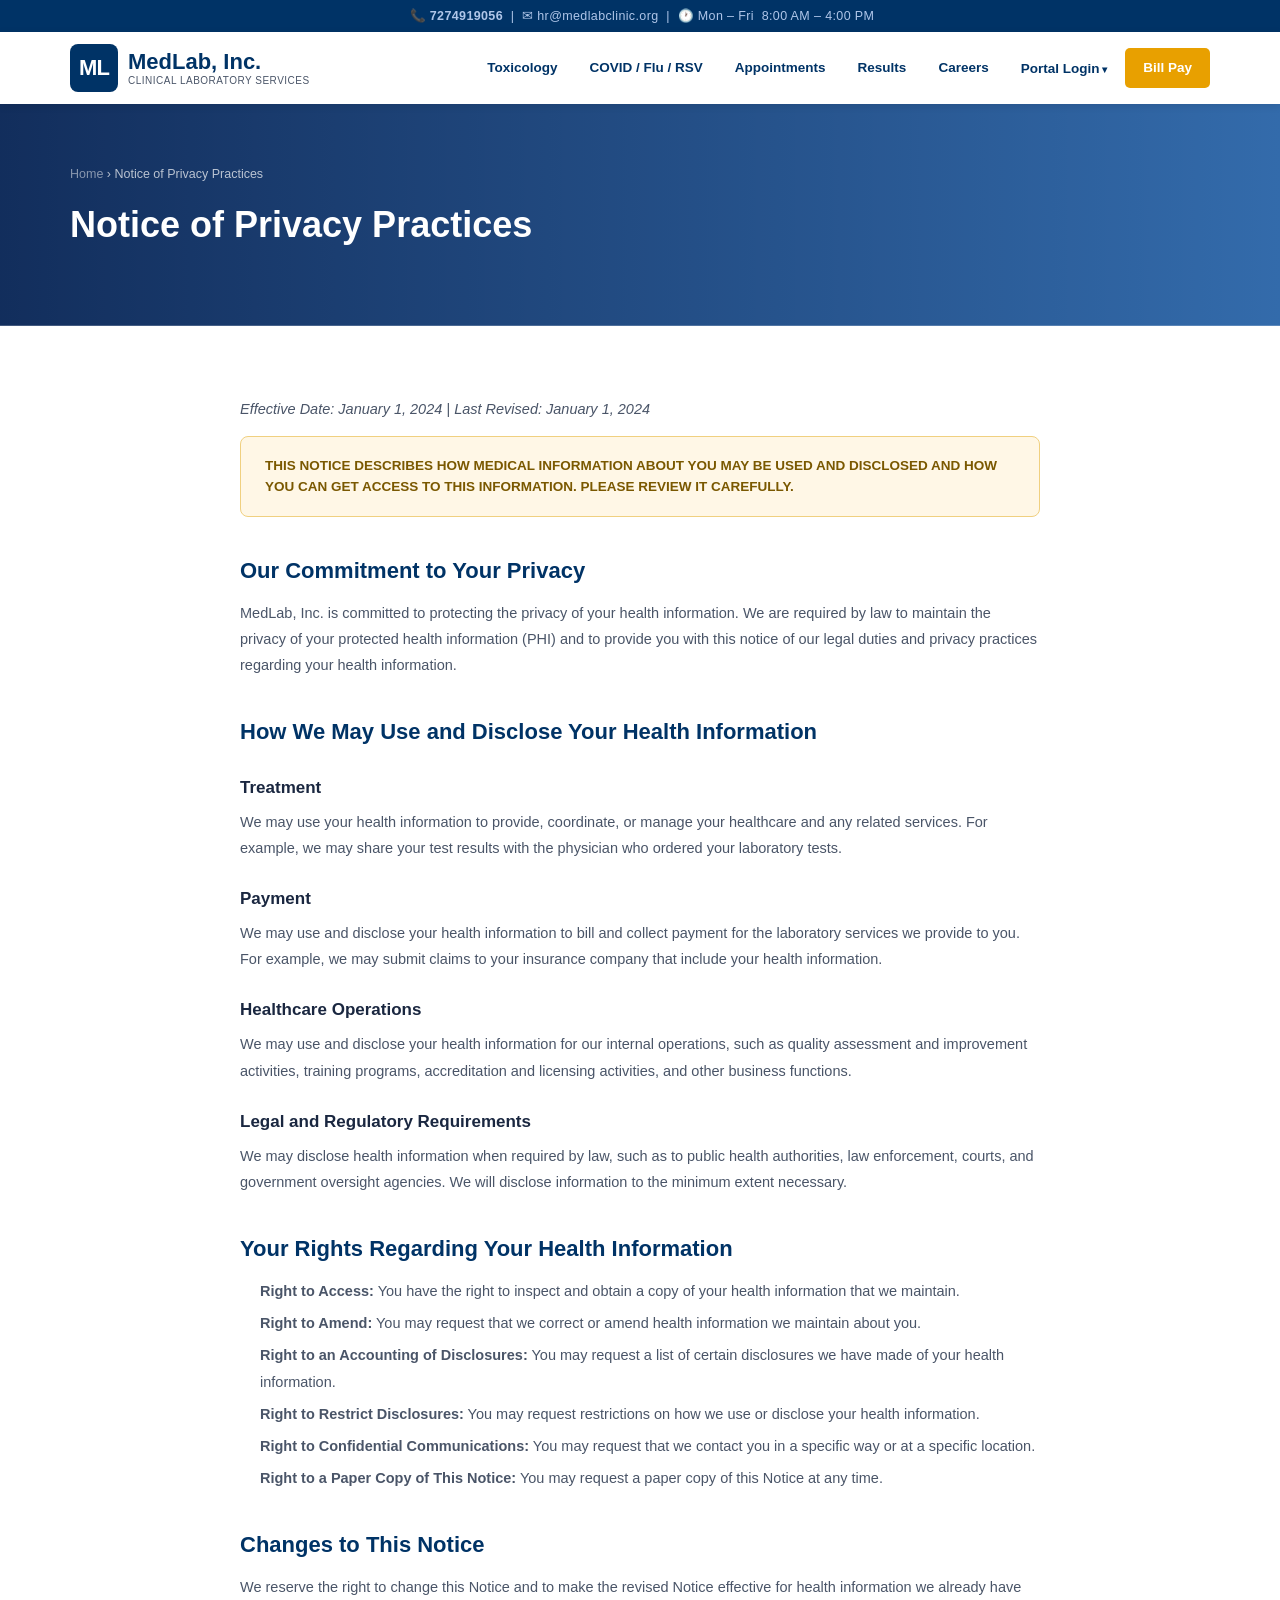
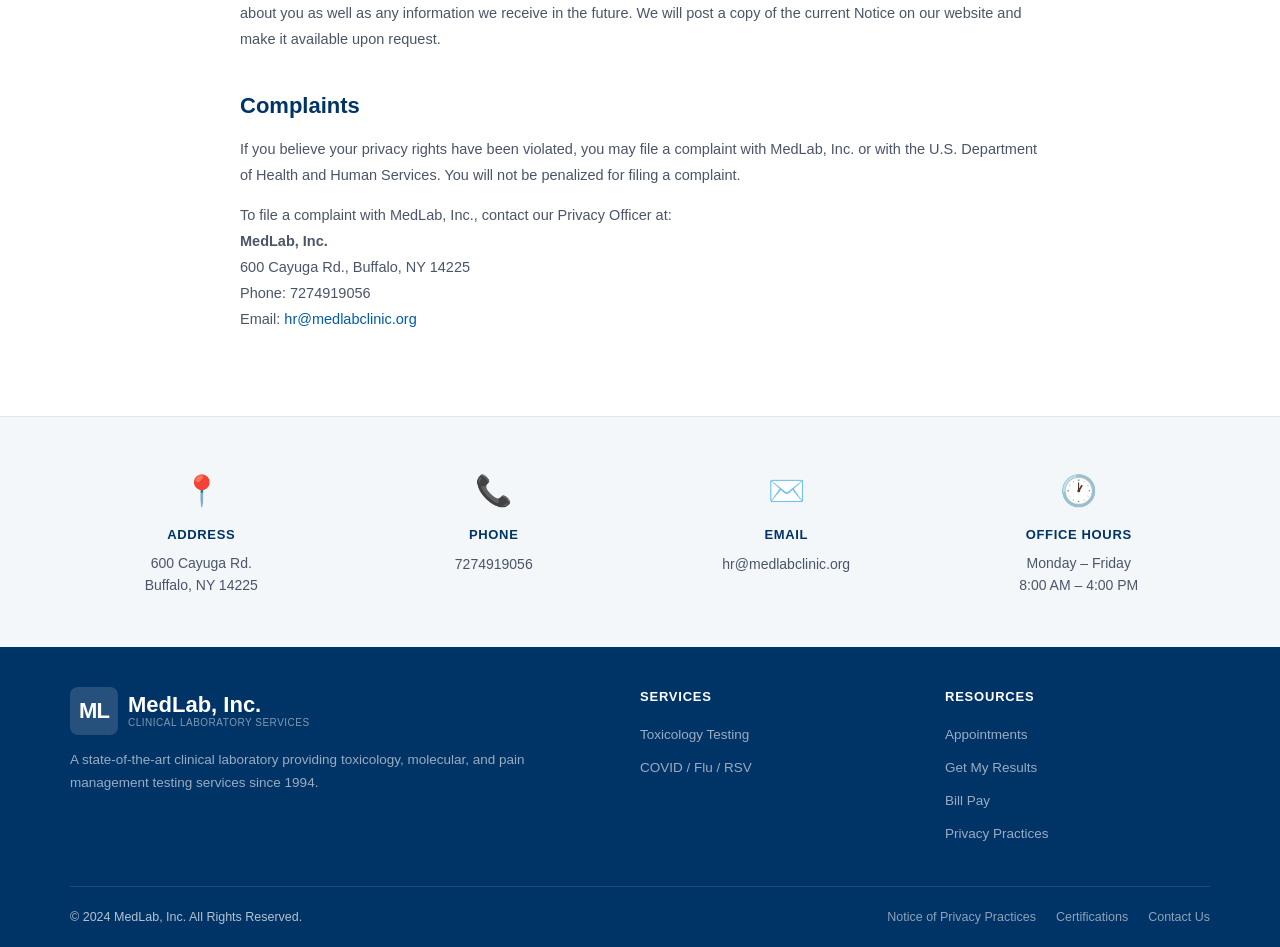
<file: privacy.html>
<!DOCTYPE html>
<html lang="en">
<head>
  <meta charset="UTF-8" />
  <meta name="viewport" content="width=device-width, initial-scale=1.0" />
  <title>Notice of Privacy Practices | MedLab, Inc.</title>
  <link rel="stylesheet" href="css/style.css" />
  <style>
    .page-hero {
      background-image: linear-gradient(90deg, rgba(0,30,80,0.93) 0%, rgba(0,70,150,0.80) 100%),
        url('https://images.unsplash.com/photo-1584515933487-779824d29309?auto=format&fit=crop&w=1400&q=80');
      background-size: cover;
      background-position: center;
      color: #fff;
      padding: 60px 0;
    }
    .page-hero .container { max-width: 1180px; margin: 0 auto; padding: 0 20px; }
    .page-hero h1 { font-size: 36px; font-weight: 800; margin-bottom: 12px; }
    .breadcrumb { font-size: 12.5px; margin-bottom: 12px; opacity: 0.7; }
    .breadcrumb a { color: rgba(255,255,255,0.7); }
    .privacy-body { max-width: 800px; margin: 0 auto; }
    .privacy-body h2 { font-size: 22px; font-weight: 800; color: #003366; margin: 36px 0 12px; }
    .privacy-body h3 { font-size: 17px; font-weight: 700; color: #1a2740; margin: 24px 0 8px; }
    .privacy-body p { font-size: 14.5px; color: #4a5568; line-height: 1.8; margin-bottom: 14px; }
    .privacy-body ul { padding-left: 20px; margin-bottom: 14px; }
    .privacy-body ul li { font-size: 14.5px; color: #4a5568; line-height: 1.8; margin-bottom: 6px; }
    .eff-date { font-size: 13px; color: #4a5568; font-style: italic; margin-bottom: 30px; }
    .notice-box { background: #fff7e6; border: 1px solid #f0d080; border-radius: 8px; padding: 18px 24px; font-size: 13.5px; color: #7a5800; margin-bottom: 28px; }
  </style>
</head>
<body>

<div class="top-bar">
  &nbsp;📞 <strong>7274919056</strong> &nbsp;|&nbsp;
  ✉ <a href="mailto:hr@medlabclinic.org">hr@medlabclinic.org</a> &nbsp;|&nbsp;
  🕐 Mon – Fri &nbsp;8:00 AM – 4:00 PM
</div>

<header>
  <div class="nav-wrapper">
    <a href="index.html" class="logo">
      <div class="logo-icon">ML</div>
      <div class="logo-text">
        <div class="brand">MedLab, Inc.</div>
        <div class="tagline">Clinical Laboratory Services</div>
      </div>
    </a>
    <nav>
      <a href="toxicology.html">Toxicology</a>
      <a href="covid.html">COVID / Flu / RSV</a>
      <a href="appointments.html">Appointments</a>
      <a href="results.html">Results</a>
      <a href="careers.html">Careers</a>
      <div class="dropdown">
        <a href="#">Portal Login</a>
        <div class="dropdown-menu">
          <a href="#">Toxicology Customer Login</a>
          <a href="#">COVID Testing Login</a>
        </div>
      </div>
      <a href="bill-pay.html" class="nav-bill-pay">Bill Pay</a>
    </nav>
    <div class="hamburger"><span></span><span></span><span></span></div>
  </div>
  <nav class="mobile-nav">
    <a href="toxicology.html">Toxicology</a>
    <a href="covid.html">COVID / Flu / RSV</a>
    <a href="appointments.html">Appointments</a>
    <a href="results.html">Results</a>
    <a href="careers.html">Careers</a>
    <a href="#">Toxicology Customer Login</a>
    <a href="#">COVID Testing Portal</a>
    <a href="bill-pay.html">Bill Pay</a>
  </nav>
</header>

<div class="page-hero">
  <div class="container">
    <div class="breadcrumb"><a href="index.html">Home</a> › Notice of Privacy Practices</div>
    <h1>Notice of Privacy Practices</h1>
  </div>
</div>

<section class="section">
  <div class="container">
    <div class="privacy-body">
      <p class="eff-date">Effective Date: January 1, 2024 | Last Revised: January 1, 2024</p>

      <div class="notice-box">
        <strong>THIS NOTICE DESCRIBES HOW MEDICAL INFORMATION ABOUT YOU MAY BE USED AND DISCLOSED AND HOW YOU CAN GET ACCESS TO THIS INFORMATION. PLEASE REVIEW IT CAREFULLY.</strong>
      </div>

      <h2>Our Commitment to Your Privacy</h2>
      <p>MedLab, Inc. is committed to protecting the privacy of your health information. We are required by law to maintain the privacy of your protected health information (PHI) and to provide you with this notice of our legal duties and privacy practices regarding your health information.</p>

      <h2>How We May Use and Disclose Your Health Information</h2>

      <h3>Treatment</h3>
      <p>We may use your health information to provide, coordinate, or manage your healthcare and any related services. For example, we may share your test results with the physician who ordered your laboratory tests.</p>

      <h3>Payment</h3>
      <p>We may use and disclose your health information to bill and collect payment for the laboratory services we provide to you. For example, we may submit claims to your insurance company that include your health information.</p>

      <h3>Healthcare Operations</h3>
      <p>We may use and disclose your health information for our internal operations, such as quality assessment and improvement activities, training programs, accreditation and licensing activities, and other business functions.</p>

      <h3>Legal and Regulatory Requirements</h3>
      <p>We may disclose health information when required by law, such as to public health authorities, law enforcement, courts, and government oversight agencies. We will disclose information to the minimum extent necessary.</p>

      <h2>Your Rights Regarding Your Health Information</h2>
      <ul>
        <li><strong>Right to Access:</strong> You have the right to inspect and obtain a copy of your health information that we maintain.</li>
        <li><strong>Right to Amend:</strong> You may request that we correct or amend health information we maintain about you.</li>
        <li><strong>Right to an Accounting of Disclosures:</strong> You may request a list of certain disclosures we have made of your health information.</li>
        <li><strong>Right to Restrict Disclosures:</strong> You may request restrictions on how we use or disclose your health information.</li>
        <li><strong>Right to Confidential Communications:</strong> You may request that we contact you in a specific way or at a specific location.</li>
        <li><strong>Right to a Paper Copy of This Notice:</strong> You may request a paper copy of this Notice at any time.</li>
      </ul>

      <h2>Changes to This Notice</h2>
      <p>We reserve the right to change this Notice and to make the revised Notice effective for health information we already have about you as well as any information we receive in the future. We will post a copy of the current Notice on our website and make it available upon request.</p>

      <h2>Complaints</h2>
      <p>If you believe your privacy rights have been violated, you may file a complaint with MedLab, Inc. or with the U.S. Department of Health and Human Services. You will not be penalized for filing a complaint.</p>
      <p>To file a complaint with MedLab, Inc., contact our Privacy Officer at:<br>
        <strong>MedLab, Inc.</strong><br>
        600 Cayuga Rd., Buffalo, NY 14225<br>
        Phone: 7274919056<br>
        Email: <a href="mailto:hr@medlabclinic.org" style="color:#005baa;">hr@medlabclinic.org</a>
      </p>
    </div>
  </div>
</section>

<div class="contact-strip">
  <div class="container">
    <div class="contact-item"><span class="icon">📍</span><h4>Address</h4><p>600 Cayuga Rd.<br>Buffalo, NY 14225</p></div>
    <div class="contact-item"><span class="icon">📞</span><h4>Phone</h4><a href="tel:7274919056">7274919056</a></div>
    <div class="contact-item"><span class="icon">✉️</span><h4>Email</h4><a href="mailto:hr@medlabclinic.org">hr@medlabclinic.org</a></div>
    <div class="contact-item"><span class="icon">🕐</span><h4>Office Hours</h4><p>Monday – Friday<br>8:00 AM – 4:00 PM</p></div>
  </div>
</div>

<footer>
  <div class="container">
    <div class="footer-top">
      <div class="footer-brand">
        <div class="logo">
          <div class="logo-icon">ML</div>
          <div class="logo-text"><div class="brand">MedLab, Inc.</div><div class="tagline">Clinical Laboratory Services</div></div>
        </div>
        <p>A state-of-the-art clinical laboratory providing toxicology, molecular, and pain management testing services since 1994.</p>
      </div>
      <div class="footer-col">
        <h4>Services</h4>
        <ul>
          <li><a href="toxicology.html">Toxicology Testing</a></li>
          <li><a href="covid.html">COVID / Flu / RSV</a></li>
        </ul>
      </div>
      <div class="footer-col">
        <h4>Resources</h4>
        <ul>
          <li><a href="appointments.html">Appointments</a></li>
          <li><a href="results.html">Get My Results</a></li>
          <li><a href="bill-pay.html">Bill Pay</a></li>
          <li><a href="privacy.html">Privacy Practices</a></li>
        </ul>
      </div>
    </div>
    <div class="footer-bottom">
      <p>&copy; 2024 MedLab, Inc. All Rights Reserved.</p>
      <div class="footer-bottom-links">
        <a href="privacy.html">Notice of Privacy Practices</a>
        <a href="certifications.html">Certifications</a>
        <a href="contact.html">Contact Us</a>
      </div>
    </div>
  </div>
</footer>
<script src="js/main.js"></script>
</body>
</html>
</file>
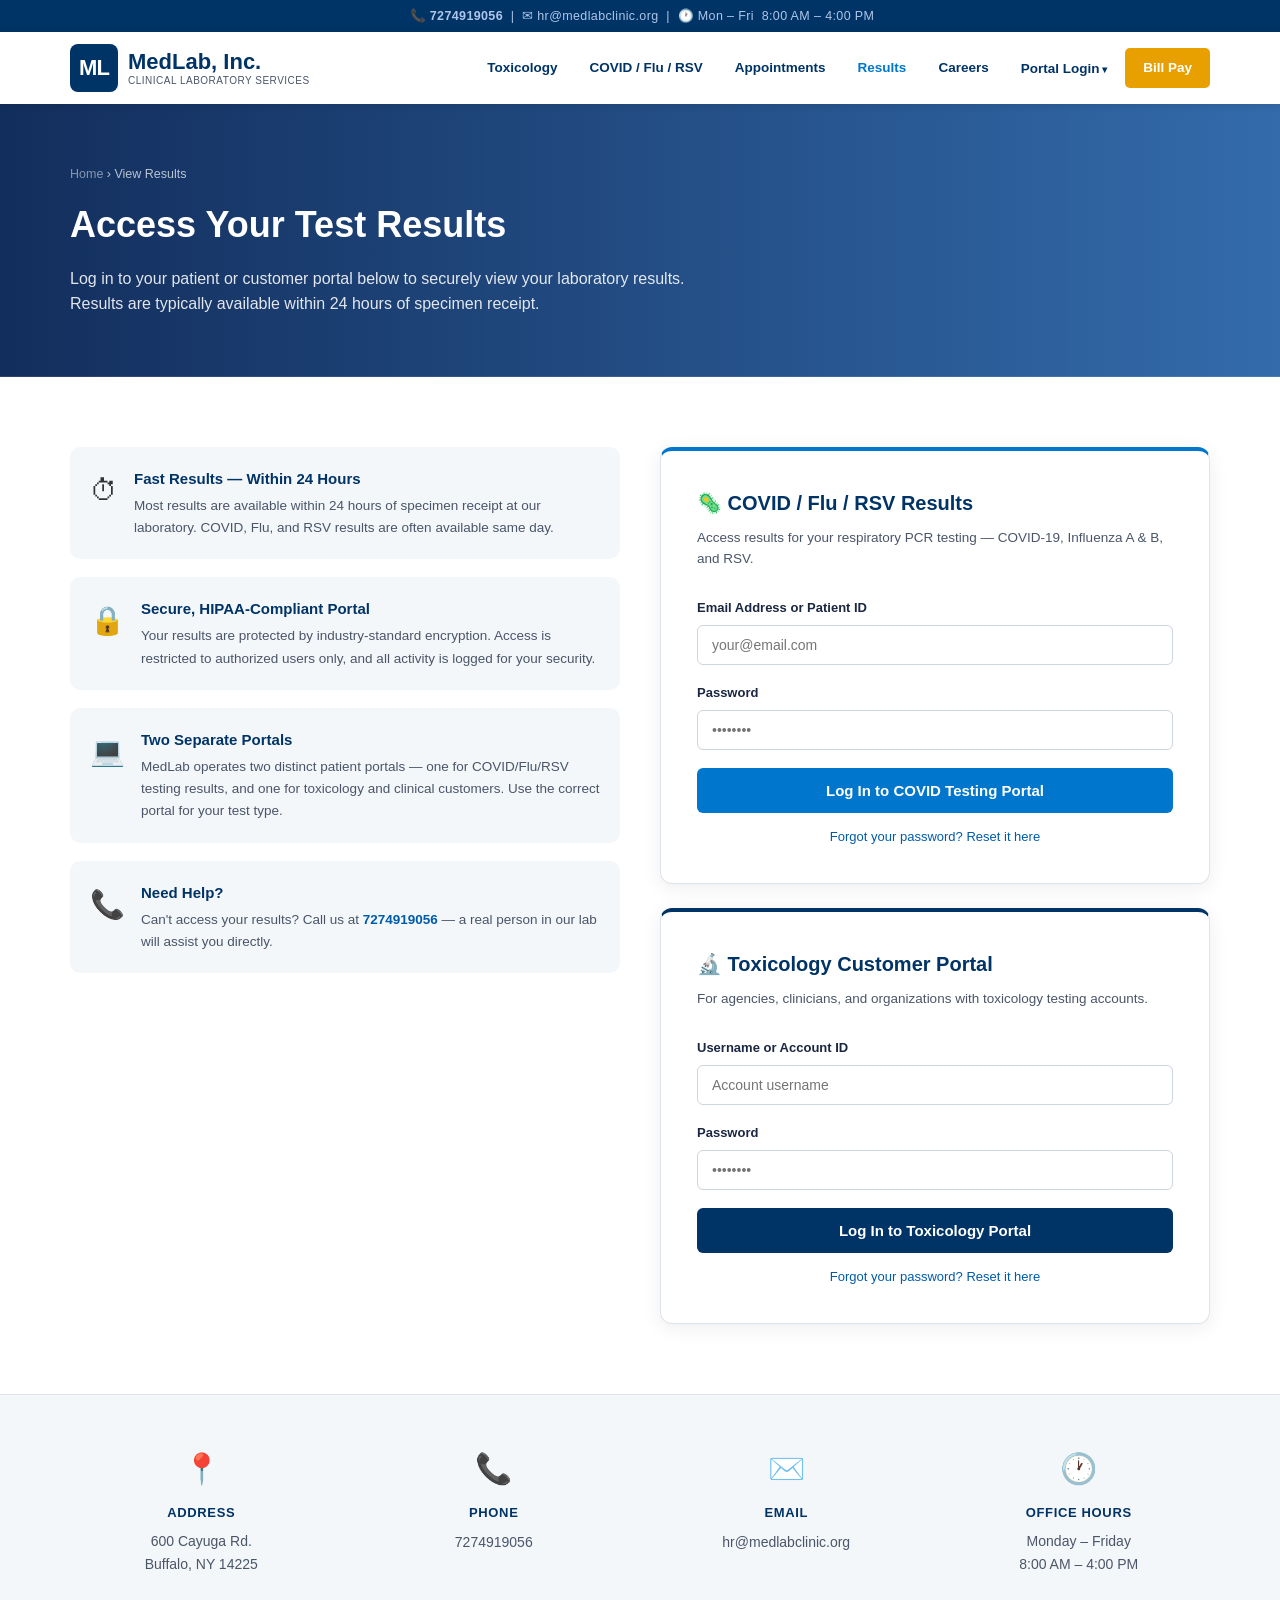
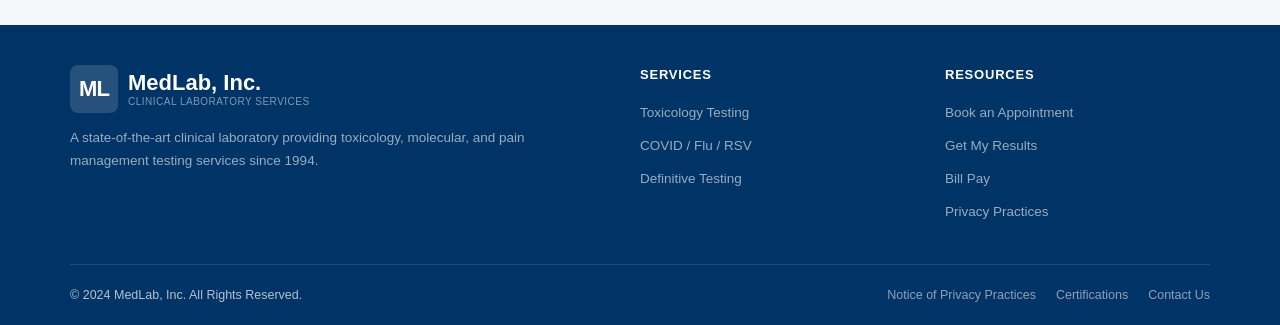
<file: results.html>
<!DOCTYPE html>
<html lang="en">
<head>
  <meta charset="UTF-8" />
  <meta name="viewport" content="width=device-width, initial-scale=1.0" />
  <title>View My Results | MedLab, Inc.</title>
  <link rel="stylesheet" href="css/style.css" />
  <style>
    .page-hero {
      background-image: linear-gradient(90deg, rgba(0,30,80,0.93) 0%, rgba(0,70,150,0.80) 100%),
        url('https://images.unsplash.com/photo-1615461066159-fea0960485d5?auto=format&fit=crop&w=1400&q=80');
      background-size: cover;
      background-position: center;
      color: #fff;
      padding: 60px 0;
    }
    .page-hero .container { max-width: 1180px; margin: 0 auto; padding: 0 20px; }
    .page-hero h1 { font-size: 36px; font-weight: 800; margin-bottom: 12px; }
    .page-hero p { font-size: 16px; opacity: 0.88; max-width: 620px; }
    .breadcrumb { font-size: 12.5px; margin-bottom: 12px; opacity: 0.7; }
    .breadcrumb a { color: rgba(255,255,255,0.7); }
    .portal-grid { display: grid; grid-template-columns: 1fr 1fr; gap: 40px; align-items: start; }
    .portal-card { background: #fff; border: 1px solid #dde4ed; border-radius: 12px; padding: 36px; box-shadow: 0 4px 20px rgba(0,0,0,0.07); }
    .portal-card h2 { font-size: 20px; font-weight: 800; color: #003366; margin-bottom: 8px; }
    .portal-card .subtitle { font-size: 13.5px; color: #4a5568; margin-bottom: 28px; }
    .portal-card.covid-portal { border-top: 4px solid #0077cc; }
    .portal-card.tox-portal { border-top: 4px solid #003366; }
    .form-group { margin-bottom: 18px; }
    .form-group label { display: block; font-size: 13px; font-weight: 700; color: #1a2740; margin-bottom: 6px; }
    .form-group input { width: 100%; padding: 11px 14px; border: 1px solid #cdd5de; border-radius: 6px; font-size: 14px; color: #333; font-family: inherit; transition: border-color 0.2s; }
    .form-group input:focus { outline: none; border-color: #005baa; box-shadow: 0 0 0 3px rgba(0,91,170,0.1); }
    .login-btn { width: 100%; padding: 14px; font-size: 15px; font-weight: 700; border: none; border-radius: 6px; cursor: pointer; transition: background 0.2s; }
    .login-btn.blue-btn { background: #0077cc; color: #fff; }
    .login-btn.blue-btn:hover { background: #005baa; }
    .login-btn.navy-btn { background: #003366; color: #fff; }
    .login-btn.navy-btn:hover { background: #002244; }
    .divider { display: flex; align-items: center; gap: 12px; margin: 18px 0; color: #aaa; font-size: 12px; }
    .divider::before, .divider::after { content: ''; flex: 1; height: 1px; background: #dde4ed; }
    .forgot-link { text-align: center; font-size: 13px; color: #005baa; display: block; margin-top: 14px; }
    .forgot-link:hover { text-decoration: underline; }
    .info-cards { display: flex; flex-direction: column; gap: 18px; }
    .info-item { display: flex; gap: 16px; align-items: flex-start; padding: 20px; background: #f4f7fa; border-radius: 10px; }
    .info-item .icon { font-size: 28px; flex-shrink: 0; margin-top: 2px; }
    .info-item h4 { font-size: 15px; font-weight: 700; color: #003366; margin-bottom: 4px; }
    .info-item p { font-size: 13.5px; color: #4a5568; line-height: 1.65; }
    @media(max-width:700px){ .portal-grid { grid-template-columns:1fr; } }
  </style>
</head>
<body>

<div class="top-bar">
  &nbsp;📞 <strong>7274919056</strong> &nbsp;|&nbsp;
  ✉ <a href="mailto:hr@medlabclinic.org">hr@medlabclinic.org</a> &nbsp;|&nbsp;
  🕐 Mon – Fri &nbsp;8:00 AM – 4:00 PM
</div>

<header>
  <div class="nav-wrapper">
    <a href="index.html" class="logo">
      <div class="logo-icon">ML</div>
      <div class="logo-text">
        <div class="brand">MedLab, Inc.</div>
        <div class="tagline">Clinical Laboratory Services</div>
      </div>
    </a>
    <nav>
      <a href="toxicology.html">Toxicology</a>
      <a href="covid.html">COVID / Flu / RSV</a>
      <a href="appointments.html">Appointments</a>
      <a href="results.html" style="color:var(--light-blue);">Results</a>
      <a href="careers.html">Careers</a>
      <div class="dropdown">
        <a href="#">Portal Login</a>
        <div class="dropdown-menu">
          <a href="#">Toxicology Customer Login</a>
          <a href="#">COVID Testing Login</a>
        </div>
      </div>
      <a href="bill-pay.html" class="nav-bill-pay">Bill Pay</a>
    </nav>
    <div class="hamburger"><span></span><span></span><span></span></div>
  </div>
  <nav class="mobile-nav">
    <a href="toxicology.html">Toxicology</a>
    <a href="covid.html">COVID / Flu / RSV</a>
    <a href="appointments.html">Appointments</a>
    <a href="results.html">Results</a>
    <a href="careers.html">Careers</a>
    <a href="#">Toxicology Customer Login</a>
    <a href="#">COVID Testing Portal</a>
    <a href="bill-pay.html">Bill Pay</a>
  </nav>
</header>

<div class="page-hero">
  <div class="container">
    <div class="breadcrumb"><a href="index.html">Home</a> › View Results</div>
    <h1>Access Your Test Results</h1>
    <p>Log in to your patient or customer portal below to securely view your laboratory results. Results are typically available within 24 hours of specimen receipt.</p>
  </div>
</div>

<section class="section">
  <div class="container">
    <div class="portal-grid">

      <div class="info-cards">
        <div class="info-item">
          <div class="icon">⏱</div>
          <div>
            <h4>Fast Results — Within 24 Hours</h4>
            <p>Most results are available within 24 hours of specimen receipt at our laboratory. COVID, Flu, and RSV results are often available same day.</p>
          </div>
        </div>
        <div class="info-item">
          <div class="icon">🔒</div>
          <div>
            <h4>Secure, HIPAA-Compliant Portal</h4>
            <p>Your results are protected by industry-standard encryption. Access is restricted to authorized users only, and all activity is logged for your security.</p>
          </div>
        </div>
        <div class="info-item">
          <div class="icon">💻</div>
          <div>
            <h4>Two Separate Portals</h4>
            <p>MedLab operates two distinct patient portals — one for COVID/Flu/RSV testing results, and one for toxicology and clinical customers. Use the correct portal for your test type.</p>
          </div>
        </div>
        <div class="info-item">
          <div class="icon">📞</div>
          <div>
            <h4>Need Help?</h4>
            <p>Can't access your results? Call us at <a href="tel:7274919056" style="color:#005baa;font-weight:600;">7274919056</a> — a real person in our lab will assist you directly.</p>
          </div>
        </div>
      </div>

      <div style="display:flex;flex-direction:column;gap:24px;">
        <div class="portal-card covid-portal">
          <h2>🦠 COVID / Flu / RSV Results</h2>
          <p class="subtitle">Access results for your respiratory PCR testing — COVID-19, Influenza A &amp; B, and RSV.</p>
          <form action="#" method="POST">
            <div class="form-group">
              <label for="covid_user">Email Address or Patient ID</label>
              <input type="text" id="covid_user" name="covid_user" placeholder="your@email.com" />
            </div>
            <div class="form-group">
              <label for="covid_pass">Password</label>
              <input type="password" id="covid_pass" name="covid_pass" placeholder="••••••••" />
            </div>
            <button type="submit" class="login-btn blue-btn">Log In to COVID Testing Portal</button>
          </form>
          <a href="#" class="forgot-link">Forgot your password? Reset it here</a>
        </div>

        <div class="portal-card tox-portal">
          <h2>🔬 Toxicology Customer Portal</h2>
          <p class="subtitle">For agencies, clinicians, and organizations with toxicology testing accounts.</p>
          <form action="#" method="POST">
            <div class="form-group">
              <label for="tox_user">Username or Account ID</label>
              <input type="text" id="tox_user" name="tox_user" placeholder="Account username" />
            </div>
            <div class="form-group">
              <label for="tox_pass">Password</label>
              <input type="password" id="tox_pass" name="tox_pass" placeholder="••••••••" />
            </div>
            <button type="submit" class="login-btn navy-btn">Log In to Toxicology Portal</button>
          </form>
          <a href="#" class="forgot-link">Forgot your password? Reset it here</a>
        </div>
      </div>

    </div>
  </div>
</section>

<div class="contact-strip">
  <div class="container">
    <div class="contact-item"><span class="icon">📍</span><h4>Address</h4><p>600 Cayuga Rd.<br>Buffalo, NY 14225</p></div>
    <div class="contact-item"><span class="icon">📞</span><h4>Phone</h4><a href="tel:7274919056">7274919056</a></div>
    <div class="contact-item"><span class="icon">✉️</span><h4>Email</h4><a href="mailto:hr@medlabclinic.org">hr@medlabclinic.org</a></div>
    <div class="contact-item"><span class="icon">🕐</span><h4>Office Hours</h4><p>Monday – Friday<br>8:00 AM – 4:00 PM</p></div>
  </div>
</div>

<footer>
  <div class="container">
    <div class="footer-top">
      <div class="footer-brand">
        <div class="logo">
          <div class="logo-icon">ML</div>
          <div class="logo-text"><div class="brand">MedLab, Inc.</div><div class="tagline">Clinical Laboratory Services</div></div>
        </div>
        <p>A state-of-the-art clinical laboratory providing toxicology, molecular, and pain management testing services since 1994.</p>
      </div>
      <div class="footer-col">
        <h4>Services</h4>
        <ul>
          <li><a href="toxicology.html">Toxicology Testing</a></li>
          <li><a href="covid.html">COVID / Flu / RSV</a></li>
          <li><a href="toxicology.html#definitive">Definitive Testing</a></li>
        </ul>
      </div>
      <div class="footer-col">
        <h4>Resources</h4>
        <ul>
          <li><a href="appointments.html">Book an Appointment</a></li>
          <li><a href="results.html">Get My Results</a></li>
          <li><a href="bill-pay.html">Bill Pay</a></li>
          <li><a href="privacy.html">Privacy Practices</a></li>
        </ul>
      </div>
    </div>
    <div class="footer-bottom">
      <p>&copy; 2024 MedLab, Inc. All Rights Reserved.</p>
      <div class="footer-bottom-links">
        <a href="privacy.html">Notice of Privacy Practices</a>
        <a href="certifications.html">Certifications</a>
        <a href="contact.html">Contact Us</a>
      </div>
    </div>
  </div>
</footer>
<script src="js/main.js"></script>
</body>
</html>
</file>
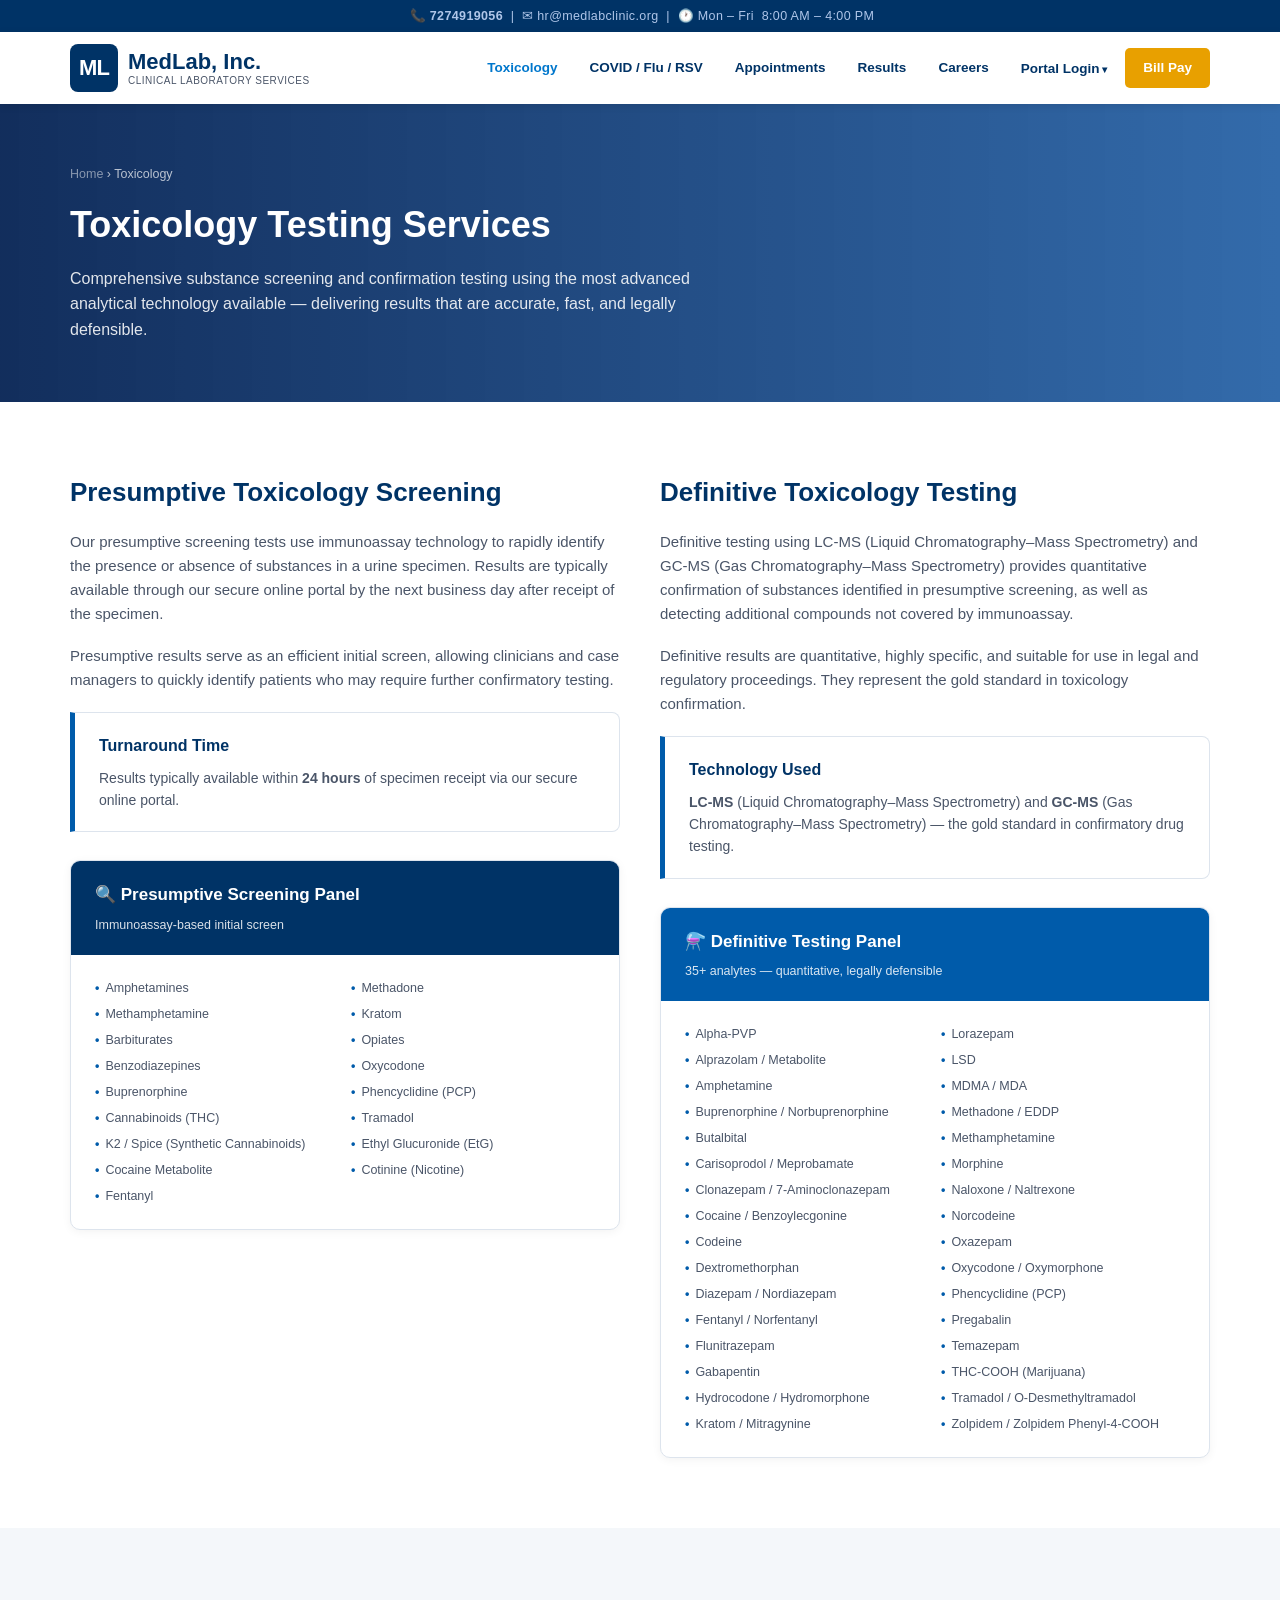
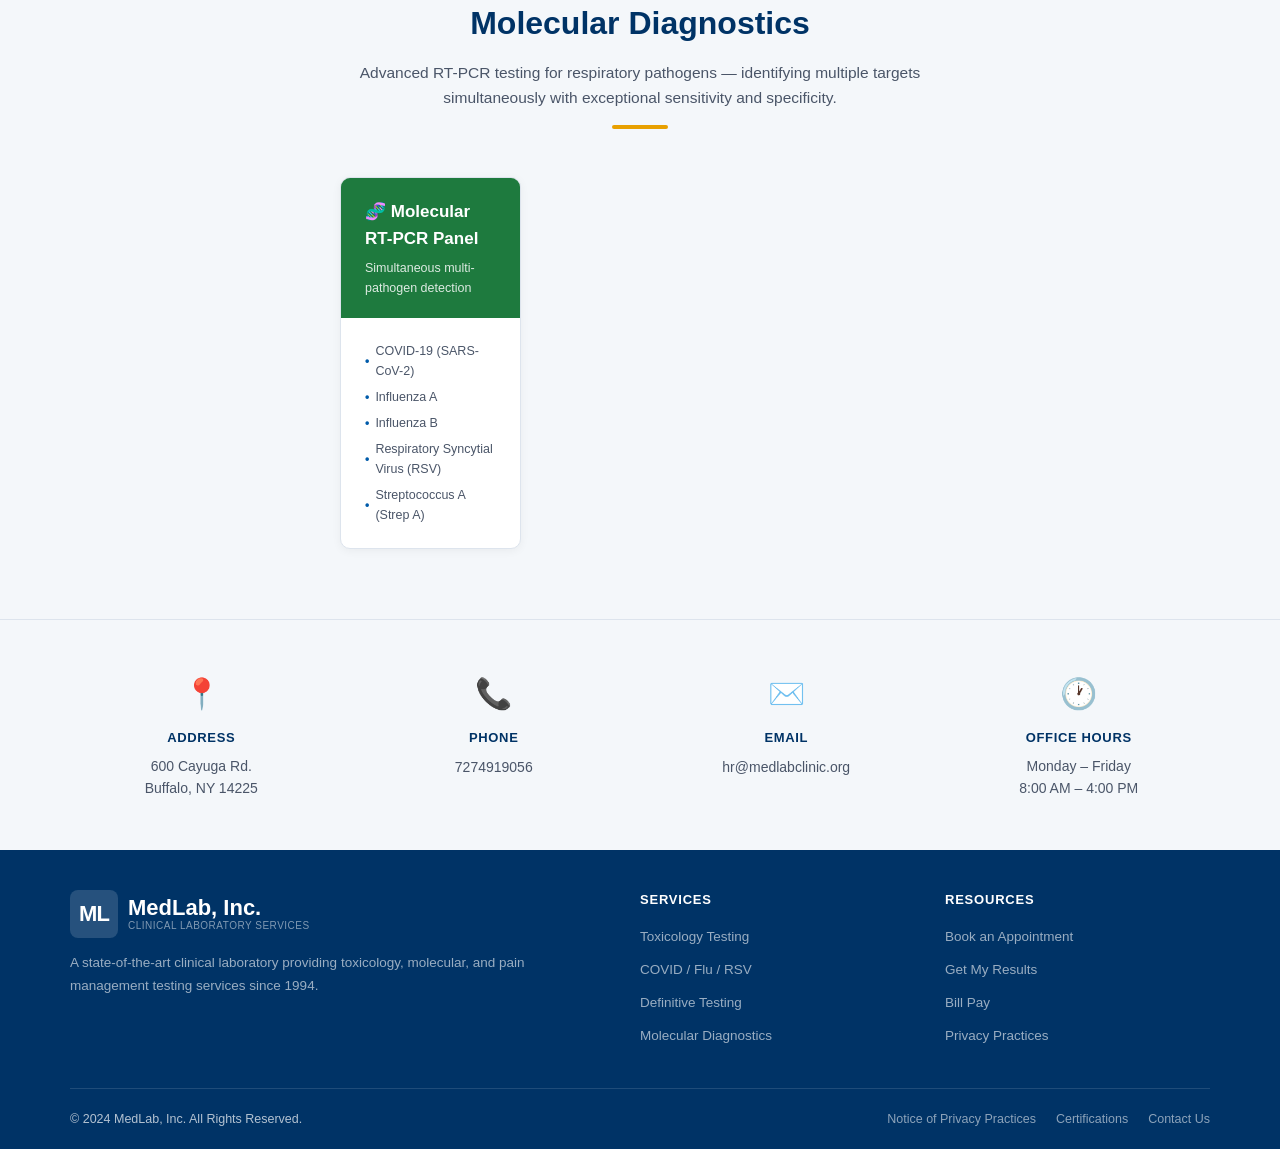
<file: toxicology.html>
<!DOCTYPE html>
<html lang="en">
<head>
  <meta charset="UTF-8" />
  <meta name="viewport" content="width=device-width, initial-scale=1.0" />
  <title>Toxicology Testing | MedLab, Inc.</title>
  <link rel="stylesheet" href="css/style.css" />
  <style>
    .page-hero {
      background-image: linear-gradient(90deg, rgba(0,30,80,0.93) 0%, rgba(0,70,150,0.80) 100%),
        url('https://images.unsplash.com/photo-1581594693702-fbdc51b2763b?auto=format&fit=crop&w=1400&q=80');
      background-size: cover;
      background-position: center;
      color: #fff;
      padding: 60px 0;
    }
    .page-hero .container { max-width: 1180px; margin: 0 auto; padding: 0 20px; }
    .page-hero h1 { font-size: 36px; font-weight: 800; margin-bottom: 12px; }
    .page-hero p { font-size: 16px; opacity: 0.88; max-width: 620px; }
    .breadcrumb { font-size: 12.5px; margin-bottom: 12px; opacity: 0.7; }
    .breadcrumb a { color: rgba(255,255,255,0.7); }
    .breadcrumb a:hover { color: #fff; }
    .info-box {
      background: #fff;
      border: 1px solid #dde4ed;
      border-left: 5px solid #005baa;
      border-radius: 0 8px 8px 0;
      padding: 20px 24px;
      margin-bottom: 28px;
    }
    .info-box h4 { font-size: 16px; font-weight: 700; color: #003366; margin-bottom: 8px; }
    .info-box p { font-size: 14px; color: #4a5568; }
    .two-col { display: grid; grid-template-columns: 1fr 1fr; gap: 40px; align-items: start; }
    @media(max-width:700px){ .two-col { grid-template-columns:1fr; } }
  </style>
</head>
<body>

<div class="top-bar">
  &nbsp;📞 <strong>7274919056</strong> &nbsp;|&nbsp;
  ✉ <a href="mailto:hr@medlabclinic.org">hr@medlabclinic.org</a> &nbsp;|&nbsp;
  🕐 Mon – Fri &nbsp;8:00 AM – 4:00 PM
</div>

<header>
  <div class="nav-wrapper">
    <a href="index.html" class="logo">
      <div class="logo-icon">ML</div>
      <div class="logo-text">
        <div class="brand">MedLab, Inc.</div>
        <div class="tagline">Clinical Laboratory Services</div>
      </div>
    </a>
    <nav>
      <a href="toxicology.html" style="color:var(--light-blue);">Toxicology</a>
      <a href="covid.html">COVID / Flu / RSV</a>
      <a href="appointments.html">Appointments</a>
      <a href="results.html">Results</a>
      <a href="careers.html">Careers</a>
      <div class="dropdown">
        <a href="#">Portal Login</a>
        <div class="dropdown-menu">
          <a href="#">Toxicology Customer Login</a>
          <a href="#">COVID Testing Login</a>
        </div>
      </div>
      <a href="bill-pay.html" class="nav-bill-pay">Bill Pay</a>
    </nav>
    <div class="hamburger"><span></span><span></span><span></span></div>
  </div>
  <nav class="mobile-nav">
    <a href="toxicology.html">Toxicology</a>
    <a href="covid.html">COVID / Flu / RSV</a>
    <a href="appointments.html">Appointments</a>
    <a href="results.html">Results</a>
    <a href="careers.html">Careers</a>
    <a href="#">Toxicology Customer Login</a>
    <a href="#">COVID Testing Portal</a>
    <a href="bill-pay.html">Bill Pay</a>
  </nav>
</header>

<div class="page-hero">
  <div class="container">
    <div class="breadcrumb"><a href="index.html">Home</a> › Toxicology</div>
    <h1>Toxicology Testing Services</h1>
    <p>Comprehensive substance screening and confirmation testing using the most advanced analytical technology available — delivering results that are accurate, fast, and legally defensible.</p>
  </div>
</div>

<section class="section">
  <div class="container">
    <div class="two-col">
      <div>
        <h2 style="font-size:26px;font-weight:800;color:#003366;margin-bottom:16px;" id="presumptive">Presumptive Toxicology Screening</h2>
        <p style="color:#4a5568;margin-bottom:18px;">Our presumptive screening tests use immunoassay technology to rapidly identify the presence or absence of substances in a urine specimen. Results are typically available through our secure online portal by the next business day after receipt of the specimen.</p>
        <p style="color:#4a5568;margin-bottom:20px;">Presumptive results serve as an efficient initial screen, allowing clinicians and case managers to quickly identify patients who may require further confirmatory testing.</p>
        <div class="info-box">
          <h4>Turnaround Time</h4>
          <p>Results typically available within <strong>24 hours</strong> of specimen receipt via our secure online portal.</p>
        </div>
        <div class="test-panel">
          <div class="test-panel-header">
            <h3>🔍 Presumptive Screening Panel</h3>
            <p>Immunoassay-based initial screen</p>
          </div>
          <div class="test-panel-body">
            <ul class="substance-list">
              <li>Amphetamines</li>
              <li>Methamphetamine</li>
              <li>Barbiturates</li>
              <li>Benzodiazepines</li>
              <li>Buprenorphine</li>
              <li>Cannabinoids (THC)</li>
              <li>K2 / Spice (Synthetic Cannabinoids)</li>
              <li>Cocaine Metabolite</li>
              <li>Fentanyl</li>
              <li>Methadone</li>
              <li>Kratom</li>
              <li>Opiates</li>
              <li>Oxycodone</li>
              <li>Phencyclidine (PCP)</li>
              <li>Tramadol</li>
              <li>Ethyl Glucuronide (EtG)</li>
              <li>Cotinine (Nicotine)</li>
            </ul>
          </div>
        </div>
      </div>
      <div>
        <h2 style="font-size:26px;font-weight:800;color:#003366;margin-bottom:16px;" id="definitive">Definitive Toxicology Testing</h2>
        <p style="color:#4a5568;margin-bottom:18px;">Definitive testing using LC-MS (Liquid Chromatography–Mass Spectrometry) and GC-MS (Gas Chromatography–Mass Spectrometry) provides quantitative confirmation of substances identified in presumptive screening, as well as detecting additional compounds not covered by immunoassay.</p>
        <p style="color:#4a5568;margin-bottom:20px;">Definitive results are quantitative, highly specific, and suitable for use in legal and regulatory proceedings. They represent the gold standard in toxicology confirmation.</p>
        <div class="info-box">
          <h4>Technology Used</h4>
          <p><strong>LC-MS</strong> (Liquid Chromatography–Mass Spectrometry) and <strong>GC-MS</strong> (Gas Chromatography–Mass Spectrometry) — the gold standard in confirmatory drug testing.</p>
        </div>
        <div class="test-panel">
          <div class="test-panel-header blue-header">
            <h3>⚗️ Definitive Testing Panel</h3>
            <p>35+ analytes — quantitative, legally defensible</p>
          </div>
          <div class="test-panel-body">
            <ul class="substance-list">
              <li>Alpha-PVP</li>
              <li>Alprazolam / Metabolite</li>
              <li>Amphetamine</li>
              <li>Buprenorphine / Norbuprenorphine</li>
              <li>Butalbital</li>
              <li>Carisoprodol / Meprobamate</li>
              <li>Clonazepam / 7-Aminoclonazepam</li>
              <li>Cocaine / Benzoylecgonine</li>
              <li>Codeine</li>
              <li>Dextromethorphan</li>
              <li>Diazepam / Nordiazepam</li>
              <li>Fentanyl / Norfentanyl</li>
              <li>Flunitrazepam</li>
              <li>Gabapentin</li>
              <li>Hydrocodone / Hydromorphone</li>
              <li>Kratom / Mitragynine</li>
              <li>Lorazepam</li>
              <li>LSD</li>
              <li>MDMA / MDA</li>
              <li>Methadone / EDDP</li>
              <li>Methamphetamine</li>
              <li>Morphine</li>
              <li>Naloxone / Naltrexone</li>
              <li>Norcodeine</li>
              <li>Oxazepam</li>
              <li>Oxycodone / Oxymorphone</li>
              <li>Phencyclidine (PCP)</li>
              <li>Pregabalin</li>
              <li>Temazepam</li>
              <li>THC-COOH (Marijuana)</li>
              <li>Tramadol / O-Desmethyltramadol</li>
              <li>Zolpidem / Zolpidem Phenyl-4-COOH</li>
            </ul>
          </div>
        </div>
      </div>
    </div>
  </div>
</section>

<section class="section section-alt" id="molecular">
  <div class="container">
    <div class="section-header">
      <h2>Molecular Diagnostics</h2>
      <p>Advanced RT-PCR testing for respiratory pathogens — identifying multiple targets simultaneously with exceptional sensitivity and specificity.</p>
      <div class="underline"></div>
    </div>
    <div class="testing-grid" style="max-width:600px;margin:0 auto;">
      <div class="test-panel">
        <div class="test-panel-header green-header">
          <h3>🧬 Molecular RT-PCR Panel</h3>
          <p>Simultaneous multi-pathogen detection</p>
        </div>
        <div class="test-panel-body">
          <ul class="substance-list" style="columns:1;">
            <li>COVID-19 (SARS-CoV-2)</li>
            <li>Influenza A</li>
            <li>Influenza B</li>
            <li>Respiratory Syncytial Virus (RSV)</li>
            <li>Streptococcus A (Strep A)</li>
          </ul>
        </div>
      </div>
    </div>
  </div>
</section>

<div class="contact-strip" id="contact">
  <div class="container">
    <div class="contact-item"><span class="icon">📍</span><h4>Address</h4><p>600 Cayuga Rd.<br>Buffalo, NY 14225</p></div>
    <div class="contact-item"><span class="icon">📞</span><h4>Phone</h4><a href="tel:7274919056">7274919056</a></div>
    <div class="contact-item"><span class="icon">✉️</span><h4>Email</h4><a href="mailto:hr@medlabclinic.org">hr@medlabclinic.org</a></div>
    <div class="contact-item"><span class="icon">🕐</span><h4>Office Hours</h4><p>Monday – Friday<br>8:00 AM – 4:00 PM</p></div>
  </div>
</div>

<footer>
  <div class="container">
    <div class="footer-top">
      <div class="footer-brand">
        <div class="logo">
          <div class="logo-icon">ML</div>
          <div class="logo-text"><div class="brand">MedLab, Inc.</div><div class="tagline">Clinical Laboratory Services</div></div>
        </div>
        <p>A state-of-the-art clinical laboratory providing toxicology, molecular, and pain management testing services since 1994.</p>
      </div>
      <div class="footer-col">
        <h4>Services</h4>
        <ul>
          <li><a href="toxicology.html">Toxicology Testing</a></li>
          <li><a href="covid.html">COVID / Flu / RSV</a></li>
          <li><a href="toxicology.html#definitive">Definitive Testing</a></li>
          <li><a href="toxicology.html#molecular">Molecular Diagnostics</a></li>
        </ul>
      </div>
      <div class="footer-col">
        <h4>Resources</h4>
        <ul>
          <li><a href="appointments.html">Book an Appointment</a></li>
          <li><a href="results.html">Get My Results</a></li>
          <li><a href="bill-pay.html">Bill Pay</a></li>
          <li><a href="privacy.html">Privacy Practices</a></li>
        </ul>
      </div>
    </div>
    <div class="footer-bottom">
      <p>&copy; 2024 MedLab, Inc. All Rights Reserved.</p>
      <div class="footer-bottom-links">
        <a href="privacy.html">Notice of Privacy Practices</a>
        <a href="certifications.html">Certifications</a>
        <a href="contact.html">Contact Us</a>
      </div>
    </div>
  </div>
</footer>
<script src="js/main.js"></script>
</body>
</html>
</file>
<file: css/style.css>
/* ===== RESET & BASE ===== */
*, *::before, *::after { box-sizing: border-box; margin: 0; padding: 0; }

body {
  font-family: 'Segoe UI', Arial, sans-serif;
  color: #333;
  background: #fff;
  font-size: 15px;
  line-height: 1.6;
}

a { text-decoration: none; color: inherit; }
ul { list-style: none; }
img { max-width: 100%; display: block; }

/* ===== VARIABLES ===== */
:root {
  --navy: #003366;
  --blue: #005baa;
  --light-blue: #0077cc;
  --accent: #e8a000;
  --accent-hover: #c98900;
  --gray-bg: #f4f7fa;
  --gray-mid: #dde4ed;
  --text-dark: #1a2740;
  --text-mid: #4a5568;
  --white: #ffffff;
  --red: #c0392b;
  --green: #27ae60;
}

/* ===== TOP BAR ===== */
.top-bar {
  background: var(--navy);
  color: #afc6e9;
  font-size: 12.5px;
  padding: 6px 0;
  text-align: center;
  letter-spacing: 0.03em;
}
.top-bar a { color: #afc6e9; }
.top-bar a:hover { color: #fff; }

/* ===== HEADER / NAV ===== */
header {
  background: #fff;
  box-shadow: 0 2px 8px rgba(0,0,0,0.1);
  position: sticky;
  top: 0;
  z-index: 1000;
}

.nav-wrapper {
  max-width: 1180px;
  margin: 0 auto;
  display: flex;
  align-items: center;
  justify-content: space-between;
  padding: 0 20px;
  height: 72px;
}

.logo {
  display: flex;
  align-items: center;
  gap: 10px;
}
.logo-icon {
  width: 48px;
  height: 48px;
  background: var(--navy);
  border-radius: 8px;
  display: flex;
  align-items: center;
  justify-content: center;
  color: #fff;
  font-size: 22px;
  font-weight: 900;
  letter-spacing: -1px;
}
.logo-text { line-height: 1.1; }
.logo-text .brand { font-size: 22px; font-weight: 800; color: var(--navy); }
.logo-text .tagline { font-size: 10px; color: var(--text-mid); letter-spacing: 0.05em; text-transform: uppercase; }

nav { display: flex; align-items: center; gap: 4px; }

nav a, .dropdown > a {
  color: var(--navy);
  font-weight: 600;
  font-size: 13.5px;
  padding: 8px 14px;
  border-radius: 4px;
  transition: background 0.2s, color 0.2s;
  white-space: nowrap;
}
nav a:hover { background: var(--gray-bg); color: var(--light-blue); }

.dropdown { position: relative; }
.dropdown > a::after { content: ' ▾'; font-size: 10px; }
.dropdown-menu {
  display: none;
  position: absolute;
  top: calc(100% + 6px);
  left: 0;
  background: #fff;
  border: 1px solid var(--gray-mid);
  border-radius: 6px;
  box-shadow: 0 8px 24px rgba(0,0,0,0.12);
  min-width: 210px;
  z-index: 200;
  overflow: hidden;
}
.dropdown:hover .dropdown-menu { display: block; }
.dropdown-menu a {
  display: block;
  padding: 11px 18px;
  font-size: 13px;
  font-weight: 500;
  color: var(--text-dark);
  border-bottom: 1px solid #f0f4f8;
  transition: background 0.15s;
}
.dropdown-menu a:last-child { border-bottom: none; }
.dropdown-menu a:hover { background: var(--gray-bg); color: var(--light-blue); }

.nav-bill-pay {
  background: var(--accent);
  color: #fff !important;
  font-weight: 700 !important;
  padding: 9px 18px !important;
  border-radius: 5px !important;
}
.nav-bill-pay:hover { background: var(--accent-hover) !important; color: #fff !important; }

.hamburger { display: none; cursor: pointer; flex-direction: column; gap: 5px; }
.hamburger span { width: 26px; height: 3px; background: var(--navy); border-radius: 2px; transition: 0.3s; }

/* ===== HERO SLIDER ===== */
.hero { position: relative; overflow: hidden; user-select: none; }

.hero-slide {
  display: none;
  position: relative;
  width: 100%;
  min-height: 540px;
  align-items: center;
  overflow: hidden;
}
.hero-slide.active { display: flex; }

/* Fade transition */
.hero-slide { animation: none; }
.hero-slide.active { animation: heroFadeIn 0.7s ease; }
@keyframes heroFadeIn {
  from { opacity: 0; transform: scale(1.03); }
  to   { opacity: 1; transform: scale(1); }
}

.hero-bg {
  position: absolute; inset: 0;
  background-size: cover;
  background-position: center top;
  z-index: 0;
  transition: transform 6s ease;
}
/* Ken Burns subtle zoom while slide is active */
.hero-slide.active .hero-bg {
  transform: scale(1.06);
}
.hero-bg::after {
  content: '';
  position: absolute; inset: 0;
  background: linear-gradient(
    100deg,
    rgba(0,20,55,0.85) 0%,
    rgba(0,35,80,0.72) 45%,
    rgba(0,20,55,0.25) 75%,
    transparent 100%
  );
}

.hero-content {
  position: relative; z-index: 2;
  padding: 70px 0 70px 8%;
  color: #fff;
  max-width: 580px;
}
.hero-tag {
  display: inline-block;
  background: var(--accent);
  color: #fff;
  font-size: 11px;
  font-weight: 700;
  letter-spacing: 0.1em;
  text-transform: uppercase;
  padding: 5px 14px;
  border-radius: 3px;
  margin-bottom: 16px;
}
.hero-content h1 {
  font-size: 42px;
  font-weight: 900;
  line-height: 1.12;
  margin-bottom: 18px;
  text-shadow: 0 3px 12px rgba(0,0,0,0.4);
  letter-spacing: -0.5px;
}
.hero-content p {
  font-size: 16px;
  line-height: 1.7;
  margin-bottom: 30px;
  opacity: 0.93;
  max-width: 500px;
}
.hero-buttons { display: flex; gap: 14px; flex-wrap: wrap; }
.btn-primary {
  background: var(--accent);
  color: #fff;
  font-weight: 700;
  font-size: 14px;
  padding: 14px 30px;
  border-radius: 4px;
  border: 2px solid var(--accent);
  cursor: pointer;
  transition: background 0.2s, transform 0.15s, box-shadow 0.2s;
  display: inline-block;
  letter-spacing: 0.02em;
}
.btn-primary:hover {
  background: var(--accent-hover);
  border-color: var(--accent-hover);
  transform: translateY(-2px);
  box-shadow: 0 6px 18px rgba(232,160,0,0.35);
}
.btn-secondary {
  background: rgba(255,255,255,0.12);
  color: #fff;
  font-weight: 700;
  font-size: 14px;
  padding: 14px 30px;
  border-radius: 4px;
  border: 2px solid rgba(255,255,255,0.65);
  cursor: pointer;
  transition: 0.2s;
  display: inline-block;
  backdrop-filter: blur(4px);
}
.btn-secondary:hover { background: rgba(255,255,255,0.25); border-color: #fff; }

/* Arrow nav */
.hero-arrow {
  position: absolute;
  top: 50%;
  transform: translateY(-50%);
  z-index: 10;
  background: rgba(0,0,0,0.28);
  color: #fff;
  border: 2px solid rgba(255,255,255,0.35);
  cursor: pointer;
  width: 50px; height: 50px;
  border-radius: 50%;
  font-size: 20px;
  display: flex;
  align-items: center;
  justify-content: center;
  transition: background 0.2s, border-color 0.2s, transform 0.2s;
  line-height: 1;
}
.hero-arrow:hover {
  background: rgba(0,0,0,0.62);
  border-color: rgba(255,255,255,0.8);
  transform: translateY(-50%) scale(1.08);
}
.hero-arrow.prev { left: 22px; }
.hero-arrow.next { right: 22px; }

/* Dot indicators */
.hero-indicators {
  position: absolute;
  bottom: 22px;
  left: 50%;
  transform: translateX(-50%);
  display: flex;
  gap: 9px;
  z-index: 10;
}
.hero-indicators span {
  width: 10px; height: 10px;
  border-radius: 50%;
  background: rgba(255,255,255,0.4);
  cursor: pointer;
  transition: background 0.25s, width 0.25s;
  border: 1.5px solid rgba(255,255,255,0.5);
}
.hero-indicators span.active {
  background: var(--accent);
  width: 28px;
  border-radius: 5px;
  border-color: var(--accent);
}

/* Slide-specific background images — using original medlabinc.com assets */
.slide-1 .hero-bg {
  background-image: url('https://test.medlabcares.com/wp-content/uploads/2023/01/banner-sickboy.jpg');
  background-position: center center;
}
.slide-2 .hero-bg {
  background-image: url('https://test.medlabcares.com/wp-content/uploads/2022/07/30yranniversary.png');
  background-position: center center;
  background-size: cover;
}
.slide-3 .hero-bg {
  background-image: url('https://test.medlabcares.com/wp-content/uploads/2020/11/banner3.jpg');
  background-position: center center;
}
.slide-4 .hero-bg {
  background-image: url('https://test.medlabcares.com/wp-content/uploads/2020/11/banner2.jpg');
  background-position: center center;
}

/* Slide 2 (anniversary) — lighter bg needs darker overlay */
.slide-2 .hero-bg::after {
  background: linear-gradient(
    100deg,
    rgba(0,10,40,0.80) 0%,
    rgba(0,20,60,0.65) 50%,
    rgba(0,10,40,0.20) 100%
  );
}

/* ===== STATS BAR ===== */
.stats-bar {
  background: var(--navy);
  color: #fff;
  padding: 28px 0;
}
.stats-bar .container {
  max-width: 1180px;
  margin: 0 auto;
  padding: 0 20px;
  display: grid;
  grid-template-columns: repeat(3, 1fr);
  gap: 20px;
  text-align: center;
}
.stat-item { border-right: 1px solid rgba(255,255,255,0.15); }
.stat-item:last-child { border-right: none; }
.stat-number {
  font-size: 42px;
  font-weight: 800;
  color: var(--accent);
  line-height: 1;
  display: block;
}
.stat-label { font-size: 13px; opacity: 0.8; margin-top: 4px; letter-spacing: 0.03em; }

/* ===== SECTION GENERIC ===== */
.section { padding: 70px 0; }
.section-alt { background: var(--gray-bg); }
.container { max-width: 1180px; margin: 0 auto; padding: 0 20px; }

.section-header { text-align: center; margin-bottom: 48px; }
.section-header h2 {
  font-size: 32px;
  font-weight: 800;
  color: var(--navy);
  margin-bottom: 12px;
}
.section-header p { font-size: 15.5px; color: var(--text-mid); max-width: 640px; margin: 0 auto; }
.section-header .underline {
  width: 56px; height: 4px;
  background: var(--accent);
  border-radius: 2px;
  margin: 14px auto 0;
}

/* ===== ANNOUNCEMENT BANNER ===== */
.announcement {
  background: linear-gradient(90deg, var(--navy) 0%, var(--blue) 100%);
  color: #fff;
  padding: 28px 0;
}
.announcement .container {
  display: flex;
  align-items: center;
  justify-content: space-between;
  gap: 24px;
  flex-wrap: wrap;
}
.ann-badge {
  background: var(--accent);
  color: #fff;
  font-weight: 800;
  font-size: 26px;
  width: 80px; height: 80px;
  border-radius: 50%;
  display: flex;
  align-items: center;
  justify-content: center;
  flex-shrink: 0;
  line-height: 1;
  text-align: center;
  flex-direction: column;
}
.ann-badge small { font-size: 10px; font-weight: 600; letter-spacing: 0.05em; }
.ann-text h3 { font-size: 22px; font-weight: 800; margin-bottom: 6px; }
.ann-text p { font-size: 14.5px; opacity: 0.88; }
.ann-cta .btn-primary { background: var(--accent); border-color: var(--accent); }

/* ===== COVID TESTING BANNER ===== */
.covid-banner {
  background: linear-gradient(90deg, #003366 0%, #004f9a 100%);
  padding: 50px 0;
}
.covid-banner .container {
  display: flex;
  align-items: center;
  gap: 40px;
  flex-wrap: wrap;
}
.covid-icon-box {
  width: 90px; height: 90px;
  background: rgba(255,255,255,0.12);
  border-radius: 50%;
  display: flex;
  align-items: center;
  justify-content: center;
  font-size: 42px;
  flex-shrink: 0;
  border: 2px solid rgba(255,255,255,0.3);
}
.covid-text { color: #fff; flex: 1; min-width: 260px; }
.covid-text h2 { font-size: 28px; font-weight: 800; margin-bottom: 10px; }
.covid-text p { font-size: 15px; opacity: 0.9; margin-bottom: 18px; }
.covid-chips { display: flex; gap: 10px; flex-wrap: wrap; }
.chip {
  background: rgba(255,255,255,0.18);
  border: 1px solid rgba(255,255,255,0.35);
  color: #fff;
  font-size: 12px;
  font-weight: 600;
  padding: 5px 14px;
  border-radius: 20px;
}

/* ===== ABOUT SECTION ===== */
.about-grid {
  display: grid;
  grid-template-columns: 1fr 1fr;
  gap: 60px;
  align-items: center;
}
.about-image-block {
  position: relative;
  border-radius: 12px;
  overflow: hidden;
}
.about-img-placeholder {
  width: 100%;
  height: 380px;
  border-radius: 12px;
  overflow: hidden;
}
.about-img-placeholder img {
  width: 100%;
  height: 100%;
  object-fit: cover;
  border-radius: 12px;
  display: block;
}
.about-badge {
  position: absolute;
  bottom: -18px;
  right: -18px;
  background: var(--accent);
  color: #fff;
  width: 110px; height: 110px;
  border-radius: 50%;
  display: flex;
  flex-direction: column;
  align-items: center;
  justify-content: center;
  font-weight: 800;
  text-align: center;
  box-shadow: 0 6px 20px rgba(232,160,0,0.4);
  line-height: 1.2;
  font-size: 13px;
}
.about-badge .big { font-size: 30px; }

.about-content h2 { font-size: 30px; font-weight: 800; color: var(--navy); margin-bottom: 18px; }
.about-content p { color: var(--text-mid); margin-bottom: 16px; font-size: 15px; }
.about-bullets { margin: 20px 0; }
.about-bullets li {
  padding: 10px 0;
  border-bottom: 1px solid var(--gray-mid);
  display: flex;
  align-items: flex-start;
  gap: 12px;
  color: var(--text-mid);
  font-size: 14.5px;
}
.about-bullets li::before {
  content: '✓';
  color: var(--green);
  font-weight: 700;
  font-size: 15px;
  margin-top: 1px;
  flex-shrink: 0;
}

/* ===== SERVICES CARDS ===== */
.services-grid {
  display: grid;
  grid-template-columns: repeat(3, 1fr);
  gap: 28px;
}
.service-card {
  background: #fff;
  border-radius: 10px;
  border: 1px solid var(--gray-mid);
  padding: 0;
  text-align: center;
  transition: box-shadow 0.25s, transform 0.2s;
  overflow: hidden;
}
.service-card:hover {
  box-shadow: 0 14px 36px rgba(0,60,120,0.14);
  transform: translateY(-5px);
}
.service-icon {
  width: 70px; height: 70px;
  border-radius: 50%;
  display: flex;
  align-items: center;
  justify-content: center;
  margin: 0 auto 18px;
  font-size: 30px;
}
.icon-blue { background: #e6f0fb; color: var(--blue); }
.icon-green { background: #e6f7ec; color: var(--green); }
.icon-orange { background: #fef6e4; color: var(--accent); }
.icon-navy { background: #e6ecf4; color: var(--navy); }
.icon-red { background: #fdecea; color: var(--red); }
.icon-purple { background: #f0ebf8; color: #7b2d8b; }

/* Card top image */
.service-card-img {
  width: 100%;
  height: 175px;
  overflow: hidden;
  display: block;
}
.service-card-img img {
  width: 100%;
  height: 100%;
  object-fit: cover;
  transition: transform 0.45s ease;
  display: block;
}
.service-card:hover .service-card-img img { transform: scale(1.07); }

/* Card body */
.service-card-body {
  padding: 22px 22px 26px;
}
.service-card h3 { font-size: 16px; font-weight: 700; color: var(--navy); margin-bottom: 8px; }
.service-card p { font-size: 13px; color: var(--text-mid); line-height: 1.7; }

/* ===== COMMUNITY HEALTH ===== */
.community-grid {
  display: grid;
  grid-template-columns: repeat(2, 1fr);
  gap: 28px;
}
.community-card {
  background: #fff;
  border-radius: 10px;
  box-shadow: 0 2px 14px rgba(0,0,0,0.07);
  overflow: hidden;
  transition: transform 0.22s, box-shadow 0.22s;
  border-top: 5px solid var(--blue);
}
.community-card:hover {
  transform: translateY(-4px);
  box-shadow: 0 10px 28px rgba(0,60,120,0.13);
}
.community-card.accent-border { border-top-color: var(--accent); }
.community-card.green-border { border-top-color: var(--green); }
.community-card.red-border { border-top-color: var(--red); }

.community-card-img {
  width: 100%;
  height: 160px;
  overflow: hidden;
}
.community-card-img img {
  width: 100%; height: 100%;
  object-fit: cover;
  transition: transform 0.4s ease;
  display: block;
}
.community-card:hover .community-card-img img { transform: scale(1.06); }
.community-card-body { padding: 22px 24px 24px; }

.community-card h3 {
  font-size: 17px;
  font-weight: 700;
  color: var(--navy);
  margin-bottom: 8px;
  display: flex;
  align-items: center;
  gap: 10px;
}
.community-card p { font-size: 14px; color: var(--text-mid); line-height: 1.7; }

/* ===== FEATURES GRID ===== */
.features-grid {
  display: grid;
  grid-template-columns: repeat(5, 1fr);
  gap: 20px;
}
.feature-item { text-align: center; padding: 28px 16px; }
.feature-num {
  width: 56px; height: 56px;
  border-radius: 50%;
  background: var(--navy);
  color: #fff;
  font-size: 22px;
  font-weight: 800;
  display: flex;
  align-items: center;
  justify-content: center;
  margin: 0 auto 14px;
}
.feature-item h4 { font-size: 14.5px; font-weight: 700; color: var(--navy); margin-bottom: 8px; }
.feature-item p { font-size: 12.5px; color: var(--text-mid); line-height: 1.65; }

/* ===== TESTING PANELS ===== */
.testing-grid {
  display: grid;
  grid-template-columns: repeat(3, 1fr);
  gap: 28px;
}
.test-panel {
  background: #fff;
  border-radius: 10px;
  border: 1px solid var(--gray-mid);
  overflow: hidden;
  box-shadow: 0 2px 10px rgba(0,0,0,0.05);
}
.test-panel-header {
  background: var(--navy);
  color: #fff;
  padding: 20px 24px;
}
.test-panel-header.blue-header { background: var(--blue); }
.test-panel-header.green-header { background: #1e7a3e; }

.test-panel-header h3 { font-size: 17px; font-weight: 700; margin-bottom: 6px; }
.test-panel-header p { font-size: 12.5px; opacity: 0.85; }
.test-panel-body { padding: 20px 24px; }
.substance-list { columns: 2; gap: 12px; }
.substance-list li {
  font-size: 12.5px;
  color: var(--text-mid);
  padding: 3px 0;
  display: flex;
  align-items: center;
  gap: 6px;
  break-inside: avoid;
}
.substance-list li::before {
  content: '•';
  color: var(--blue);
  font-weight: 700;
  flex-shrink: 0;
}

/* ===== SCIENCE/QUALITY BANNERS ===== */
.dual-banners {
  display: grid;
  grid-template-columns: 1fr 1fr;
  gap: 0;
}
.dual-banner {
  padding: 60px 50px;
  color: #fff;
  display: flex;
  align-items: center;
  gap: 30px;
  min-height: 220px;
}
.dual-banner.science {
  background-image: linear-gradient(135deg, rgba(0,25,70,0.82) 0%, rgba(0,55,120,0.75) 100%),
    url('https://test.medlabcares.com/wp-content/uploads/2020/11/banner3.jpg');
  background-size: cover;
  background-position: center;
}
.dual-banner.quality {
  background-image: linear-gradient(135deg, rgba(15,60,25,0.82) 0%, rgba(25,90,40,0.75) 100%),
    url('https://test.medlabcares.com/wp-content/uploads/2020/11/banner2.jpg');
  background-size: cover;
  background-position: center;
}
.dual-banner-icon { font-size: 64px; opacity: 0.7; flex-shrink: 0; }
.dual-banner-text h3 { font-size: 26px; font-weight: 800; margin-bottom: 10px; }
.dual-banner-text p { font-size: 14.5px; opacity: 0.9; line-height: 1.7; }

/* ===== CONTACT / FOOTER ===== */
.contact-strip {
  background: var(--gray-bg);
  padding: 50px 0;
  border-top: 1px solid var(--gray-mid);
}
.contact-strip .container {
  display: grid;
  grid-template-columns: repeat(4, 1fr);
  gap: 30px;
  text-align: center;
}
.contact-item .icon {
  font-size: 30px;
  color: var(--blue);
  margin-bottom: 10px;
  display: block;
}
.contact-item h4 { font-size: 13px; font-weight: 700; color: var(--navy); text-transform: uppercase; letter-spacing: 0.05em; margin-bottom: 6px; }
.contact-item p, .contact-item a { font-size: 14px; color: var(--text-mid); }
.contact-item a:hover { color: var(--light-blue); }

footer {
  background: var(--navy);
  color: rgba(255,255,255,0.7);
  padding: 40px 0 20px;
}
.footer-top {
  display: grid;
  grid-template-columns: 2fr 1fr 1fr;
  gap: 40px;
  padding-bottom: 32px;
  border-bottom: 1px solid rgba(255,255,255,0.12);
  margin-bottom: 20px;
}
.footer-brand .logo-icon { background: rgba(255,255,255,0.15); }
.footer-brand .brand { color: #fff; }
.footer-brand .tagline { color: rgba(255,255,255,0.5); }
.footer-brand p { font-size: 13.5px; margin-top: 14px; line-height: 1.7; color: rgba(255,255,255,0.6); }

.footer-col h4 { font-size: 13px; font-weight: 700; text-transform: uppercase; letter-spacing: 0.06em; color: #fff; margin-bottom: 14px; }
.footer-col ul li { margin-bottom: 9px; }
.footer-col ul li a { font-size: 13.5px; color: rgba(255,255,255,0.6); transition: color 0.2s; }
.footer-col ul li a:hover { color: #fff; }

.footer-bottom {
  display: flex;
  align-items: center;
  justify-content: space-between;
  flex-wrap: wrap;
  gap: 10px;
}
.footer-bottom p { font-size: 12.5px; }
.footer-bottom-links { display: flex; gap: 20px; }
.footer-bottom-links a { font-size: 12.5px; color: rgba(255,255,255,0.55); }
.footer-bottom-links a:hover { color: #fff; }

/* ===== CERTIFICATIONS BADGE BAR ===== */
.cert-bar {
  background: #fff;
  padding: 24px 0;
  border-top: 1px solid var(--gray-mid);
  border-bottom: 1px solid var(--gray-mid);
}
.cert-bar .container { display: flex; align-items: center; justify-content: center; gap: 40px; flex-wrap: wrap; }
.cert-badge {
  display: flex;
  align-items: center;
  gap: 10px;
  font-size: 13px;
  font-weight: 600;
  color: var(--text-mid);
}
.cert-badge .badge-icon {
  width: 40px; height: 40px;
  background: var(--navy);
  border-radius: 6px;
  display: flex;
  align-items: center;
  justify-content: center;
  color: #fff;
  font-size: 18px;
}

/* ===== MOBILE MENU ===== */
.mobile-nav {
  display: none;
  flex-direction: column;
  gap: 0;
  background: #fff;
  border-top: 2px solid var(--navy);
  padding: 10px 0;
  position: absolute;
  left: 0; right: 0;
  top: 100%;
  box-shadow: 0 8px 20px rgba(0,0,0,0.15);
  z-index: 999;
}
.mobile-nav a {
  padding: 13px 24px;
  display: block;
  border-bottom: 1px solid var(--gray-mid);
  font-weight: 600;
  color: var(--navy);
  font-size: 14px;
}
.mobile-nav a:last-child { border-bottom: none; }

/* ===== RESPONSIVE ===== */
@media (max-width: 1024px) {
  .features-grid { grid-template-columns: repeat(3, 1fr); }
}
@media (max-width: 900px) {
  .about-grid { grid-template-columns: 1fr; gap: 40px; }
  .services-grid { grid-template-columns: repeat(2, 1fr); }
  .community-grid { grid-template-columns: 1fr; }
  .testing-grid { grid-template-columns: 1fr; }
  .dual-banners { grid-template-columns: 1fr; }
  .footer-top { grid-template-columns: 1fr 1fr; }
  .contact-strip .container { grid-template-columns: repeat(2, 1fr); }
}
@media (max-width: 720px) {
  nav { display: none; }
  .hamburger { display: flex; }
  .hero-content { margin-left: 5%; padding: 40px 24px; }
  .hero-content h1 { font-size: 28px; }
  .stats-bar .container { grid-template-columns: 1fr; }
  .stat-item { border-right: none; border-bottom: 1px solid rgba(255,255,255,0.15); padding-bottom: 18px; }
  .stat-item:last-child { border-bottom: none; }
  .services-grid { grid-template-columns: 1fr; }
  .features-grid { grid-template-columns: repeat(2, 1fr); }
  .footer-top { grid-template-columns: 1fr; gap: 24px; }
  .announcement .container { flex-direction: column; text-align: center; }
  .contact-strip .container { grid-template-columns: 1fr 1fr; }
  .dual-banner { padding: 40px 30px; }
}
@media (max-width: 480px) {
  .features-grid { grid-template-columns: 1fr; }
  .contact-strip .container { grid-template-columns: 1fr; }
  .hero-content h1 { font-size: 24px; }
  .section-header h2 { font-size: 25px; }
  .covid-banner .container { flex-direction: column; text-align: center; }
  .substance-list { columns: 1; }
}

/* ===== CAREERS PAGE ===== */
.career-page { font-family: Helvetica Neue, Helvetica, Arial, sans-serif; background: #fff; color: #101828; }
.career-page .nav-active { color: #002fa7; border-bottom: 2px solid #002fa7; border-radius: 0; }
.career-hero { padding: 90px 0 74px; border-bottom: 1px solid #cfd5df; background: #fff; }
.career-hero-grid { display: grid; grid-template-columns: 1.35fr 0.65fr; gap: 80px; align-items: end; }
.career-kicker, .career-section-label, .job-type { color: #002fa7; font-size: 12px; font-weight: 800; letter-spacing: .13em; text-transform: uppercase; }
.career-hero h1 { max-width: 850px; margin: 18px 0 24px; color: #101828; font-size: clamp(54px, 7.2vw, 104px); line-height: .89; letter-spacing: -.065em; font-weight: 800; }
.career-intro { max-width: 650px; color: #475467; font-size: 18px; line-height: 1.7; }
.career-actions { display: flex; align-items: center; gap: 28px; margin-top: 34px; }
.career-button, .career-submit { display: inline-flex; align-items: center; justify-content: center; min-height: 50px; padding: 13px 24px; border: 2px solid #002fa7; border-radius: 0; background: #002fa7; color: #fff; font: inherit; font-size: 14px; font-weight: 800; cursor: pointer; transition: background .2s, color .2s; }
.career-button:hover, .career-submit:hover { background: #fff; color: #002fa7; }
.career-text-link { color: #101828; font-weight: 700; border-bottom: 1px solid #101828; }
.career-hero-facts { border-top: 1px solid #98a2b3; }
.career-hero-facts div { position: relative; display: grid; grid-template-columns: 48px 1fr; padding: 20px 0; border-bottom: 1px solid #98a2b3; }
.career-hero-facts span { grid-row: 1 / 3; color: #002fa7; font-size: 13px; font-weight: 800; }
.career-hero-facts strong { color: #101828; font-size: 15px; }
.career-hero-facts small { color: #667085; font-size: 13px; }
.career-company { padding: 76px 0; border-bottom: 1px solid #cfd5df; }
.career-company-grid { display: grid; grid-template-columns: .55fr 1.45fr; gap: 80px; }
.career-company h2, .career-heading-row h2, .application-copy h2 { margin-bottom: 24px; color: #101828; font-size: clamp(36px, 5vw, 64px); line-height: 1; letter-spacing: -.045em; }
.career-company-grid > div p { max-width: 770px; color: #475467; font-size: 18px; line-height: 1.8; }
.career-openings { padding: 84px 0 20px; }
.career-heading-row { display: grid; grid-template-columns: 1fr 1fr; gap: 60px; align-items: end; margin-bottom: 40px; }
.career-heading-row > p { max-width: 520px; justify-self: end; color: #667085; font-size: 16px; }
.job-row { display: grid; grid-template-columns: 70px minmax(0, 1fr) 150px 90px; gap: 28px; align-items: start; padding: 36px 0; border-top: 1px solid #98a2b3; }
.job-number { color: #002fa7; font-size: 13px; font-weight: 800; }
.job-main h3 { margin: 5px 0 10px; color: #101828; font-size: 28px; letter-spacing: -.025em; }
.job-main > p:not(.job-type) { max-width: 680px; color: #667085; }
.job-tags { display: flex; flex-wrap: wrap; gap: 8px 20px; margin-top: 18px; }
.job-tags li { color: #344054; font-size: 12px; font-weight: 700; text-transform: uppercase; letter-spacing: .04em; }
.job-tags li::before { content: "+ "; color: #002fa7; }
.job-pay strong, .job-pay span, .job-pay small { display: block; }
.job-pay strong { color: #101828; font-size: 32px; line-height: 1; letter-spacing: -.04em; }
.job-pay span { margin-top: 5px; color: #475467; font-size: 13px; }
.job-pay small { margin-top: 8px; color: #002fa7; font-size: 11px; font-weight: 700; }
.job-apply { justify-self: end; color: #002fa7; font-size: 14px; font-weight: 800; border-bottom: 1px solid #002fa7; }
.job-main details { margin-top: 18px; }
.job-main summary { color: #002fa7; font-weight: 800; cursor: pointer; }
.responsibility-list { margin: 18px 0 0 20px; color: #475467; }
.responsibility-list li { margin-bottom: 8px; padding-left: 5px; }
.career-process { padding: 76px 0; background: #f7f7f8; border-top: 1px solid #cfd5df; border-bottom: 1px solid #cfd5df; }
.process-grid { display: grid; grid-template-columns: repeat(4, 1fr); margin-top: 30px; border-top: 1px solid #98a2b3; border-left: 1px solid #98a2b3; }
.process-grid > div { min-height: 230px; padding: 24px; border-right: 1px solid #98a2b3; border-bottom: 1px solid #98a2b3; }
.process-grid span { color: #002fa7; font-size: 12px; font-weight: 800; }
.process-grid h3 { margin: 55px 0 10px; color: #101828; font-size: 20px; }
.process-grid p { color: #667085; font-size: 14px; }
.recruitment-alert { margin-top: 28px; padding: 18px 20px; border-left: 5px solid #002fa7; background: #fff; color: #475467; font-size: 14px; }
.recruitment-alert strong { color: #101828; }
.career-application { padding: 90px 0; }
.application-grid { display: grid; grid-template-columns: .75fr 1.25fr; gap: 100px; align-items: start; }
.application-copy { position: sticky; top: 110px; }
.application-copy h2 { margin-top: 14px; }
.application-copy > p:not(.career-section-label) { max-width: 430px; color: #667085; font-size: 16px; }
.application-copy .application-note { margin-top: 30px; padding-top: 18px; border-top: 1px solid #98a2b3; font-size: 13px; }
.google-form-card { padding: 42px; border: 1px solid #98a2b3; border-top: 5px solid #002fa7; background: #f7f7f8; }
.google-form-card h3 { margin: 12px 0 16px; color: #101828; font-size: 30px; letter-spacing: -.03em; }
.google-form-card > p:not(.career-section-label) { max-width: 580px; margin-bottom: 28px; color: #667085; font-size: 16px; }
.career-form { border-top: 2px solid #101828; padding-top: 28px; }
.career-form > label, .career-form-row label { display: block; margin-bottom: 22px; color: #344054; font-size: 13px; font-weight: 800; }
.career-form-row { display: grid; grid-template-columns: 1fr 1fr; gap: 20px; }
.career-form input[type="text"], .career-form input[type="email"], .career-form input[type="tel"], .career-form select, .career-form textarea { width: 100%; margin-top: 8px; padding: 13px 12px; border: 1px solid #98a2b3; border-radius: 0; background: #fff; color: #101828; font: inherit; font-size: 15px; }
.career-form input:focus, .career-form select:focus, .career-form textarea:focus { outline: 3px solid rgba(0,47,167,.18); border-color: #002fa7; }
.career-choice-group { display: flex; flex-wrap: wrap; gap: 10px 24px; margin: 0 0 24px; padding: 18px 0; border: 0; border-top: 1px solid #d0d5dd; border-bottom: 1px solid #d0d5dd; }
.career-choice-group legend { width: 100%; margin-bottom: 10px; color: #344054; font-size: 13px; font-weight: 800; }
.career-choice-group label, .career-consent { color: #475467; font-size: 14px; font-weight: 500; }
.career-choice-group input, .career-consent input { margin-right: 7px; accent-color: #002fa7; }
.career-consent { display: flex !important; align-items: flex-start; gap: 3px; }
.career-consent input { margin-top: 5px; flex: 0 0 auto; }
.career-submit { width: 100%; justify-content: space-between; margin-top: 6px; }
.career-form-success { margin-top: 20px; padding: 20px; border: 2px solid #002fa7; color: #344054; }
.career-form-success strong { display: block; margin-bottom: 5px; color: #002fa7; font-size: 18px; }

@media (max-width: 900px) {
  .career-hero-grid, .career-company-grid, .application-grid { grid-template-columns: 1fr; gap: 45px; }
  .career-heading-row { grid-template-columns: 1fr; gap: 12px; }
  .career-heading-row > p { justify-self: start; }
  .job-row { grid-template-columns: 45px 1fr 110px; }
  .job-apply { grid-column: 2; justify-self: start; }
  .process-grid { grid-template-columns: 1fr 1fr; }
  .application-copy { position: static; }
}
@media (max-width: 620px) {
  .career-hero { padding: 60px 0; }
  .career-hero h1 { font-size: 48px; }
  .career-actions { align-items: flex-start; flex-direction: column; }
  .job-row { grid-template-columns: 35px 1fr; gap: 18px; }
  .job-pay, .job-apply { grid-column: 2; justify-self: start; }
  .process-grid, .career-form-row { grid-template-columns: 1fr; }
  .process-grid > div { min-height: 190px; }
  .process-grid h3 { margin-top: 35px; }
  .google-form-card { padding: 28px 22px; }
}
</file>
